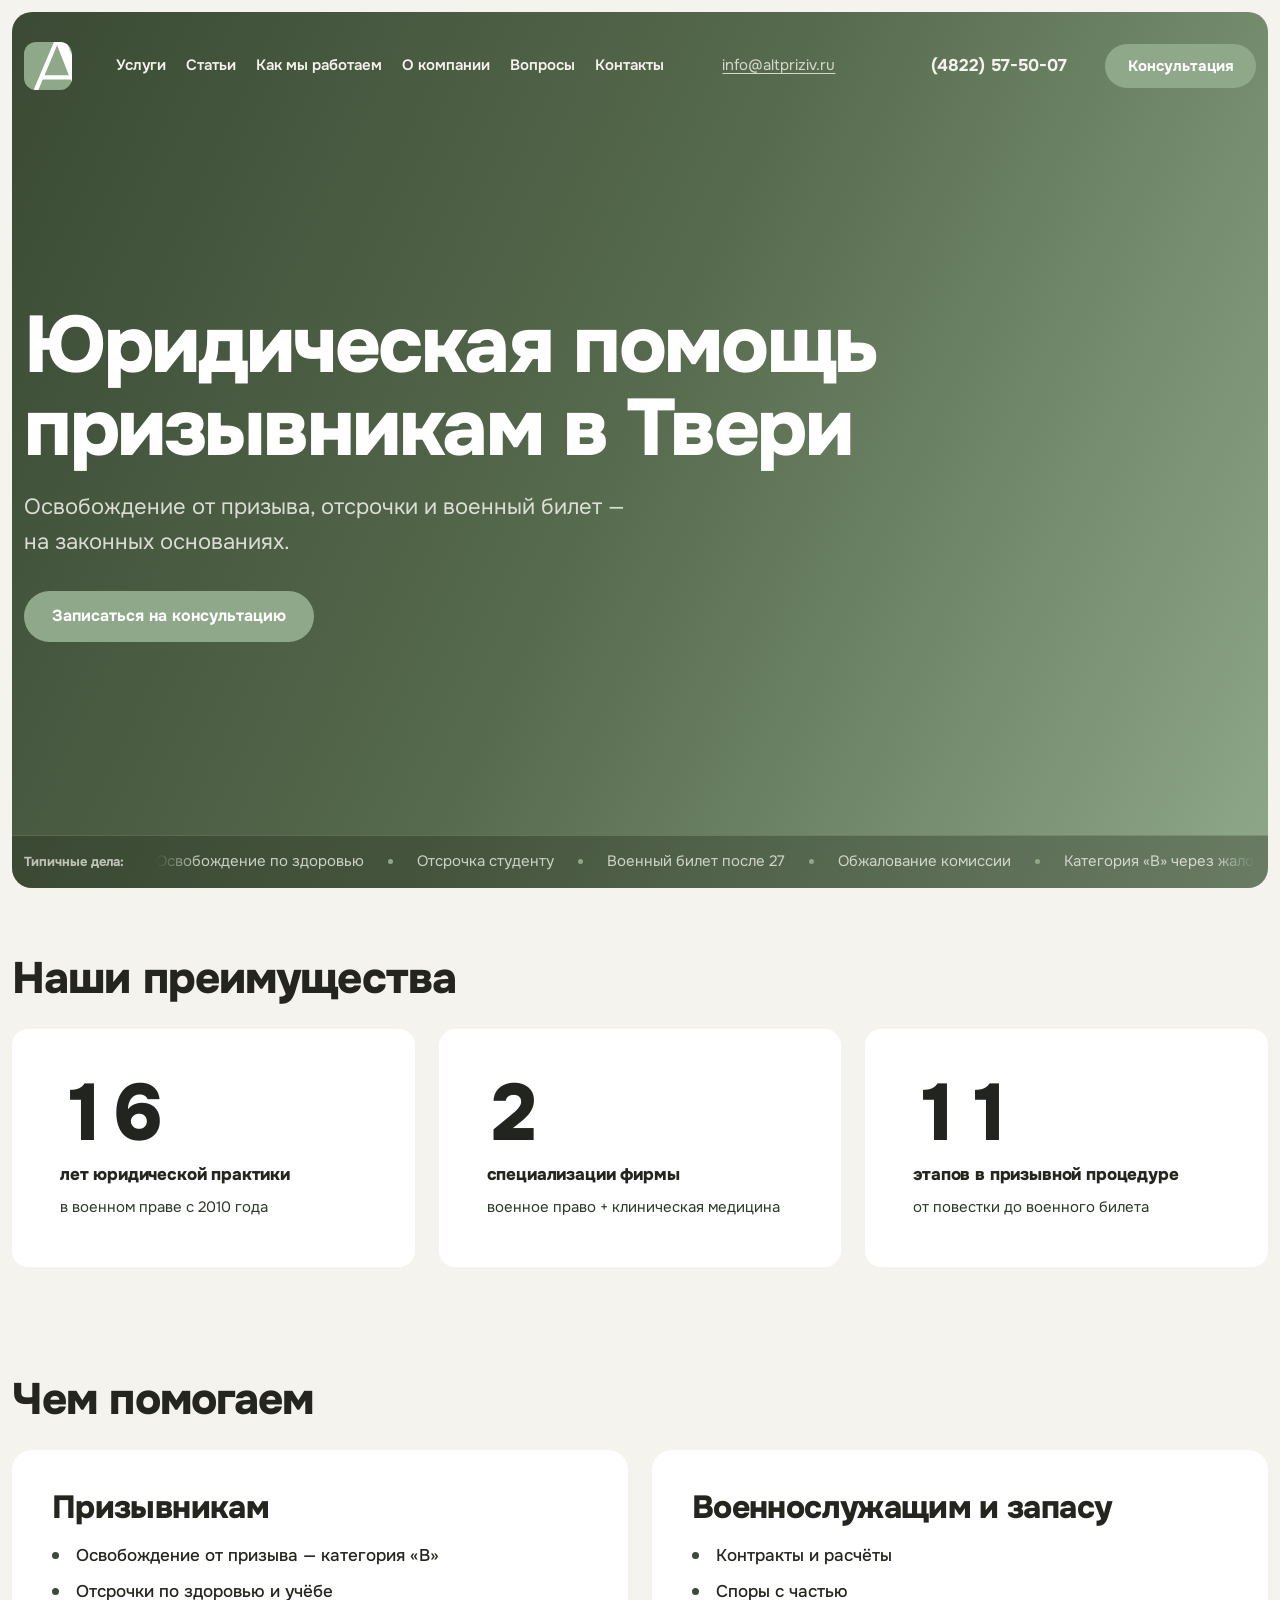
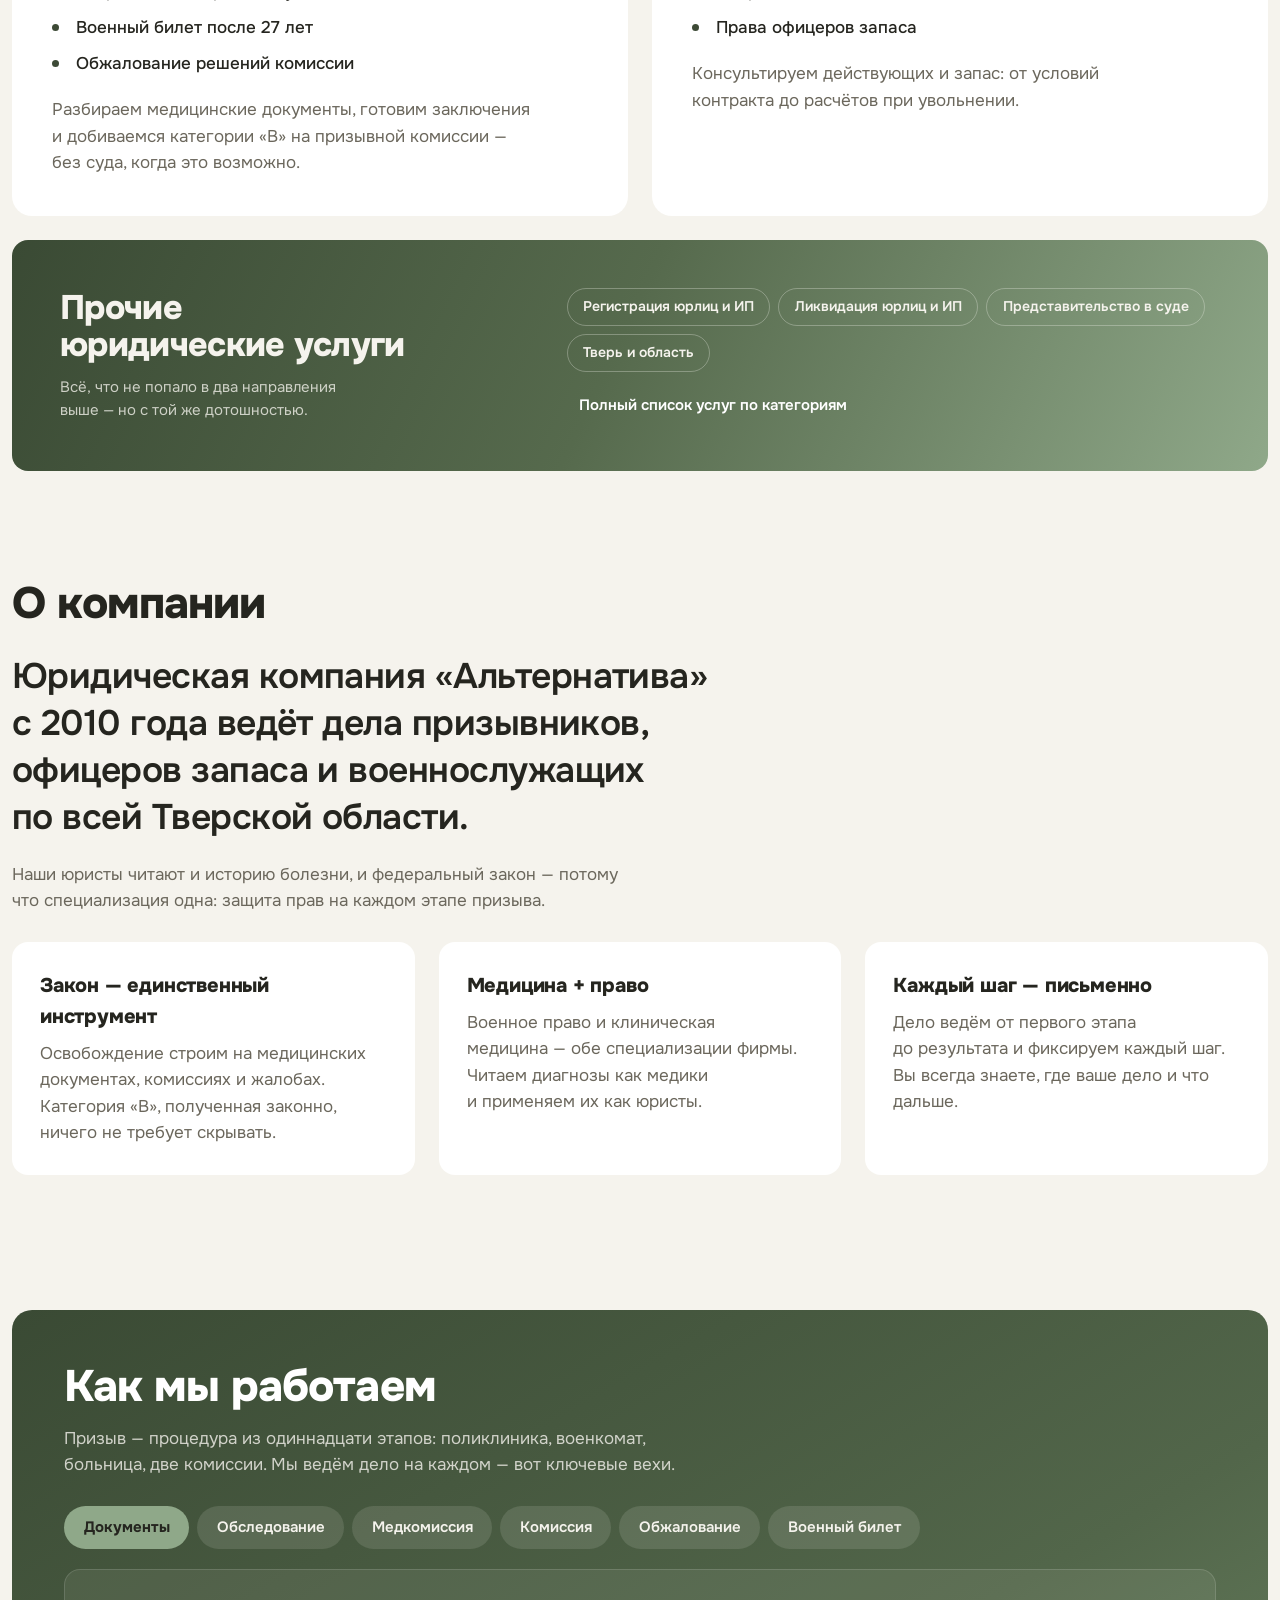
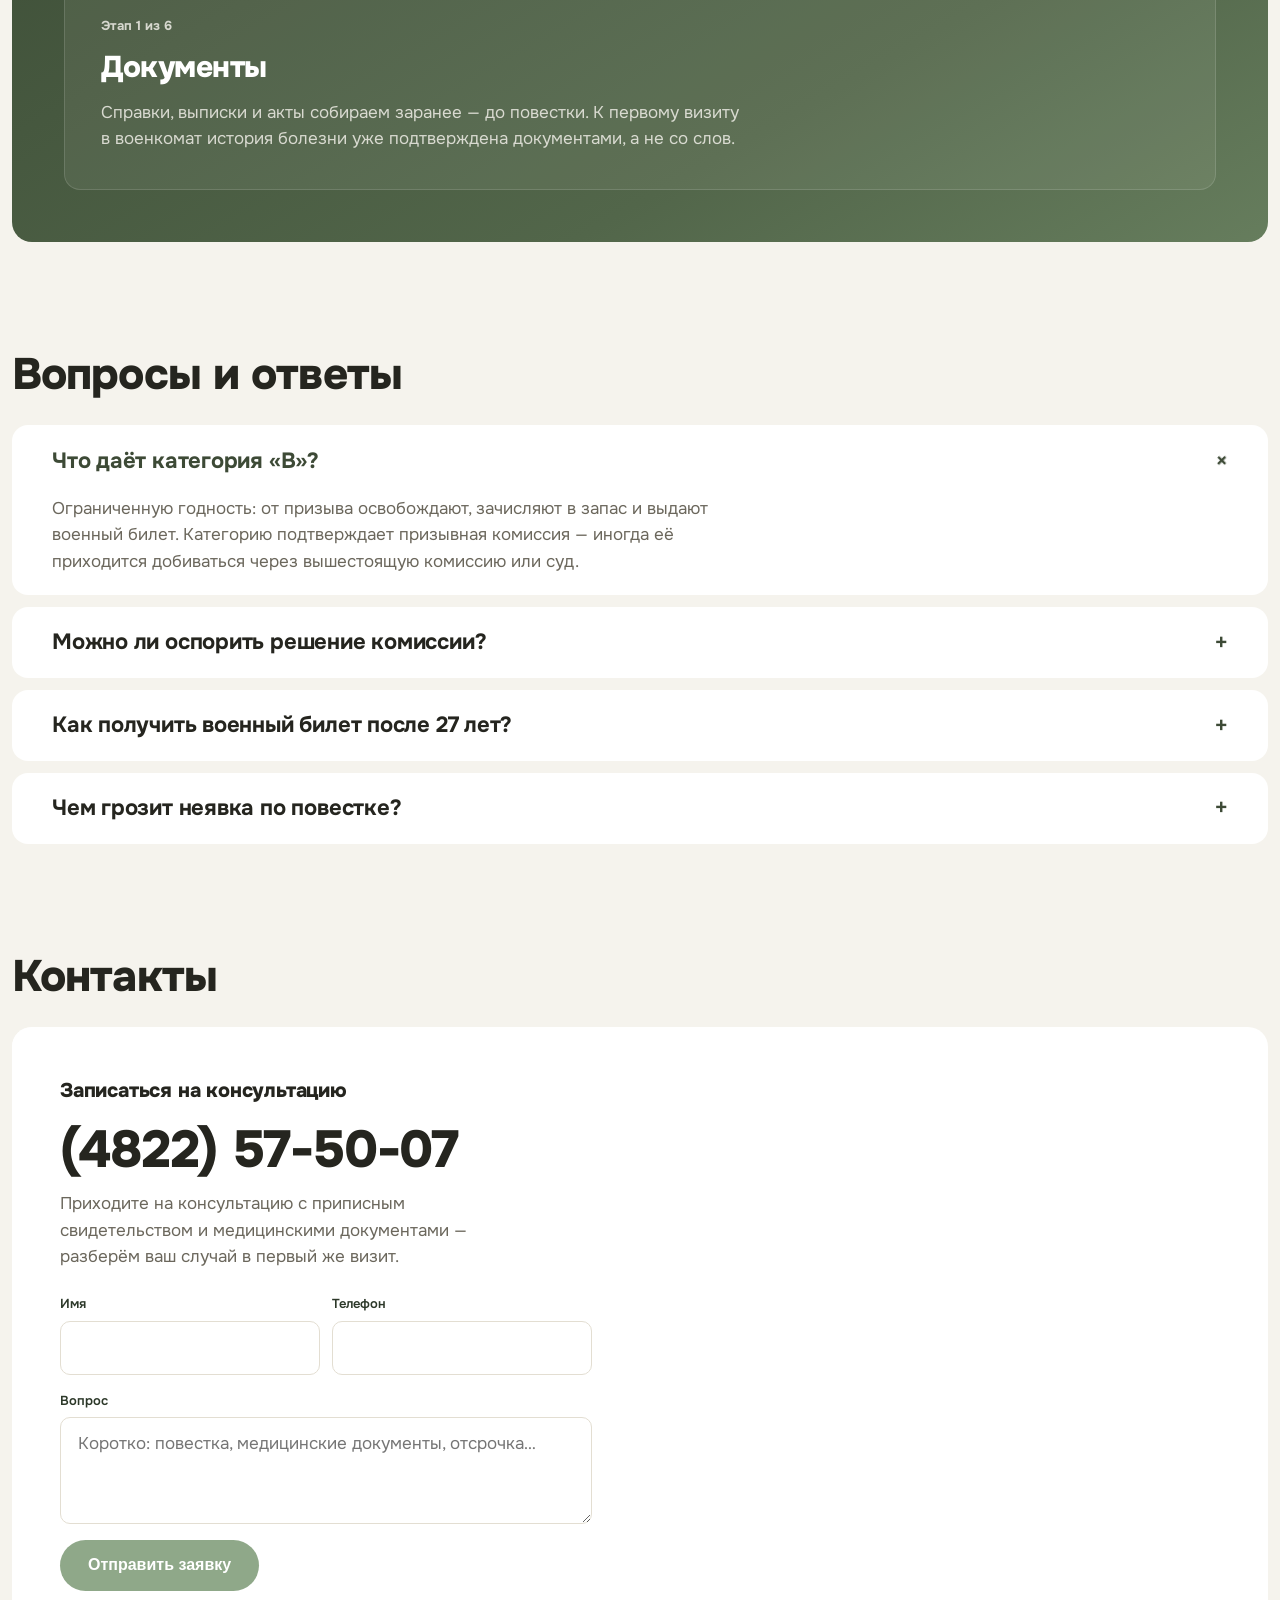
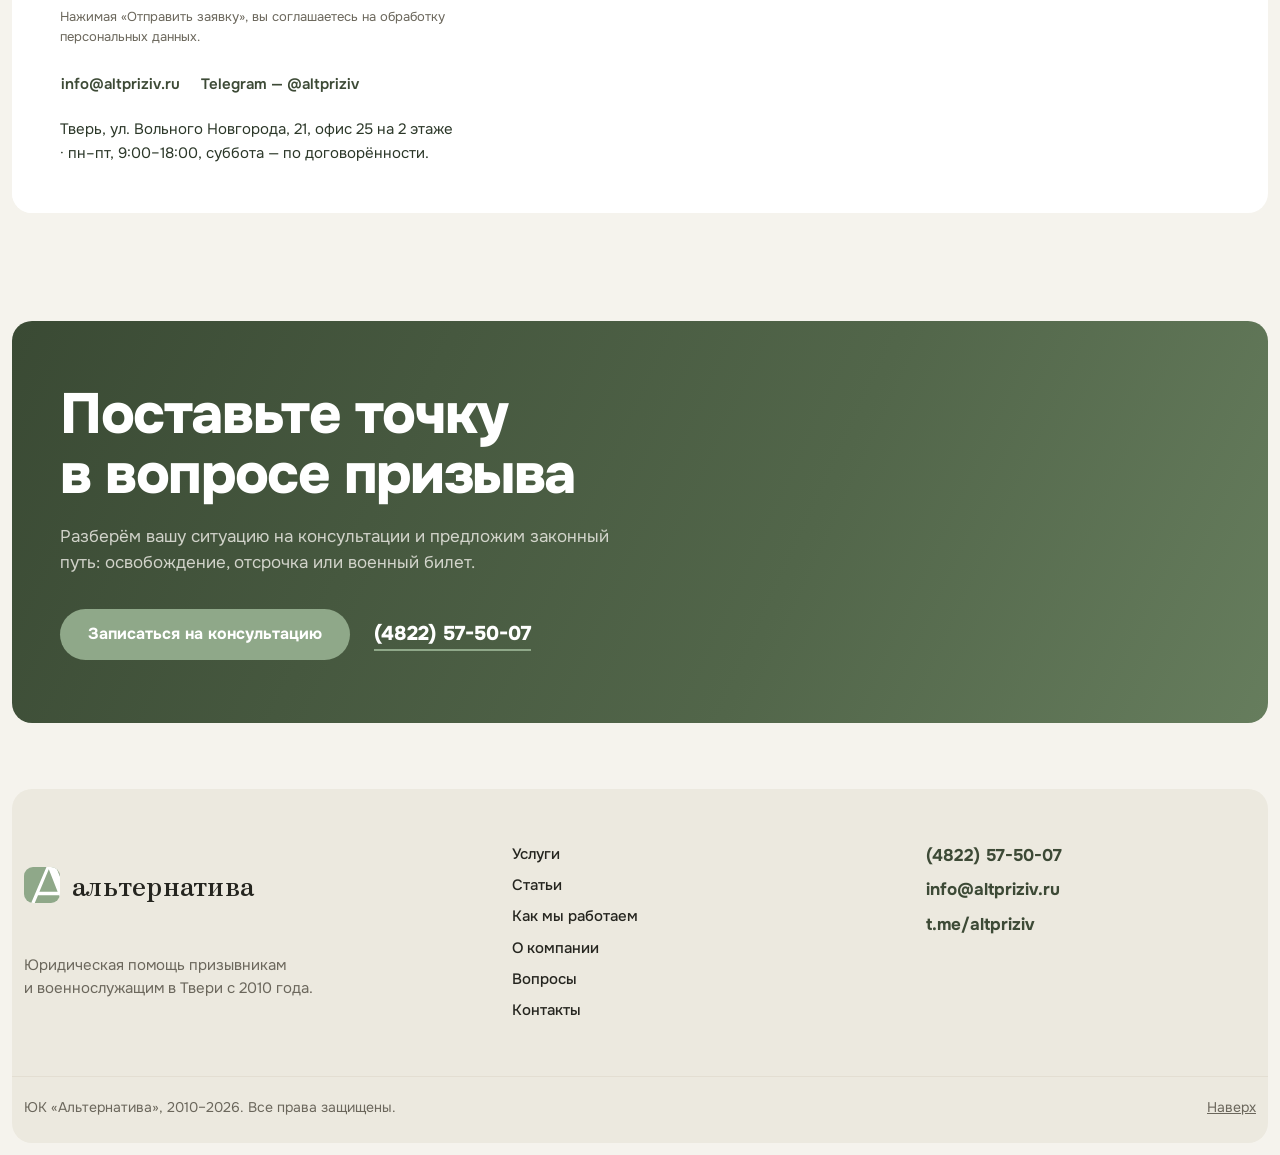
<file: index.html>
<!doctype html>
<html lang="ru">
<head>
  <meta charset="utf-8">
  <meta name="viewport" content="width=device-width, initial-scale=1">
  <title>Альтернатива — юридическая помощь призывникам и военнослужащим в Твери</title>
  <meta name="description" content="ЮК «Альтернатива»: освобождение от призыва, отсрочки, военный билет. Военное право и клиническая медицина, Тверь, с 2010 года.">
  <link rel="icon" href="assets/logo.svg">
  <link rel="preconnect" href="https://fonts.googleapis.com">
  <link rel="preconnect" href="https://fonts.gstatic.com" crossorigin>
  <link href="https://fonts.googleapis.com/css2?family=Onest:wght@400;500;600;700;800&family=Zen+Antique&display=swap" rel="stylesheet">
  <link rel="stylesheet" href="css/style.css">
  <script src="js/icons.js"></script>
  <script src="js/vendor/iconify-icon.min.js"></script>
</head>
<body>

<main id="top">

  <!-- Герой: баннер по экрану — заголовок, статистика со счётчиками, лента типичных дел -->
  <section class="hero">
    <header class="site-header">
  <div class="container header__row">    <div class="header__group">
      <a class="header__brand" href="#top" aria-label="альтернатива — на главную">
        <img src="assets/logo.svg" alt="Логотип «альтернатива»" width="44" height="44">
      </a>
      <nav class="header__nav" aria-label="Разделы">
        <a href="services.html">Услуги</a>
        <a href="blog.html">Статьи</a>
        <a href="#path">Как мы работаем</a>
        <a href="#about">О компании</a>
        <a href="#faq">Вопросы</a>
        <a href="#contact">Контакты</a>
      </nav>
    </div>
    <div class="header__contacts">
      <a class="header__mail" href="mailto:info@altpriziv.ru">info@altpriziv.ru</a>
      <a class="header__phone" href="tel:+74822575007">(4822) 57-50-07</a>
    </div>
    <a class="btn btn--sm" href="#contact">Консультация</a>
    <button class="header__menu" type="button" aria-expanded="false" aria-controls="menu-sheet"><iconify-icon icon="ph:list-bold" aria-hidden="true"></iconify-icon><span class="header__menu-label">Меню</span></button>
  </div>
  <div class="container menu-sheet" id="menu-sheet" hidden>
    <a href="services.html">Услуги</a>
    <a href="blog.html">Статьи</a>
    <a href="#path">Как мы работаем</a>
    <a href="#about">О компании</a>
    <a href="#faq">Вопросы</a>
    <a href="#contact">Контакты</a>
    <a href="mailto:info@altpriziv.ru"><iconify-icon icon="ph:envelope-simple" aria-hidden="true"></iconify-icon>info@altpriziv.ru</a>
    <a href="tel:+74822575007"><iconify-icon icon="ph:phone" aria-hidden="true"></iconify-icon>(4822) 57-50-07</a>
  </div>
</header>

    <div class="container hero__inner">
      <h1>Юридическая помощь призывникам в&nbsp;Твери</h1>
      <p class="hero__lead">Освобождение от&nbsp;призыва, отсрочки и&nbsp;военный билет&nbsp;— на&nbsp;законных основаниях.</p>
      <div class="hero__actions">
        <a class="btn" href="#contact">Записаться на консультацию</a>
      </div>
    </div>

    <div class="hero__ticker" aria-label="Типичные дела фирмы">
      <div class="container ticker__wrap">
        <span class="ticker__tag">Типичные дела:</span>
        <div class="ticker__viewport">
          <div class="ticker__track">
            <div class="ticker__group">
              <span class="ticker__item">Освобождение по здоровью</span>
              <span class="ticker__item">Отсрочка студенту</span>
              <span class="ticker__item">Военный билет после 27</span>
              <span class="ticker__item">Обжалование комиссии</span>
              <span class="ticker__item">Категория «В» через жалобу</span>
              <span class="ticker__item">Защита военнослужащего</span>
            </div>
            <div class="ticker__group" aria-hidden="true">
              <span class="ticker__item">Освобождение по здоровью</span>
              <span class="ticker__item">Отсрочка студенту</span>
              <span class="ticker__item">Военный билет после 27</span>
              <span class="ticker__item">Обжалование комиссии</span>
              <span class="ticker__item">Категория «В» через жалобу</span>
              <span class="ticker__item">Защита военнослужащего</span>
            </div>
          </div>
        </div>
      </div>
    </div>
  </section>

  <!-- Наши преимущества: мятные поля с тёмными цифрами -->
  <section class="advantages container" aria-labelledby="advantages-title">
    <h2 class="section-title" id="advantages-title">Наши преимущества</h2>
    <div class="advantages__grid">
      <article class="adv">
        <span class="adv__num" data-count="16">16</span>
        <h3 class="adv__title">лет юридической практики</h3>
        <p class="adv__note">в военном праве с 2010 года</p>
      </article>
      <article class="adv">
        <span class="adv__num" data-count="2">2</span>
        <h3 class="adv__title">специализации фирмы</h3>
        <p class="adv__note">военное право + клиническая медицина</p>
      </article>
      <article class="adv">
        <span class="adv__num" data-count="11">11</span>
        <h3 class="adv__title">этапов в призывной процедуре</h3>
        <p class="adv__note">от повестки до военного билета</p>
      </article>
    </div>
  </section>

  <!-- Чем помогаем: две большие карточки-направления, как бренд-карточки на референсе -->
  <section class="services container" id="services">
    <h2 class="section-title">Чем помогаем</h2>
    <div class="brandcards">
      <article class="brandcard brandcard--mint">
        <div class="brandcard__body">
          <h3>Призывникам</h3>
          <ul class="brandcard__list">
            <li>Освобождение от призыва — категория «В»</li>
            <li>Отсрочки по здоровью и учёбе</li>
            <li>Военный билет после 27 лет</li>
            <li>Обжалование решений комиссии</li>
          </ul>
          <p class="brandcard__note">Разбираем медицинские документы, готовим заключения и&nbsp;добиваемся категории «В» на&nbsp;призывной комиссии&nbsp;— без суда, когда это возможно.</p>
        </div>
      </article>
      <article class="brandcard brandcard--paper">
        <div class="brandcard__body">
          <h3>Военнослужащим и&nbsp;запасу</h3>
          <ul class="brandcard__list">
            <li>Контракты и расчёты</li>
            <li>Споры с частью</li>
            <li>Права офицеров запаса</li>
          </ul>
          <p class="brandcard__note">Консультируем действующих и&nbsp;запас: от&nbsp;условий контракта до&nbsp;расчётов при&nbsp;увольнении.</p>
        </div>
      </article>
    </div>
    <aside class="services-extra">
      <div class="services-extra__body">
        <h3>Прочие юридические услуги</h3>
        <p>Всё, что&nbsp;не&nbsp;попало в&nbsp;два направления выше&nbsp;— но&nbsp;с&nbsp;той&nbsp;же дотошностью.</p>
      </div>
      <div class="services-extra__side">
        <ul class="services-extra__chips">
          <li>Регистрация юрлиц и&nbsp;ИП</li>
          <li>Ликвидация юрлиц и&nbsp;ИП</li>
          <li>Представительство в&nbsp;суде</li>
          <li>Тверь и&nbsp;область</li>
        </ul>
        <a class="find-pill" href="services.html">Полный список услуг по категориям</a>
      </div>
    </aside>
  </section>

  <!-- О компании: манифест + три принципа, как «Принципы — наш фундамент» на референсе -->
  <section class="about container" id="about">
    <h2 class="section-title">О компании</h2>
    <p class="about-lede">Юридическая компания «Альтернатива» с&nbsp;2010&nbsp;года ведёт дела призывников, офицеров запаса и&nbsp;военнослужащих по&nbsp;всей Тверской области.</p>
    <p class="about-add">Наши юристы читают и&nbsp;историю болезни, и&nbsp;федеральный закон&nbsp;— потому что специализация одна: защита прав на&nbsp;каждом этапе призыва.</p>
    <div class="principles">
      <article class="principle">
        <h3>Закон — единственный инструмент</h3>
        <p>Освобождение строим на&nbsp;медицинских документах, комиссиях и&nbsp;жалобах. Категория «В», полученная законно, ничего не&nbsp;требует скрывать.</p>
      </article>
      <article class="principle">
        <h3>Медицина + право</h3>
        <p>Военное право и&nbsp;клиническая медицина&nbsp;— обе специализации фирмы. Читаем диагнозы как медики и&nbsp;применяем их как юристы.</p>
      </article>
      <article class="principle">
        <h3>Каждый шаг — письменно</h3>
        <p>Дело ведём от&nbsp;первого этапа до&nbsp;результата и&nbsp;фиксируем каждый шаг. Вы&nbsp;всегда знаете, где&nbsp;ваше дело и&nbsp;что дальше.</p>
      </article>
    </div>
  </section>

  <!-- Как мы работаем: интерактивный таймлайн этапов, как «Наша история» на референсе -->
  <section class="path container" id="path">
    <div class="path-panel">
      <h2 class="section-title">Как мы работаем</h2>
      <p class="path-lead">Призыв&nbsp;— процедура из&nbsp;одиннадцати этапов: поликлиника, военкомат, больница, две комиссии. Мы&nbsp;ведём дело на&nbsp;каждом&nbsp;— вот ключевые вехи.</p>
      <div class="timeline">
        <button class="chip is-active" type="button" data-stage="stage-1" aria-controls="stage-1" aria-pressed="true">Документы</button>
        <button class="chip" type="button" data-stage="stage-2" aria-controls="stage-2" aria-pressed="false">Обследование</button>
        <button class="chip" type="button" data-stage="stage-3" aria-controls="stage-3" aria-pressed="false">Медкомиссия</button>
        <button class="chip" type="button" data-stage="stage-4" aria-controls="stage-4" aria-pressed="false">Комиссия</button>
        <button class="chip" type="button" data-stage="stage-5" aria-controls="stage-5" aria-pressed="false">Обжалование</button>
        <button class="chip" type="button" data-stage="stage-6" aria-controls="stage-6" aria-pressed="false">Военный билет</button>
      </div>
      <div class="stages">
        <div class="stage" id="stage-1">
          <p class="stage__num">Этап 1 из 6</p>
          <h3>Документы</h3>
          <p>Справки, выписки и&nbsp;акты собираем заранее&nbsp;— до&nbsp;повестки. К&nbsp;первому визиту в&nbsp;военкомат история болезни уже подтверждена документами, а&nbsp;не&nbsp;со&nbsp;слов.</p>
        </div>
        <div class="stage" id="stage-2" hidden>
          <p class="stage__num">Этап 2 из 6</p>
          <h3>Обследование</h3>
          <p>Диагноз подтверждаем актуальным обследованием: свежие выписки и&nbsp;заключения&nbsp;— то, что медкомиссия примет как доказательство.</p>
        </div>
        <div class="stage" id="stage-3" hidden>
          <p class="stage__num">Этап 3 из 6</p>
          <h3>Медкомиссия</h3>
          <p>На&nbsp;освидетельствовании врачи видят ваши диагнозы, а&nbsp;не&nbsp;общий анамнез. Заявляем категорию «В» и&nbsp;аргументируем её документами.</p>
        </div>
        <div class="stage" id="stage-4" hidden>
          <p class="stage__num">Этап 4 из 6</p>
          <h3>Призывная комиссия</h3>
          <p>Комиссия выносит решение о&nbsp;категории годности. Если оно в&nbsp;вашу пользу&nbsp;— идём за&nbsp;билетом; если нет&nbsp;— готовим обжалование.</p>
        </div>
        <div class="stage" id="stage-5" hidden>
          <p class="stage__num">Этап 5 из 6</p>
          <h3>Обжалование</h3>
          <p>Жалоба в&nbsp;вышестоящую комиссию или&nbsp;суд. До&nbsp;вынесения нового решения исполнение обжалованного приостанавливается.</p>
        </div>
        <div class="stage" id="stage-6" hidden>
          <p class="stage__num">Этап 6 из 6</p>
          <h3>Военный билет</h3>
          <p>Категория «В» подтверждена: зачисление в&nbsp;запас и&nbsp;выдача военного билета. Точка в&nbsp;вопросе призыва&nbsp;— законным путём.</p>
        </div>
      </div>
    </div>
  </section>

  <!-- Вопросы и ответы -->
  <section class="faq container" id="faq">
    <h2 class="section-title">Вопросы и&nbsp;ответы</h2>
    <div class="faq-sheet">
      <details class="faq-card" open>
        <summary>Что даёт категория «В»?</summary>
        <p class="faq-a">Ограниченную годность: от&nbsp;призыва освобождают, зачисляют в&nbsp;запас и&nbsp;выдают военный билет. Категорию подтверждает призывная комиссия&nbsp;— иногда её приходится добиваться через вышестоящую комиссию или суд.</p>
      </details>
      <details class="faq-card">
        <summary>Можно ли оспорить решение комиссии?</summary>
        <p class="faq-a">Да. Жалоба подаётся в&nbsp;вышестоящую призывную комиссию или сразу в&nbsp;суд. До&nbsp;вынесения нового решения выполнение обжалованного решения приостанавливается.</p>
      </details>
      <details class="faq-card">
        <summary>Как получить военный билет после 27&nbsp;лет?</summary>
        <p class="faq-a">После 27&nbsp;лет вас уже не&nbsp;призывают, но&nbsp;военный билет обязаны выдать. На&nbsp;практике военкомат запрашивает объяснения пропуска призывов&nbsp;— в&nbsp;разговоре с&nbsp;ним лучше приходить с&nbsp;юристом.</p>
      </details>
      <details class="faq-card">
        <summary>Чем грозит неявка по повестке?</summary>
        <p class="faq-a">Административной ответственностью по&nbsp;ст.&nbsp;21.5 КоАП. Систематическое уклонение от&nbsp;призыва&nbsp;— уже уголовная ст.&nbsp;328 УК&nbsp;РФ. Если явиться не&nbsp;можете, сообщите об&nbsp;этом письменно.</p>
      </details>
    </div>
  </section>

  <!-- Контакты -->
  <section class="contact container" id="contact">
    <h2 class="section-title">Контакты</h2>
    <div class="find-panel">
      <div class="find-call">
        <h3 class="find-heading">Записаться на&nbsp;консультацию</h3>
        <a class="find-phone" href="tel:+74822575007">(4822) 57-50-07</a>
        <p class="find-note">Приходите на&nbsp;консультацию с&nbsp;приписным свидетельством и&nbsp;медицинскими документами&nbsp;— разберём ваш случай в&nbsp;первый&nbsp;же визит.</p>
        <form class="apply" id="apply-form" method="post" action="mailto:info@altpriziv.ru" enctype="text/plain">
          <div class="apply__row">
            <div class="apply__field">
              <label for="af-name">Имя</label>
              <input id="af-name" name="name" type="text" autocomplete="name">
            </div>
            <div class="apply__field">
              <label for="af-phone">Телефон</label>
              <input id="af-phone" name="phone" type="tel" autocomplete="tel" required>
            </div>
          </div>
          <div class="apply__field">
            <label for="af-q">Вопрос</label>
            <textarea id="af-q" name="question" rows="3" placeholder="Коротко: повестка, медицинские документы, отсрочка…"></textarea>
          </div>
          <button class="btn" type="submit">Отправить заявку</button>
          <p class="apply__hint">Нажимая «Отправить заявку», вы соглашаетесь на обработку персональных данных.</p>
        </form>
        <div class="find-pills">
          <a class="find-pill" href="mailto:info@altpriziv.ru">info@altpriziv.ru</a>
          <a class="find-pill" href="https://t.me/altpriziv">Telegram — @altpriziv</a>
        </div>
        <p class="find-address">Тверь, ул. Вольного Новгорода, 21, офис 25 на&nbsp;2&nbsp;этаже · пн–пт, 9:00–18:00, суббота&nbsp;— по&nbsp;договорённости.</p>
      </div>
      <div class="find-maprow">
        <div class="find-map">
          <iframe src="https://yandex.ru/map-widget/v1/?z=17&text=%D0%A2%D0%B2%D0%B5%D1%80%D1%8C%2C%20%D1%83%D0%BB%D0%B8%D1%86%D0%B0%20%D0%92%D0%BE%D0%BB%D1%8C%D0%BD%D0%BE%D0%B3%D0%BE%20%D0%9D%D0%BE%D0%B2%D0%B3%D0%BE%D1%80%D0%BE%D0%B4%D0%B0%2C%2021" title="Карта: офис на улице Вольного Новгорода, 21" loading="lazy" allowfullscreen></iframe>
        </div>
      </div>
    </div>
  </section>

  <!-- Финальный призыв, как последний блок референса -->
  <section class="cta container" aria-label="Записаться на консультацию">
    <div class="cta-panel">
      <h2>Поставьте точку в&nbsp;вопросе призыва</h2>
      <p>Разберём вашу ситуацию на&nbsp;консультации и&nbsp;предложим законный путь: освобождение, отсрочка или&nbsp;военный билет.</p>
      <div class="cta-actions">
        <a class="btn" href="#contact">Записаться на консультацию</a>
        <a class="cta-phone" href="tel:+74822575007">(4822) 57-50-07</a>
      </div>
    </div>
  </section>

</main>

<footer class="site-footer">
  <div class="container footer__grid">
    <div class="footer__brand">
      <img src="assets/logo.svg" alt="" width="36" height="36">
      <p class="footer__name">альтернатива</p>
      <p>Юридическая помощь призывникам и&nbsp;военнослужащим в&nbsp;Твери с&nbsp;2010&nbsp;года.</p>
    </div>
    <nav class="footer__nav" aria-label="Разделы">
      <a href="services.html">Услуги</a>
      <a href="blog.html">Статьи</a>
      <a href="#path">Как мы работаем</a>
      <a href="#about">О компании</a>
      <a href="#faq">Вопросы</a>
      <a href="#contact">Контакты</a>
    </nav>
    <div class="footer__contacts">
      <a href="tel:+74822575007">(4822) 57-50-07</a>
      <a href="mailto:info@altpriziv.ru">info@altpriziv.ru</a>
      <a href="https://t.me/altpriziv">t.me/altpriziv</a>
    </div>
  </div>
  <div class="container footer__legal">
    <p>ЮК «Альтернатива», 2010–2026. Все права защищены.</p>
    <a href="#top">Наверх</a>
  </div>
</footer>

<script src="js/main.js"></script>
</body>
</html>
</file>
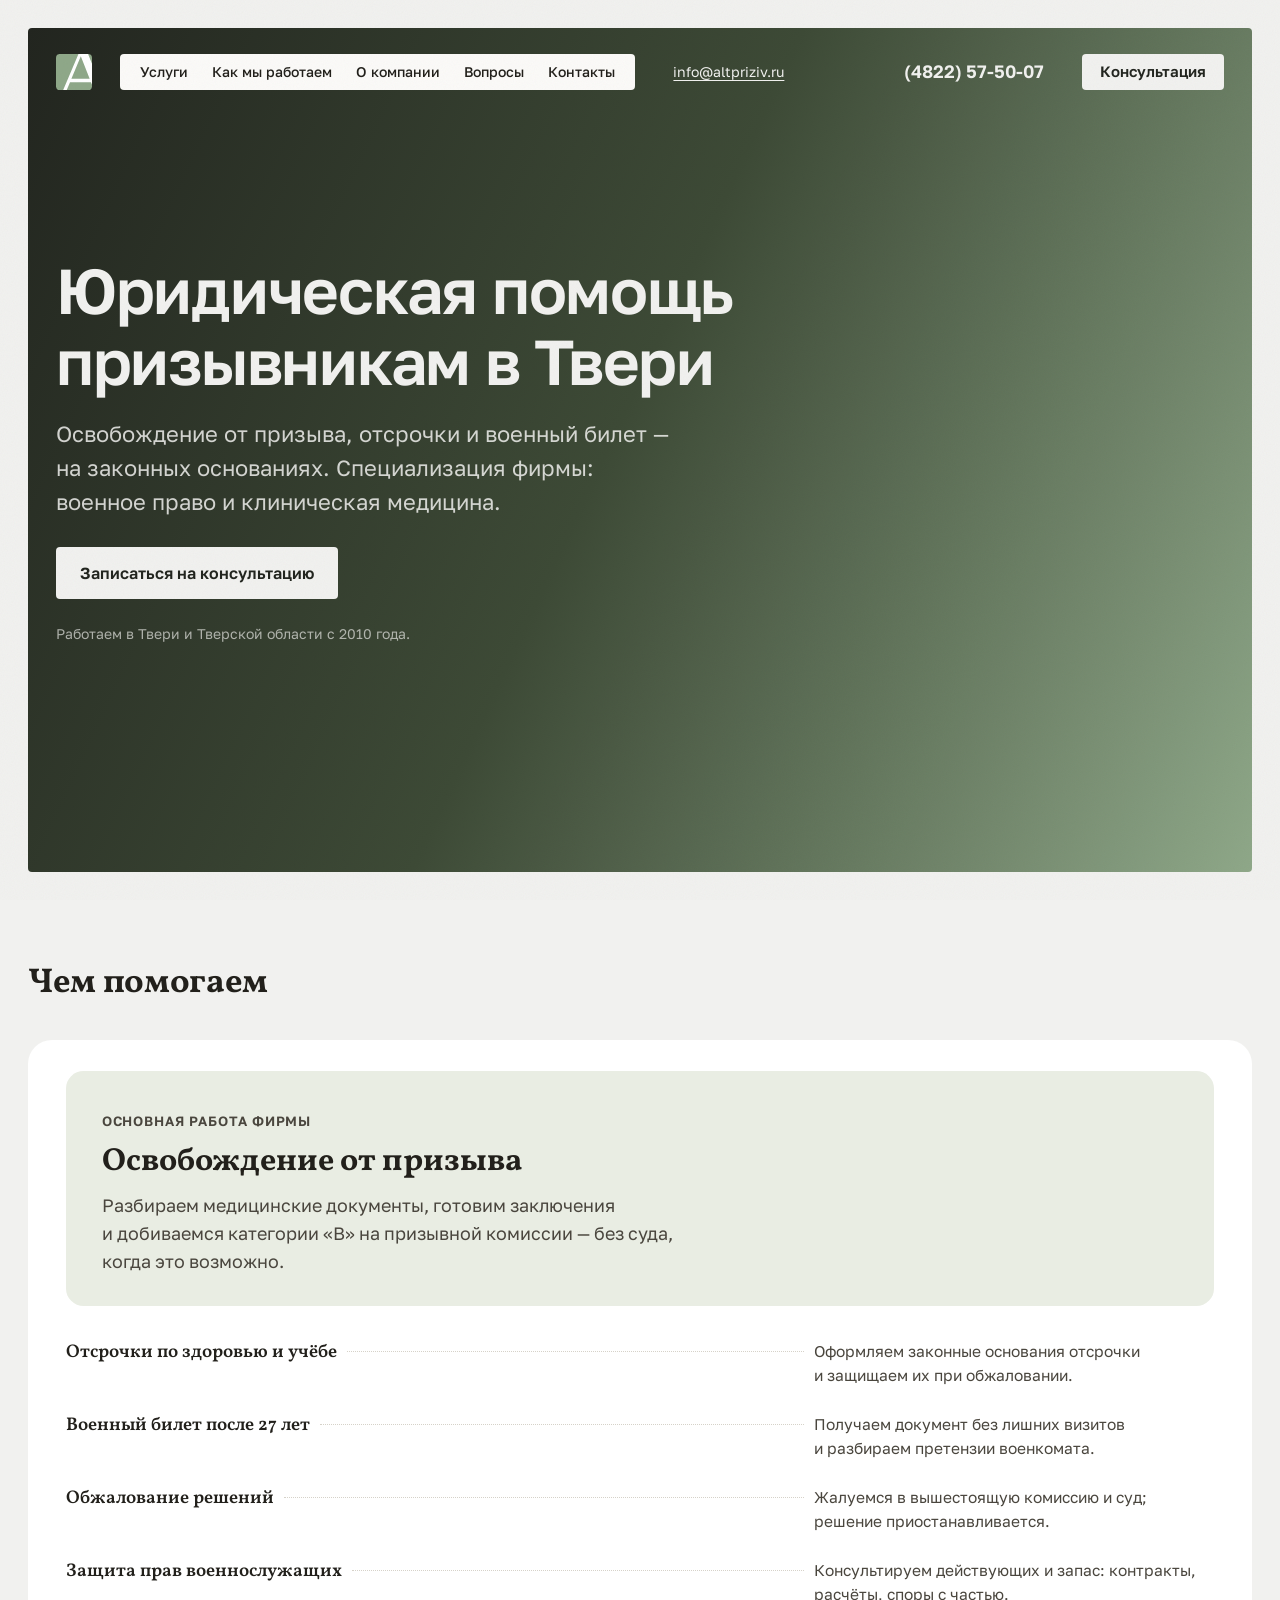
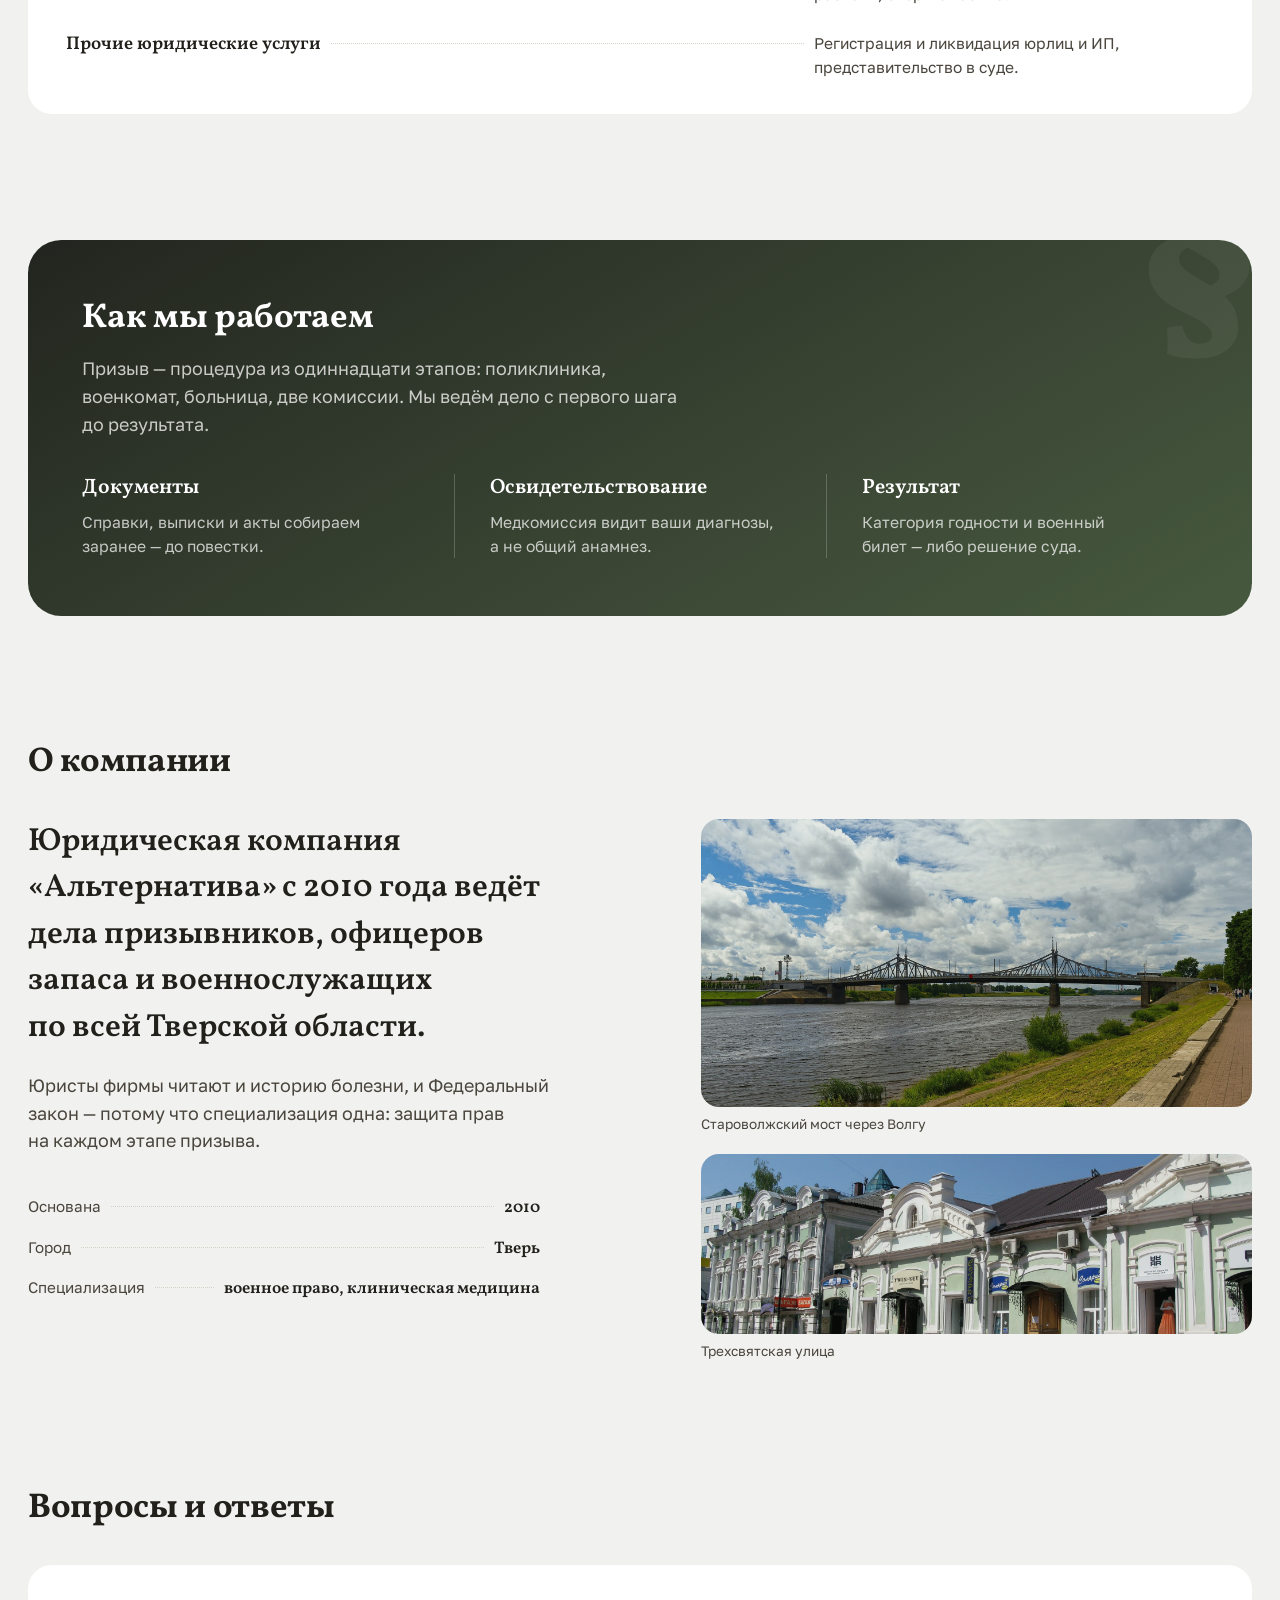
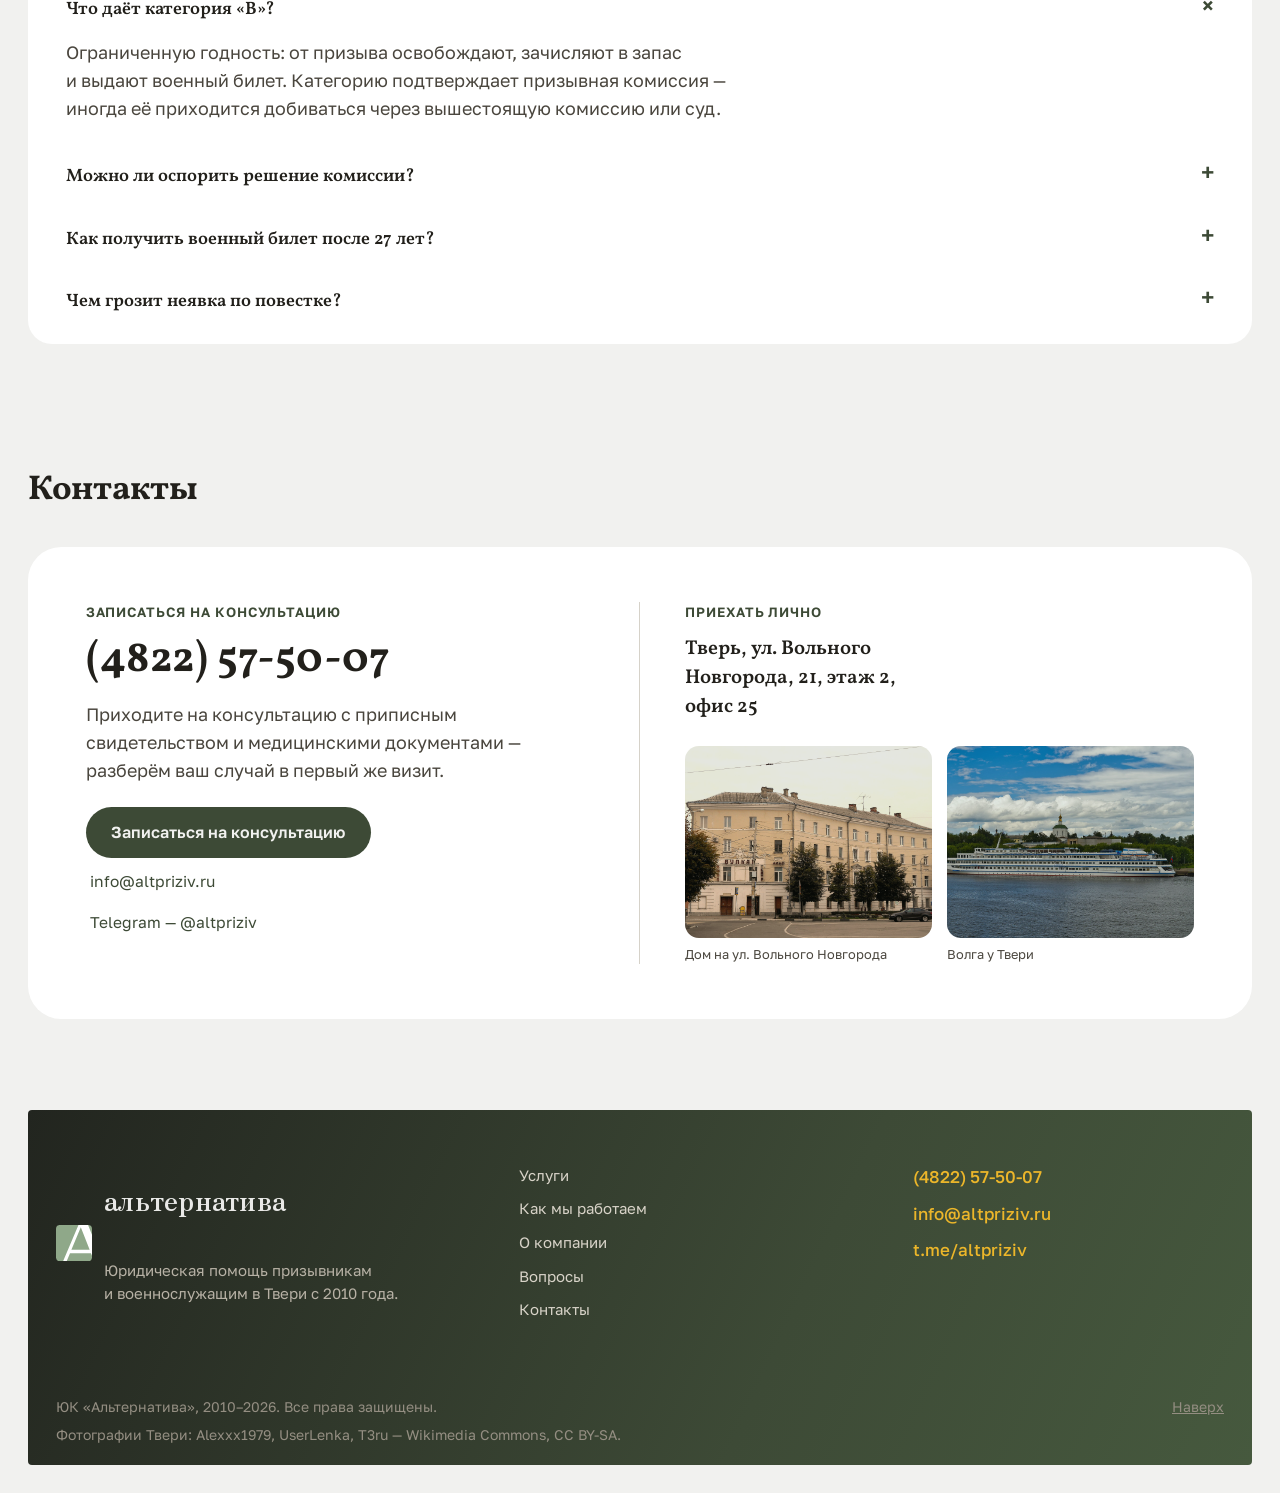
<file: site/index.html>
<!doctype html>
<html lang="ru">
<head>
<meta charset="utf-8">
<meta name="viewport" content="width=device-width, initial-scale=1">
<title>Альтернатива — юридическая помощь призывникам и военнослужащим в Твери</title>
<meta name="description" content="ЮК «Альтернатива»: освобождение от призыва, отсрочки, военный билет. Военное право и клиническая медицина, Тверь, с 2010 года.">
<link rel="icon" href="assets/logo.svg">
<link rel="preconnect" href="https://fonts.googleapis.com">
<link rel="preconnect" href="https://fonts.gstatic.com" crossorigin>
<link href="https://fonts.googleapis.com/css2?family=Golos+Text:wght@400;500;600&family=Vollkorn:wght@600;700;900&family=Zen+Antique&display=swap" rel="stylesheet">
<link rel="stylesheet" href="css/style.css">
</head>
<body>

<main id="top">

  <!-- Герой: баннер по экрану, шапка внутри него -->
  <section class="hero">
    <header class="site-header">
  <div class="container header__row">    <div class="header__group">
      <a class="header__brand" href="#top" aria-label="альтернатива — на главную">
        <img src="assets/logo.svg" alt="Логотип «альтернатива»" width="36" height="36">
      </a>
      <nav class="header__nav" aria-label="Разделы">
        <a href="#services">Услуги</a>
        <a href="#path">Как мы работаем</a>
        <a href="#about">О компании</a>
        <a href="#faq">Вопросы</a>
        <a href="#contact">Контакты</a>
      </nav>
    </div>
    <div class="header__contacts">
      <a class="header__mail" href="mailto:info@altpriziv.ru">info@altpriziv.ru</a>
      <a class="header__phone" href="tel:+74822575007">(4822) 57-50-07</a>
    </div>
    <a class="btn btn--sm" href="#contact">Консультация</a>
    <button class="header__menu" type="button" aria-expanded="false" aria-controls="menu-sheet">Меню</button>
  </div>
  <div class="container menu-sheet" id="menu-sheet" hidden>
    <a href="#services">Услуги</a>
    <a href="#path">Как мы работаем</a>
    <a href="#about">О компании</a>
    <a href="#faq">Вопросы</a>
    <a href="#contact">Контакты</a>
    <a href="mailto:info@altpriziv.ru">info@altpriziv.ru</a>
    <a href="tel:+74822575007">(4822) 57-50-07</a>
  </div>
</header>

    <div class="container hero__inner">
      <div class="hero__text">
        <h1>Юридическая помощь призывникам в&nbsp;Твери</h1>
        <p class="hero__lead">Освобождение от&nbsp;призыва, отсрочки и&nbsp;военный билет&nbsp;— на&nbsp;законных основаниях. Специализация фирмы: военное право и&nbsp;клиническая медицина.</p>
        <div class="hero__actions">
          <a class="btn" href="#contact">Записаться на консультацию</a>
        </div>
        <p class="hero__facts">Работаем в Твери и Тверской области с 2010 года.</p>
      </div>
    </div>
  </section>

  <!-- Услуги -->
  <section class="services container" id="services">
    <h2 class="section-title">Чем помогаем</h2>
    <div class="services-panel">
      <div class="service-featured">
        <p class="service-tag">Основная работа фирмы</p>
        <h3>Освобождение от призыва</h3>
        <p>Разбираем медицинские документы, готовим заключения и&nbsp;добиваемся категории «В» на&nbsp;призывной комиссии&nbsp;— без суда, когда это возможно.</p>
      </div>
      <div class="service-row">
        <h3>Отсрочки по здоровью и учёбе</h3>
        <span class="dots" aria-hidden="true"></span>
        <p>Оформляем законные основания отсрочки и&nbsp;защищаем их при обжаловании.</p>
      </div>
      <div class="service-row">
        <h3>Военный билет после 27 лет</h3>
        <span class="dots" aria-hidden="true"></span>
        <p>Получаем документ без лишних визитов и&nbsp;разбираем претензии военкомата.</p>
      </div>
      <div class="service-row">
        <h3>Обжалование решений</h3>
        <span class="dots" aria-hidden="true"></span>
        <p>Жалуемся в&nbsp;вышестоящую комиссию и&nbsp;суд; решение приостанавливается.</p>
      </div>
      <div class="service-row">
        <h3>Защита прав военнослужащих</h3>
        <span class="dots" aria-hidden="true"></span>
        <p>Консультируем действующих и&nbsp;запас: контракты, расчёты, споры с&nbsp;частью.</p>
      </div>
      <div class="service-row">
        <h3>Прочие юридические услуги</h3>
        <span class="dots" aria-hidden="true"></span>
        <p>Регистрация и&nbsp;ликвидация юрлиц и&nbsp;ИП, представительство в&nbsp;суде.</p>
      </div>
    </div>
  </section>

  <!-- Как мы работаем -->
  <section class="path container" id="path">
    <div class="path-panel">
      <span class="path-mark" aria-hidden="true">§</span>
      <h2 class="section-title">Как мы работаем</h2>
      <p class="path-lead">Призыв&nbsp;— процедура из&nbsp;одиннадцати этапов: поликлиника, военкомат, больница, две комиссии. Мы&nbsp;ведём дело с&nbsp;первого шага до&nbsp;результата.</p>
      <div class="path__steps">
        <div class="step">
          <h3>Документы</h3>
          <p>Справки, выписки и&nbsp;акты собираем заранее&nbsp;— до&nbsp;повестки.</p>
        </div>
        <div class="step">
          <h3>Освидетельствование</h3>
          <p>Медкомиссия видит ваши диагнозы, а&nbsp;не&nbsp;общий анамнез.</p>
        </div>
        <div class="step">
          <h3>Результат</h3>
          <p>Категория годности и&nbsp;военный билет&nbsp;— либо решение суда.</p>
        </div>
      </div>
    </div>
  </section>

  <!-- О компании -->
  <section class="about container" id="about">
    <h2 class="section-title">О компании</h2>
    <div class="about-grid">
      <div class="about-text">
        <p class="about-lede">Юридическая компания «Альтернатива» с&nbsp;2010&nbsp;года ведёт дела призывников, офицеров запаса и&nbsp;военнослужащих по&nbsp;всей Тверской области.</p>
        <p class="about-add">Юристы фирмы читают и&nbsp;историю болезни, и&nbsp;Федеральный закон&nbsp;— потому что специализация одна: защита прав на&nbsp;каждом этапе призыва.</p>
        <dl class="about-facts">
          <div class="fact-row"><dt>Основана</dt><span class="dots" aria-hidden="true"></span><dd>2010</dd></div>
          <div class="fact-row"><dt>Город</dt><span class="dots" aria-hidden="true"></span><dd>Тверь</dd></div>
          <div class="fact-row"><dt>Специализация</dt><span class="dots" aria-hidden="true"></span><dd>военное право, клиническая медицина</dd></div>
        </dl>
      </div>
      <div class="about-media">
        <figure>
          <div class="ph"><img src="assets/tver-volga-river-starovolzhsky-bridge-p7221261-2350.jpg" alt="Староволжский мост через Волгу в Твери" loading="lazy" width="960" height="640"></div>
          <figcaption>Староволжский мост через Волгу</figcaption>
        </figure>
        <figure>
          <div class="ph"><img class="ph-second" src="assets/25-2014-img-4687-e1.jpg" alt="Трехсвятская улица в Твери" loading="lazy" width="960" height="640"></div>
          <figcaption>Трехсвятская улица</figcaption>
        </figure>
      </div>
    </div>
  </section>

  <!-- Вопросы и ответы -->
  <section class="faq container" id="faq">
    <h2 class="section-title">Вопросы и&nbsp;ответы</h2>
    <div class="faq-panel">
      <details open>
        <summary>Что даёт категория «В»?</summary>
        <p class="faq-a">Ограниченную годность: от&nbsp;призыва освобождают, зачисляют в&nbsp;запас и&nbsp;выдают военный билет. Категорию подтверждает призывная комиссия&nbsp;— иногда её приходится добиваться через вышестоящую комиссию или суд.</p>
      </details>
      <details>
        <summary>Можно ли оспорить решение комиссии?</summary>
        <p class="faq-a">Да. Жалоба подаётся в&nbsp;вышестоящую призывную комиссию или сразу в&nbsp;суд. До&nbsp;вынесения нового решения выполнение обжалованного решения приостанавливается.</p>
      </details>
      <details>
        <summary>Как получить военный билет после 27 лет?</summary>
        <p class="faq-a">После 27&nbsp;лет вас уже не&nbsp;призывают, но&nbsp;военный билет обязаны выдать. На&nbsp;практике военкомат запрашивает объяснения пропуска призывов&nbsp;— в&nbsp;разговоре с&nbsp;ним лучше приходить с&nbsp;юристом.</p>
      </details>
      <details>
        <summary>Чем грозит неявка по повестке?</summary>
        <p class="faq-a">Административной ответственностью по&nbsp;ст.&nbsp;21.5 КоАП. Систематическое уклонение от&nbsp;призыва&nbsp;— уже уголовная ст.&nbsp;328 УК&nbsp;РФ. Если явиться не&nbsp;можете, сообщите об&nbsp;этом письменно.</p>
      </details>
    </div>
  </section>

  <!-- Контакты -->
  <section class="contact container" id="contact">
    <h2 class="section-title">Контакты</h2>
    <div class="find-panel">
      <span class="find-mark" aria-hidden="true">А</span>
      <div class="find-call">
        <p class="find-label">Записаться на консультацию</p>
        <a class="find-phone" href="tel:+74822575007">(4822) 57-50-07</a>
        <p class="find-note">Приходите на&nbsp;консультацию с&nbsp;приписным свидетельством и&nbsp;медицинскими документами&nbsp;— разберём ваш случай в&nbsp;первый&nbsp;же визит.</p>
        <div class="find-actions">
          <a class="btn" href="mailto:info@altpriziv.ru?subject=Консультация&body=Телефон:%20">Записаться на консультацию</a>
          <a class="find-pill" href="mailto:info@altpriziv.ru">info@altpriziv.ru</a>
          <a class="find-pill" href="https://t.me/altpriziv">Telegram — @altpriziv</a>
        </div>
      </div>
      <div class="find-visit">
        <p class="find-label">Приехать лично</p>
        <p class="find-addr">Тверь, ул.&nbsp;Вольного Новгорода, 21, этаж&nbsp;2, офис&nbsp;25</p>
        <div class="find-photos">
          <figure>
            <div class="ph"><img src="assets/23.jpg" alt="Дом на улице Вольного Новгорода, где находится офис" loading="lazy" width="340" height="340"></div>
            <figcaption>Дом на ул. Вольного Новгорода</figcaption>
          </figure>
          <figure>
            <div class="ph"><img src="assets/tver-volga-river-cruise-ship-mikhail-bulgakov.jpg" alt="Волга у Твери" loading="lazy" width="720" height="480"></div>
            <figcaption>Волга у Твери</figcaption>
          </figure>
        </div>
      </div>
    </div>
  </section>

</main>

<footer class="site-footer">
  <div class="container footer__grid">
    <div class="footer__brand">
      <img src="assets/logo.svg" alt="" width="36" height="36">
      <p class="footer__name">альтернатива</p>
      <p>Юридическая помощь призывникам и&nbsp;военнослужащим в&nbsp;Твери с&nbsp;2010&nbsp;года.</p>
    </div>
    <nav class="footer__nav" aria-label="Разделы">
      <a href="#services">Услуги</a>
      <a href="#path">Как мы работаем</a>
      <a href="#about">О компании</a>
      <a href="#faq">Вопросы</a>
      <a href="#contact">Контакты</a>
    </nav>
    <div class="footer__contacts">
      <a href="tel:+74822575007">(4822) 57-50-07</a>
      <a href="mailto:info@altpriziv.ru">info@altpriziv.ru</a>
      <a href="https://t.me/altpriziv">t.me/altpriziv</a>
    </div>
  </div>
  <div class="container footer__legal">
    <p>ЮК «Альтернатива», 2010–2026. Все права защищены. <span class="footer__credits">Фотографии Твери: Alexxx1979, UserLenka, T3ru — Wikimedia Commons, CC BY-SA.</span></p>
    <a href="#top">Наверх</a>
  </div>
</footer>

<script src="js/main.js"></script>
</body>
</html>
</file>
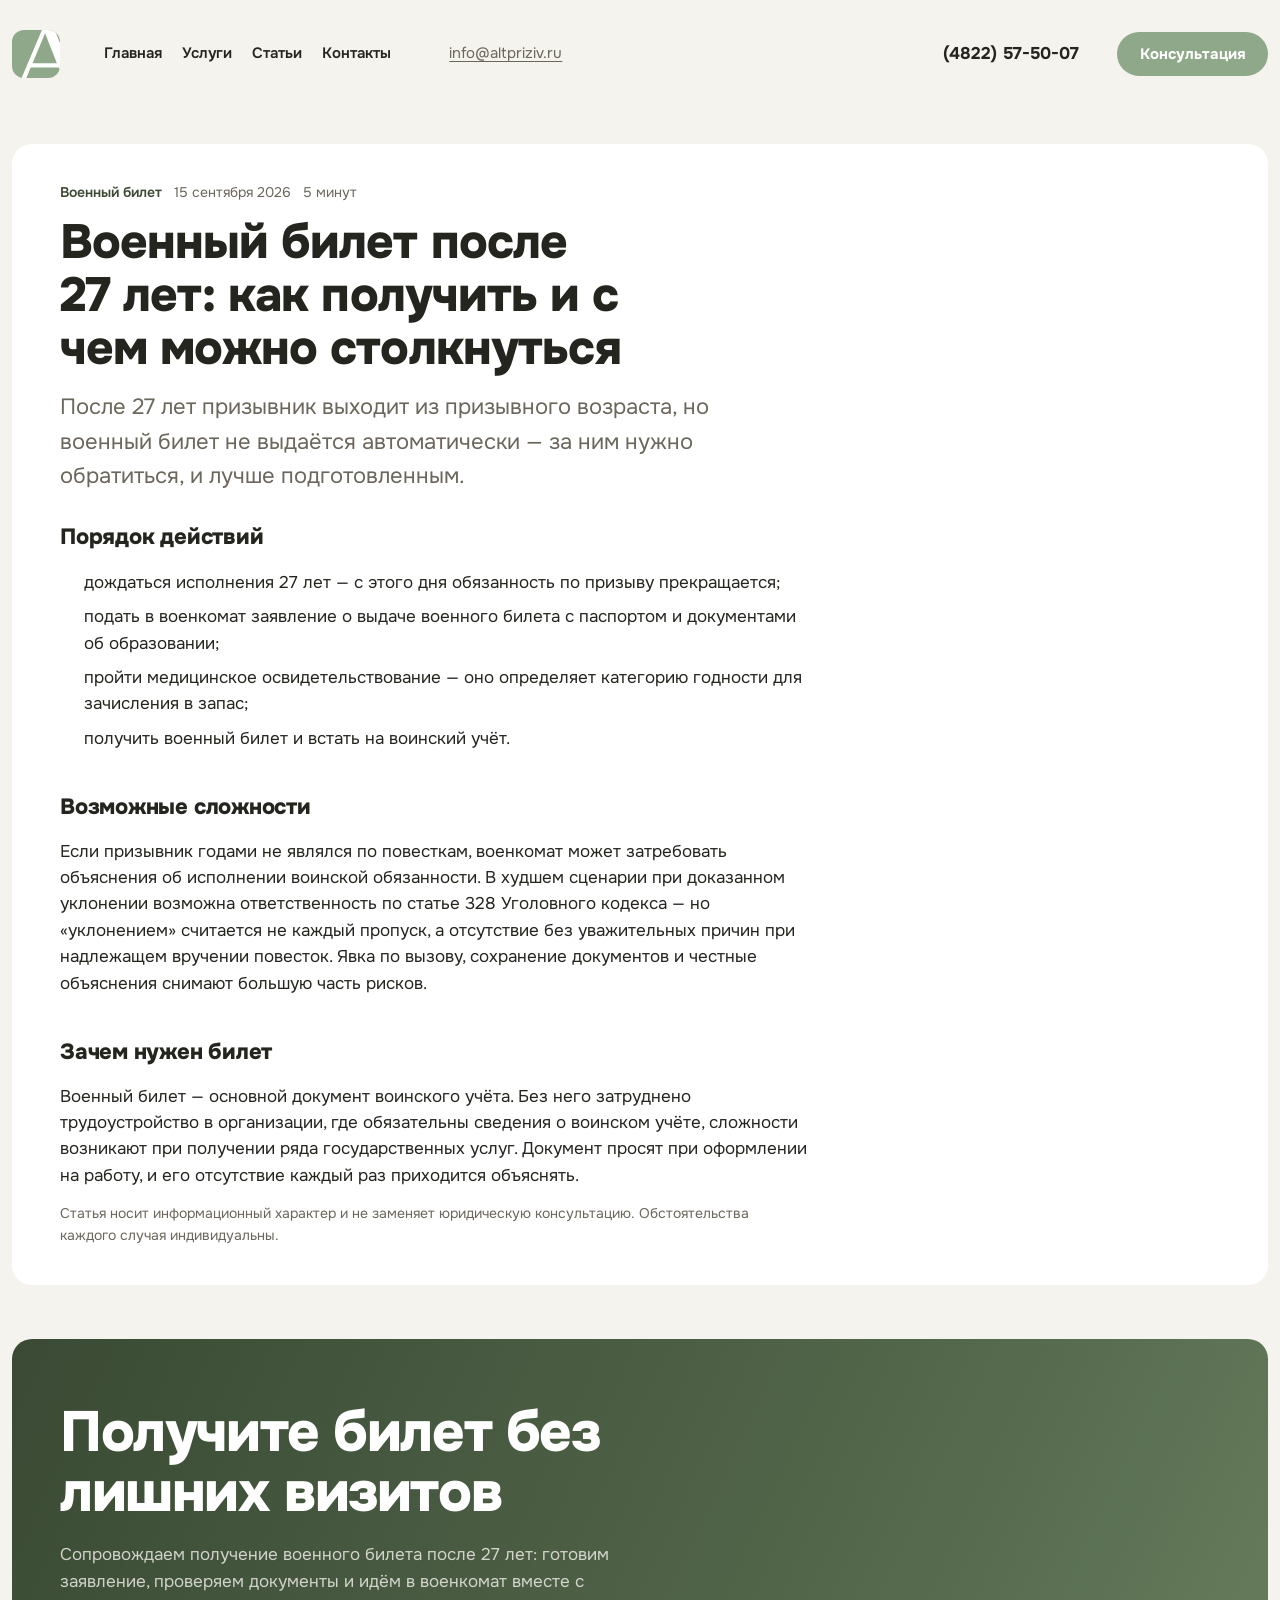
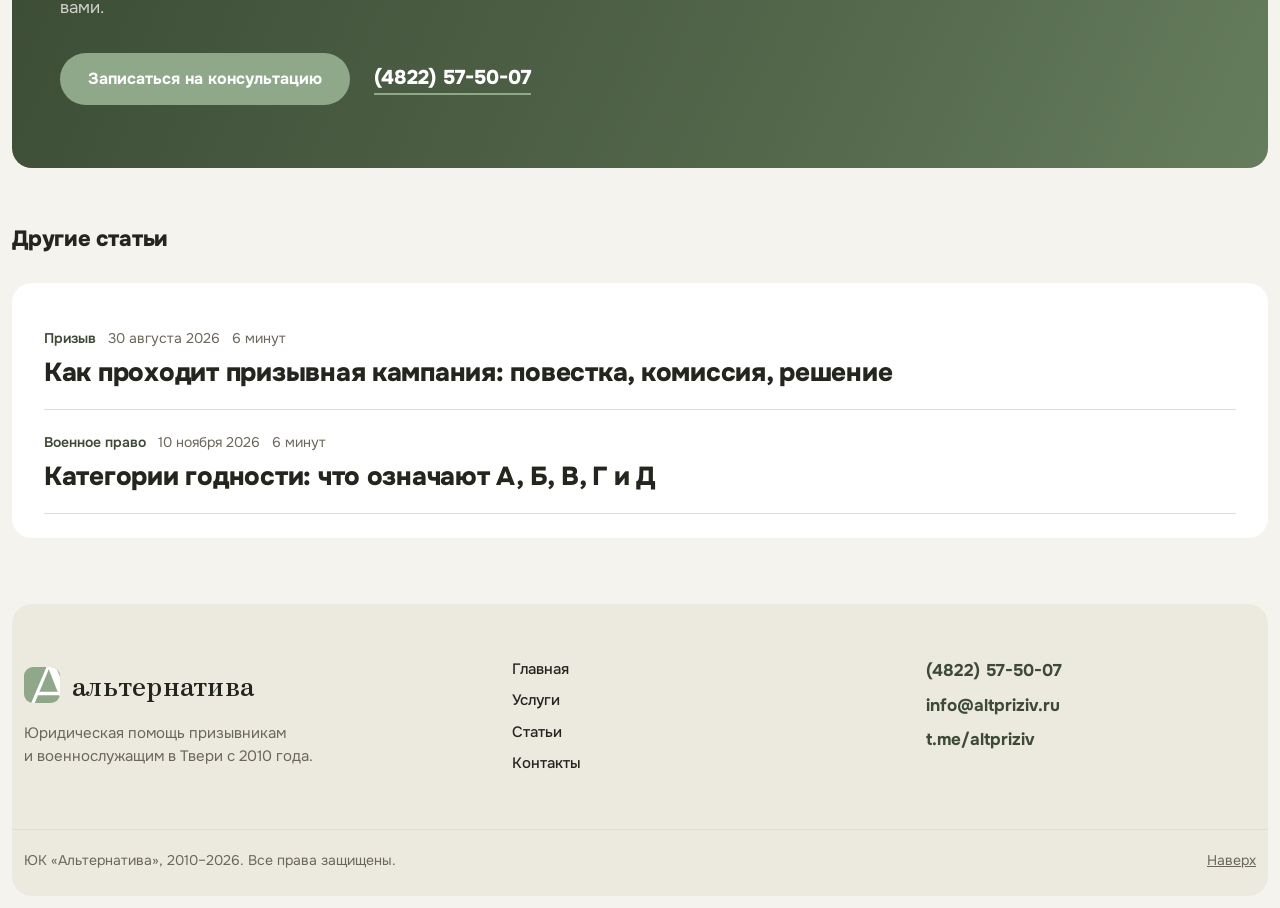
<file: article-bilet-posle-27.html>
<!doctype html>
<html lang="ru">
<head>
  <meta charset="utf-8">
  <meta name="viewport" content="width=device-width, initial-scale=1">
  <title>Военный билет после 27 лет: как получить и с чем можно столкнуться — Альтернатива</title>
  <meta name="description" content="Как получить военный билет после 27 лет: порядок действий, возможные сложности и зачем вообще нужен этот документ.">
  <link rel="icon" href="assets/logo.svg">
  <link rel="preconnect" href="https://fonts.googleapis.com">
  <link rel="preconnect" href="https://fonts.gstatic.com" crossorigin>
  <link href="https://fonts.googleapis.com/css2?family=Onest:wght@400;500;600;700;800&family=Zen+Antique&display=swap" rel="stylesheet">
  <link rel="stylesheet" href="css/style.css">
  <script src="js/icons.js"></script>
  <script src="js/vendor/iconify-icon.min.js"></script>
</head>
<body>

<main id="top">

  <header class="site-header page-light">
    <div class="container header__row">
      <div class="header__group">
        <a class="header__brand" href="index.html" aria-label="альтернатива — на главную">
          <img src="assets/logo.svg" alt="Логотип «альтернатива»" width="44" height="44">
        </a>
        <nav class="header__nav" aria-label="Разделы">
          <a href="index.html">Главная</a>
          <a href="services.html">Услуги</a>
          <a href="blog.html">Статьи</a>
          <a href="index.html#contact">Контакты</a>
        </nav>
      </div>
      <div class="header__contacts">
        <a class="header__mail" href="mailto:info@altpriziv.ru">info@altpriziv.ru</a>
        <a class="header__phone" href="tel:+74822575007">(4822) 57-50-07</a>
      </div>
      <a class="btn btn--sm" href="index.html#contact">Консультация</a>
      <button class="header__menu" type="button" aria-expanded="false" aria-controls="menu-sheet"><iconify-icon icon="ph:list-bold" aria-hidden="true"></iconify-icon><span class="header__menu-label">Меню</span></button>
    </div>
    <div class="container menu-sheet" id="menu-sheet" hidden>
      <a href="index.html">Главная</a>
      <a href="services.html">Услуги</a>
      <a href="blog.html">Статьи</a>
      <a href="index.html#path">Как мы работаем</a>
      <a href="index.html#about">О компании</a>
      <a href="index.html#faq">Вопросы</a>
      <a href="index.html#contact">Контакты</a>
      <a href="mailto:info@altpriziv.ru"><iconify-icon icon="ph:envelope-simple" aria-hidden="true"></iconify-icon>info@altpriziv.ru</a>
      <a href="tel:+74822575007"><iconify-icon icon="ph:phone" aria-hidden="true"></iconify-icon>(4822) 57-50-07</a>
    </div>
  </header>

  <!-- Статья: военный билет после 27 -->
  <section class="article-page">
    <div class="container">
      <article class="article-card">
        <header class="article-head">
          <div class="article-meta">
            <span class="post-cat">Военный билет</span>
            <span>15 сентября 2026</span>
            <span>5 минут</span>
          </div>
          <h1>Военный билет после 27 лет: как получить и с чем можно столкнуться</h1>
          <p class="article-lead">После 27 лет призывник выходит из призывного возраста, но военный билет не выдаётся автоматически — за ним нужно обратиться, и лучше подготовленным.</p>
        </header>

        <div class="article-body">
          <h2>Порядок действий</h2>
          <ul>
            <li>дождаться исполнения 27 лет — с этого дня обязанность по призыву прекращается;</li>
            <li>подать в военкомат заявление о выдаче военного билета с паспортом и документами об образовании;</li>
            <li>пройти медицинское освидетельствование — оно определяет категорию годности для зачисления в запас;</li>
            <li>получить военный билет и встать на воинский учёт.</li>
          </ul>

          <h2>Возможные сложности</h2>
          <p>Если призывник годами не являлся по повесткам, военкомат может затребовать объяснения об исполнении воинской обязанности. В худшем сценарии при доказанном уклонении возможна ответственность по статье 328 Уголовного кодекса — но «уклонением» считается не каждый пропуск, а отсутствие без уважительных причин при надлежащем вручении повесток. Явка по вызову, сохранение документов и честные объяснения снимают большую часть рисков.</p>

          <h2>Зачем нужен билет</h2>
          <p>Военный билет — основной документ воинского учёта. Без него затруднено трудоустройство в организации, где обязательны сведения о воинском учёте, сложности возникают при получении ряда государственных услуг. Документ просят при оформлении на работу, и его отсутствие каждый раз приходится объяснять.</p>

          <p class="article-note">Статья носит информационный характер и не заменяет юридическую консультацию. Обстоятельства каждого случая индивидуальны.</p>
        </div>
      </article>

      <div class="article-cta">
        <div class="cta-panel">
          <h2>Получите билет без лишних визитов</h2>
          <p>Сопровождаем получение военного билета после 27 лет: готовим заявление, проверяем документы и идём в военкомат вместе с вами.</p>
          <div class="cta-actions">
            <a class="btn" href="index.html#contact">Записаться на консультацию</a>
            <a class="cta-phone" href="tel:+74822575007">(4822) 57-50-07</a>
          </div>
        </div>
      </div>

      <h2 class="article-more-title">Другие статьи</h2>
      <div class="blog__list">
        <article class="post-row">
          <div class="post-meta">
            <span class="post-cat">Призыв</span>
            <span>30 августа 2026</span>
            <span>6 минут</span>
          </div>
          <a class="post-title" href="article-prizyvnaya-kampaniya.html">Как проходит призывная кампания: повестка, комиссия, решение</a>
        </article>
        <article class="post-row">
          <div class="post-meta">
            <span class="post-cat">Военное право</span>
            <span>10 ноября 2026</span>
            <span>6 минут</span>
          </div>
          <a class="post-title" href="article-kategorii-godnosti.html">Категории годности: что означают А, Б, В, Г и Д</a>
        </article>
      </div>
    </div>
  </section>

</main>

<footer class="site-footer">
  <div class="container footer__grid">
    <div class="footer__brand">
      <img src="assets/logo.svg" alt="" width="36" height="36">
      <p class="footer__name">альтернатива</p>
      <p>Юридическая помощь призывникам и&nbsp;военнослужащим в&nbsp;Твери с&nbsp;2010&nbsp;года.</p>
    </div>
    <nav class="footer__nav" aria-label="Разделы">
      <a href="index.html">Главная</a>
      <a href="services.html">Услуги</a>
      <a href="blog.html">Статьи</a>
      <a href="index.html#contact">Контакты</a>
    </nav>
    <div class="footer__contacts">
      <a href="tel:+74822575007">(4822) 57-50-07</a>
      <a href="mailto:info@altpriziv.ru">info@altpriziv.ru</a>
      <a href="https://t.me/altpriziv">t.me/altpriziv</a>
    </div>
  </div>
  <div class="container footer__legal">
    <p>ЮК «Альтернатива», 2010–2026. Все права защищены.</p>
    <a href="#top">Наверх</a>
  </div>
</footer>

<script src="js/main.js"></script>
</body>
</html>
</file>
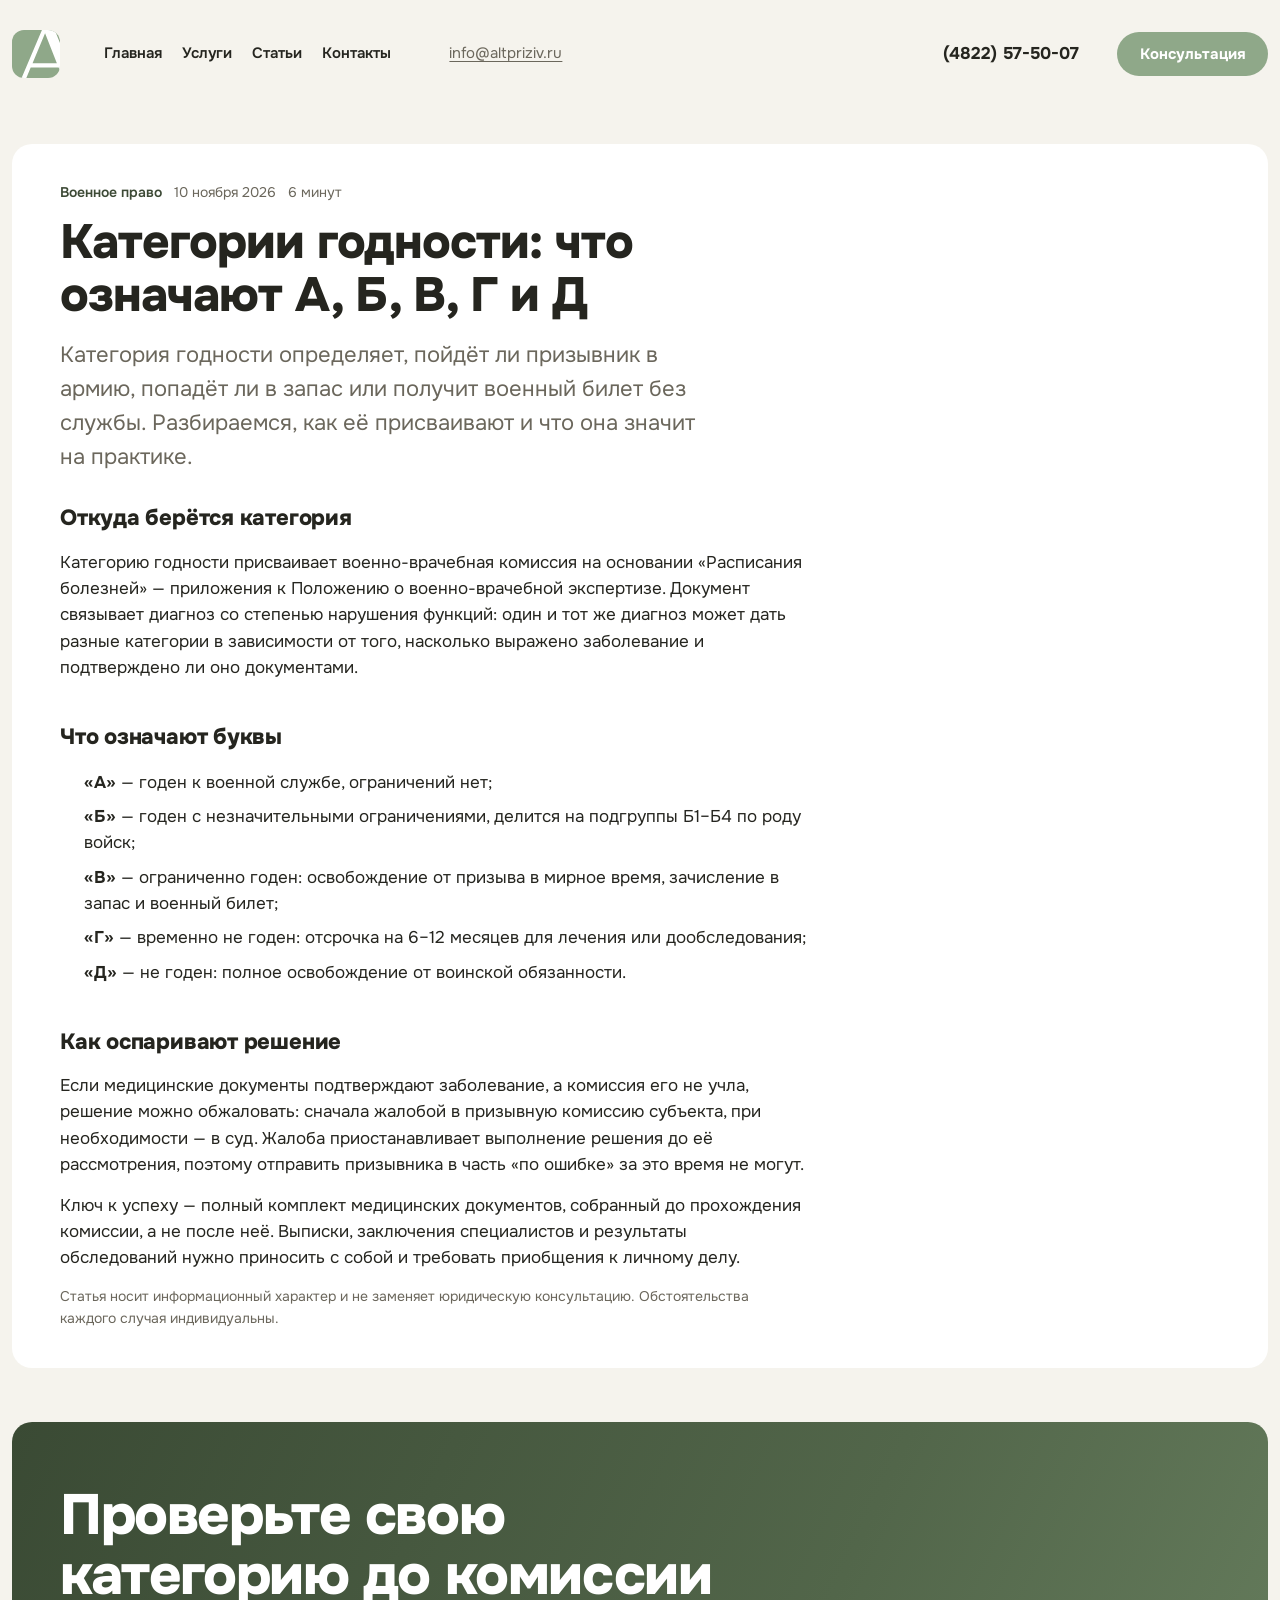
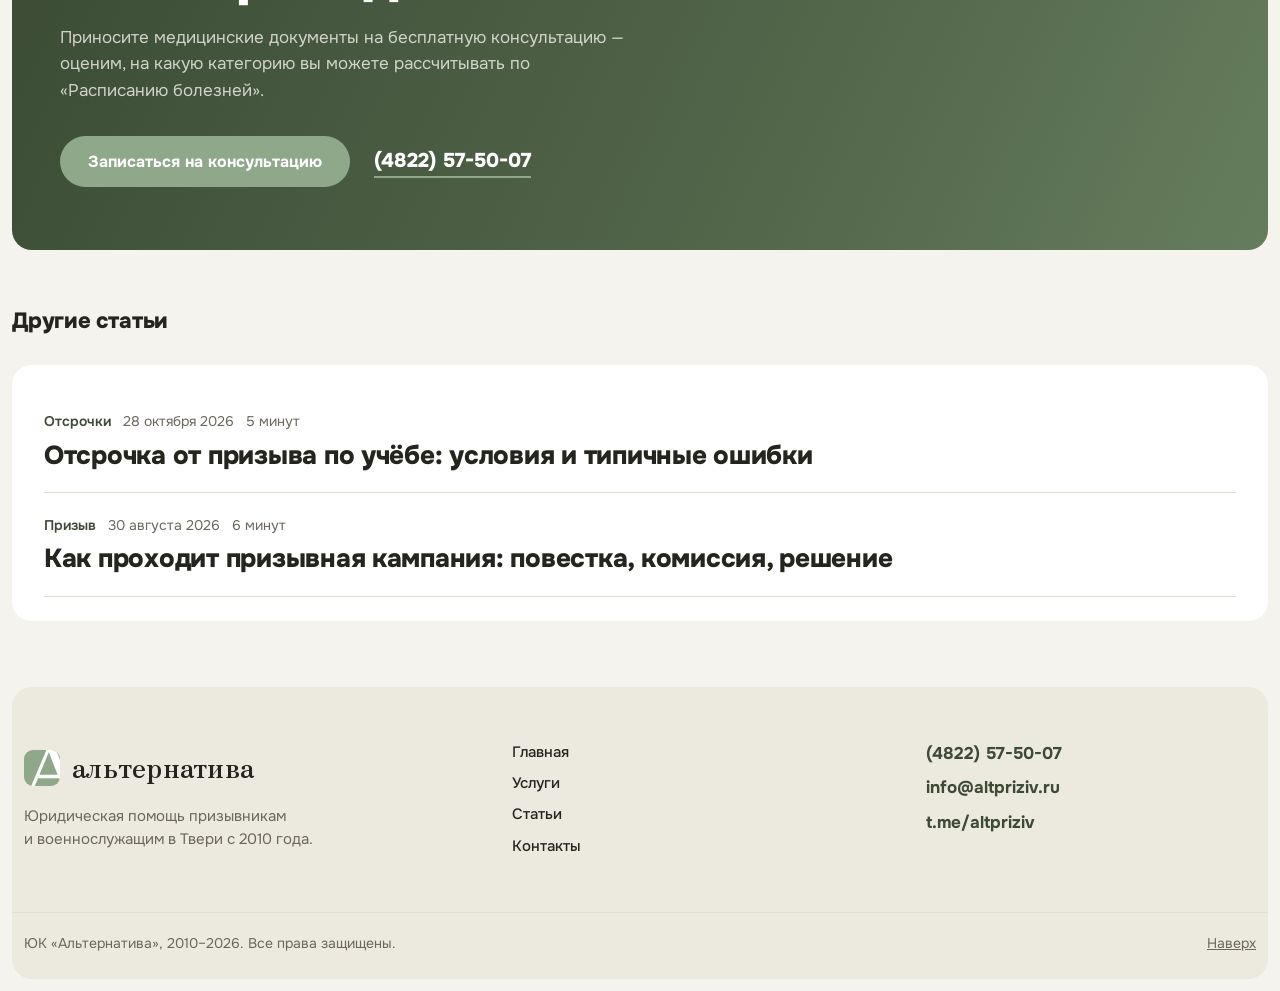
<file: article-kategorii-godnosti.html>
<!doctype html>
<html lang="ru">
<head>
  <meta charset="utf-8">
  <meta name="viewport" content="width=device-width, initial-scale=1">
  <title>Категории годности: что означают А, Б, В, Г и Д — Альтернатива</title>
  <meta name="description" content="Разбор категорий годности к военной службе: А, Б, В, Г и Д. Как категорию присваивает ВВК и как оспорить решение призывной комиссии.">
  <link rel="icon" href="assets/logo.svg">
  <link rel="preconnect" href="https://fonts.googleapis.com">
  <link rel="preconnect" href="https://fonts.gstatic.com" crossorigin>
  <link href="https://fonts.googleapis.com/css2?family=Onest:wght@400;500;600;700;800&family=Zen+Antique&display=swap" rel="stylesheet">
  <link rel="stylesheet" href="css/style.css">
  <script src="js/icons.js"></script>
  <script src="js/vendor/iconify-icon.min.js"></script>
</head>
<body>

<main id="top">

  <header class="site-header page-light">
    <div class="container header__row">
      <div class="header__group">
        <a class="header__brand" href="index.html" aria-label="альтернатива — на главную">
          <img src="assets/logo.svg" alt="Логотип «альтернатива»" width="44" height="44">
        </a>
        <nav class="header__nav" aria-label="Разделы">
          <a href="index.html">Главная</a>
          <a href="services.html">Услуги</a>
          <a href="blog.html">Статьи</a>
          <a href="index.html#contact">Контакты</a>
        </nav>
      </div>
      <div class="header__contacts">
        <a class="header__mail" href="mailto:info@altpriziv.ru">info@altpriziv.ru</a>
        <a class="header__phone" href="tel:+74822575007">(4822) 57-50-07</a>
      </div>
      <a class="btn btn--sm" href="index.html#contact">Консультация</a>
      <button class="header__menu" type="button" aria-expanded="false" aria-controls="menu-sheet"><iconify-icon icon="ph:list-bold" aria-hidden="true"></iconify-icon><span class="header__menu-label">Меню</span></button>
    </div>
    <div class="container menu-sheet" id="menu-sheet" hidden>
      <a href="index.html">Главная</a>
      <a href="services.html">Услуги</a>
      <a href="blog.html">Статьи</a>
      <a href="index.html#path">Как мы работаем</a>
      <a href="index.html#about">О компании</a>
      <a href="index.html#faq">Вопросы</a>
      <a href="index.html#contact">Контакты</a>
      <a href="mailto:info@altpriziv.ru"><iconify-icon icon="ph:envelope-simple" aria-hidden="true"></iconify-icon>info@altpriziv.ru</a>
      <a href="tel:+74822575007"><iconify-icon icon="ph:phone" aria-hidden="true"></iconify-icon>(4822) 57-50-07</a>
    </div>
  </header>

  <!-- Статья: категории годности -->
  <section class="article-page">
    <div class="container">
      <article class="article-card">
        <header class="article-head">
          <div class="article-meta">
            <span class="post-cat">Военное право</span>
            <span>10 ноября 2026</span>
            <span>6 минут</span>
          </div>
          <h1>Категории годности: что означают А, Б, В, Г и Д</h1>
          <p class="article-lead">Категория годности определяет, пойдёт ли призывник в армию, попадёт ли в запас или получит военный билет без службы. Разбираемся, как её присваивают и что она значит на практике.</p>
        </header>

        <div class="article-body">
          <h2>Откуда берётся категория</h2>
          <p>Категорию годности присваивает военно-врачебная комиссия на основании «Расписания болезней» — приложения к Положению о военно-врачебной экспертизе. Документ связывает диагноз со степенью нарушения функций: один и тот же диагноз может дать разные категории в зависимости от того, насколько выражено заболевание и подтверждено ли оно документами.</p>

          <h2>Что означают буквы</h2>
          <ul>
            <li><strong>«А»</strong> — годен к военной службе, ограничений нет;</li>
            <li><strong>«Б»</strong> — годен с незначительными ограничениями, делится на подгруппы Б1–Б4 по роду войск;</li>
            <li><strong>«В»</strong> — ограниченно годен: освобождение от призыва в мирное время, зачисление в запас и военный билет;</li>
            <li><strong>«Г»</strong> — временно не годен: отсрочка на 6–12 месяцев для лечения или дообследования;</li>
            <li><strong>«Д»</strong> — не годен: полное освобождение от воинской обязанности.</li>
          </ul>

          <h2>Как оспаривают решение</h2>
          <p>Если медицинские документы подтверждают заболевание, а комиссия его не учла, решение можно обжаловать: сначала жалобой в призывную комиссию субъекта, при необходимости — в суд. Жалоба приостанавливает выполнение решения до её рассмотрения, поэтому отправить призывника в часть «по ошибке» за это время не могут.</p>
          <p>Ключ к успеху — полный комплект медицинских документов, собранный до прохождения комиссии, а не после неё. Выписки, заключения специалистов и результаты обследований нужно приносить с собой и требовать приобщения к личному делу.</p>

          <p class="article-note">Статья носит информационный характер и не заменяет юридическую консультацию. Обстоятельства каждого случая индивидуальны.</p>
        </div>
      </article>

      <div class="article-cta">
        <div class="cta-panel">
          <h2>Проверьте свою категорию до комиссии</h2>
          <p>Приносите медицинские документы на бесплатную консультацию — оценим, на какую категорию вы можете рассчитывать по «Расписанию болезней».</p>
          <div class="cta-actions">
            <a class="btn" href="index.html#contact">Записаться на консультацию</a>
            <a class="cta-phone" href="tel:+74822575007">(4822) 57-50-07</a>
          </div>
        </div>
      </div>

      <h2 class="article-more-title">Другие статьи</h2>
      <div class="blog__list">
        <article class="post-row">
          <div class="post-meta">
            <span class="post-cat">Отсрочки</span>
            <span>28 октября 2026</span>
            <span>5 минут</span>
          </div>
          <a class="post-title" href="article-otsrochka-uchebe.html">Отсрочка от призыва по учёбе: условия и типичные ошибки</a>
        </article>
        <article class="post-row">
          <div class="post-meta">
            <span class="post-cat">Призыв</span>
            <span>30 августа 2026</span>
            <span>6 минут</span>
          </div>
          <a class="post-title" href="article-prizyvnaya-kampaniya.html">Как проходит призывная кампания: повестка, комиссия, решение</a>
        </article>
      </div>
    </div>
  </section>

</main>

<footer class="site-footer">
  <div class="container footer__grid">
    <div class="footer__brand">
      <img src="assets/logo.svg" alt="" width="36" height="36">
      <p class="footer__name">альтернатива</p>
      <p>Юридическая помощь призывникам и&nbsp;военнослужащим в&nbsp;Твери с&nbsp;2010&nbsp;года.</p>
    </div>
    <nav class="footer__nav" aria-label="Разделы">
      <a href="index.html">Главная</a>
      <a href="services.html">Услуги</a>
      <a href="blog.html">Статьи</a>
      <a href="index.html#contact">Контакты</a>
    </nav>
    <div class="footer__contacts">
      <a href="tel:+74822575007">(4822) 57-50-07</a>
      <a href="mailto:info@altpriziv.ru">info@altpriziv.ru</a>
      <a href="https://t.me/altpriziv">t.me/altpriziv</a>
    </div>
  </div>
  <div class="container footer__legal">
    <p>ЮК «Альтернатива», 2010–2026. Все права защищены.</p>
    <a href="#top">Наверх</a>
  </div>
</footer>

<script src="js/main.js"></script>
</body>
</html>
</file>
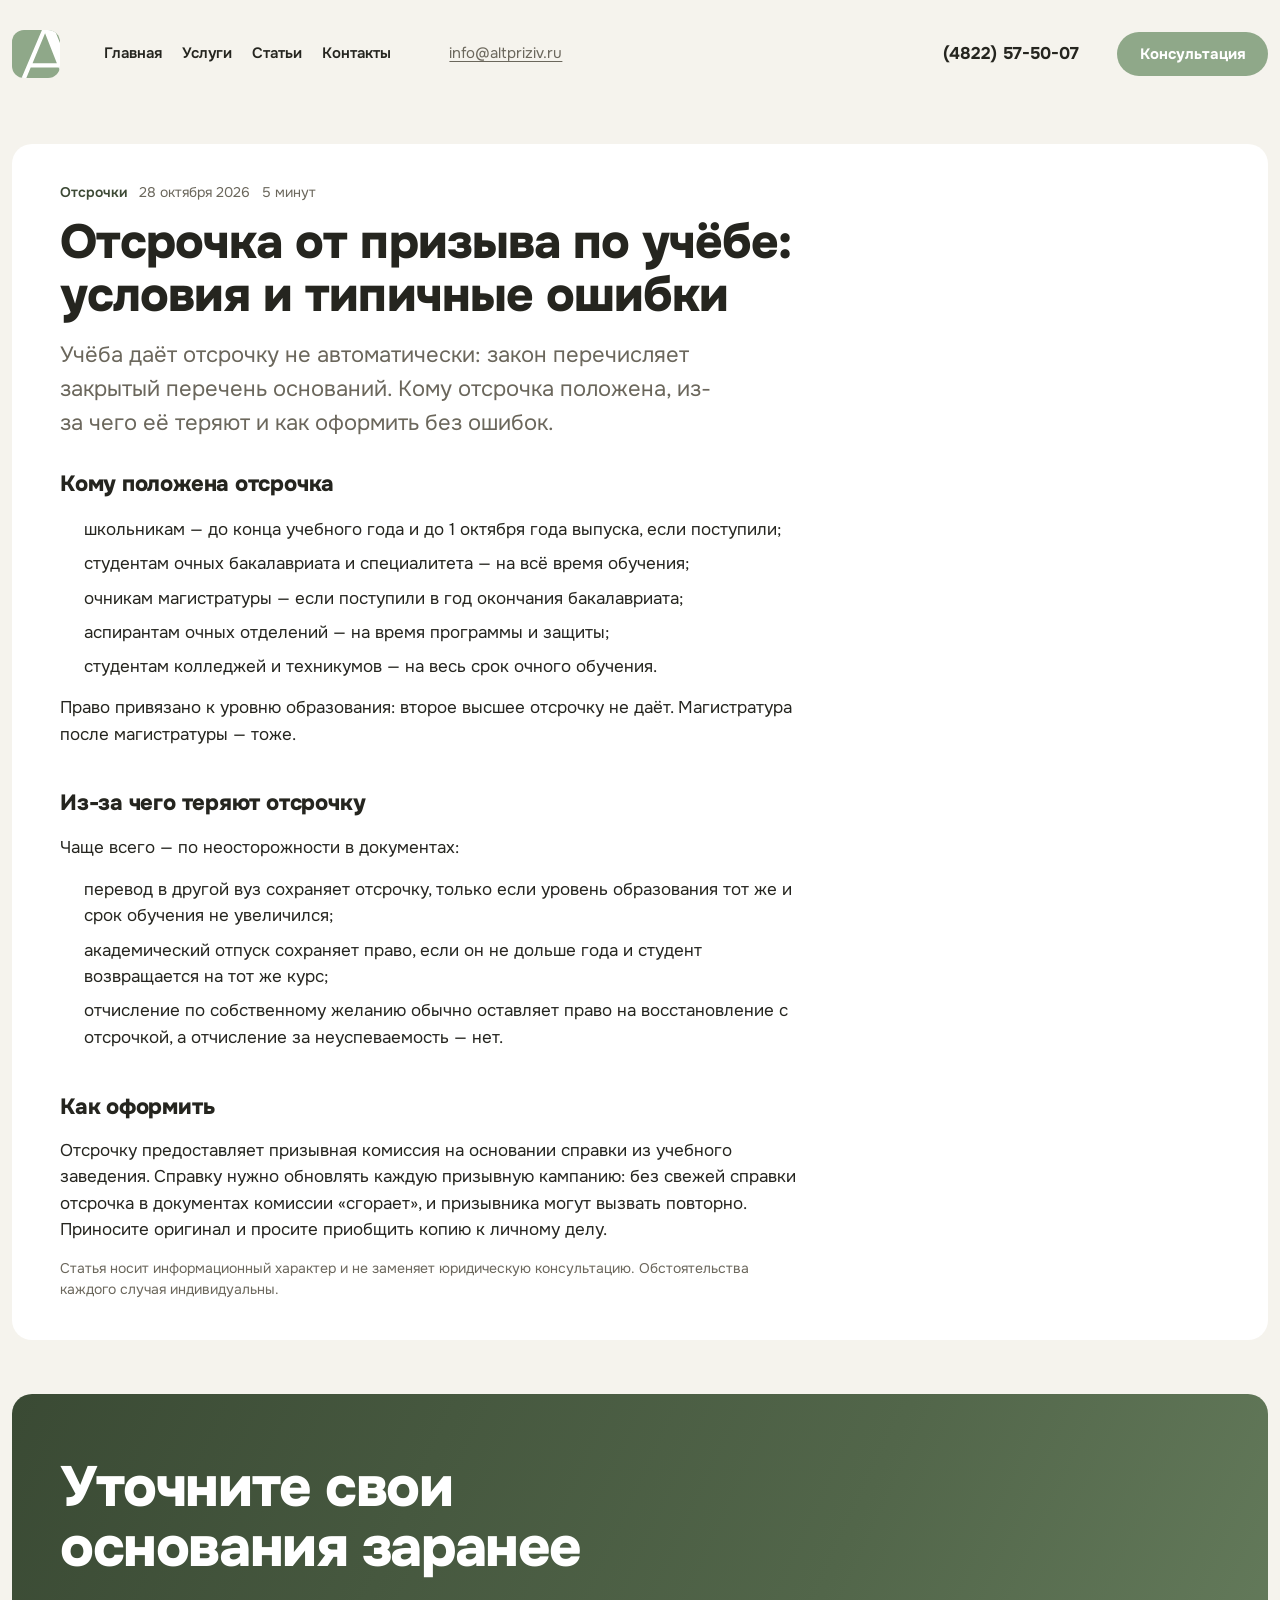
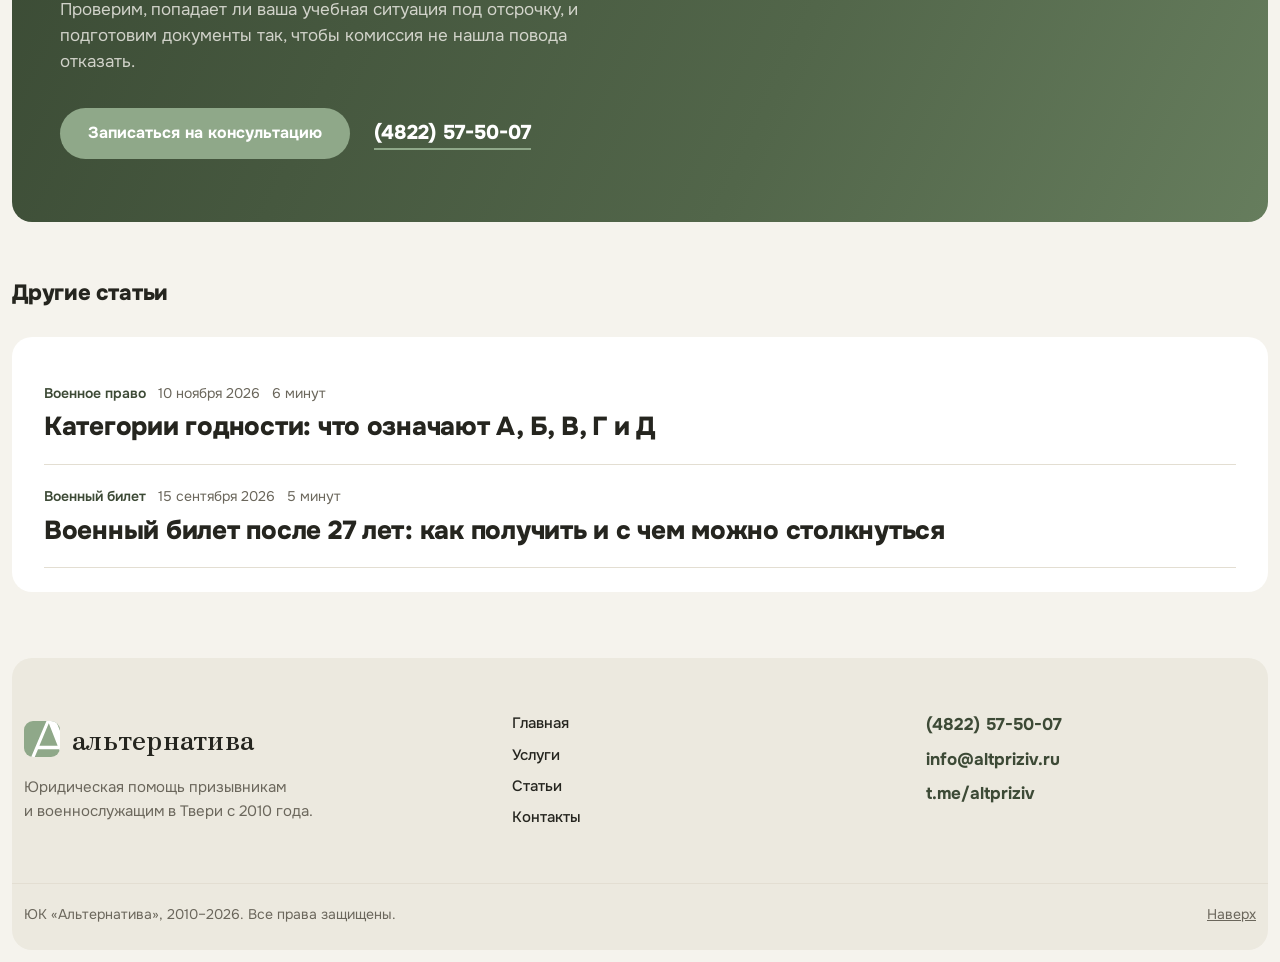
<file: article-otsrochka-uchebe.html>
<!doctype html>
<html lang="ru">
<head>
  <meta charset="utf-8">
  <meta name="viewport" content="width=device-width, initial-scale=1">
  <title>Отсрочка от призыва по учёбе: условия и типичные ошибки — Альтернатива</title>
  <meta name="description" content="Кому положена отсрочка от призыва по учёбе: школьники, студенты очных отделений, аспиранты. Из-за чего отсрочку теряют и как её оформить.">
  <link rel="icon" href="assets/logo.svg">
  <link rel="preconnect" href="https://fonts.googleapis.com">
  <link rel="preconnect" href="https://fonts.gstatic.com" crossorigin>
  <link href="https://fonts.googleapis.com/css2?family=Onest:wght@400;500;600;700;800&family=Zen+Antique&display=swap" rel="stylesheet">
  <link rel="stylesheet" href="css/style.css">
  <script src="js/icons.js"></script>
  <script src="js/vendor/iconify-icon.min.js"></script>
</head>
<body>

<main id="top">

  <header class="site-header page-light">
    <div class="container header__row">
      <div class="header__group">
        <a class="header__brand" href="index.html" aria-label="альтернатива — на главную">
          <img src="assets/logo.svg" alt="Логотип «альтернатива»" width="44" height="44">
        </a>
        <nav class="header__nav" aria-label="Разделы">
          <a href="index.html">Главная</a>
          <a href="services.html">Услуги</a>
          <a href="blog.html">Статьи</a>
          <a href="index.html#contact">Контакты</a>
        </nav>
      </div>
      <div class="header__contacts">
        <a class="header__mail" href="mailto:info@altpriziv.ru">info@altpriziv.ru</a>
        <a class="header__phone" href="tel:+74822575007">(4822) 57-50-07</a>
      </div>
      <a class="btn btn--sm" href="index.html#contact">Консультация</a>
      <button class="header__menu" type="button" aria-expanded="false" aria-controls="menu-sheet"><iconify-icon icon="ph:list-bold" aria-hidden="true"></iconify-icon><span class="header__menu-label">Меню</span></button>
    </div>
    <div class="container menu-sheet" id="menu-sheet" hidden>
      <a href="index.html">Главная</a>
      <a href="services.html">Услуги</a>
      <a href="blog.html">Статьи</a>
      <a href="index.html#path">Как мы работаем</a>
      <a href="index.html#about">О компании</a>
      <a href="index.html#faq">Вопросы</a>
      <a href="index.html#contact">Контакты</a>
      <a href="mailto:info@altpriziv.ru"><iconify-icon icon="ph:envelope-simple" aria-hidden="true"></iconify-icon>info@altpriziv.ru</a>
      <a href="tel:+74822575007"><iconify-icon icon="ph:phone" aria-hidden="true"></iconify-icon>(4822) 57-50-07</a>
    </div>
  </header>

  <!-- Статья: отсрочка по учёбе -->
  <section class="article-page">
    <div class="container">
      <article class="article-card">
        <header class="article-head">
          <div class="article-meta">
            <span class="post-cat">Отсрочки</span>
            <span>28 октября 2026</span>
            <span>5 минут</span>
          </div>
          <h1>Отсрочка от призыва по учёбе: условия и типичные ошибки</h1>
          <p class="article-lead">Учёба даёт отсрочку не автоматически: закон перечисляет закрытый перечень оснований. Кому отсрочка положена, из-за чего её теряют и как оформить без ошибок.</p>
        </header>

        <div class="article-body">
          <h2>Кому положена отсрочка</h2>
          <ul>
            <li>школьникам — до конца учебного года и до 1 октября года выпуска, если поступили;</li>
            <li>студентам очных бакалавриата и специалитета — на всё время обучения;</li>
            <li>очникам магистратуры — если поступили в год окончания бакалавриата;</li>
            <li>аспирантам очных отделений — на время программы и защиты;</li>
            <li>студентам колледжей и техникумов — на весь срок очного обучения.</li>
          </ul>
          <p>Право привязано к уровню образования: второе высшее отсрочку не даёт. Магистратура после магистратуры — тоже.</p>

          <h2>Из-за чего теряют отсрочку</h2>
          <p>Чаще всего — по неосторожности в документах:</p>
          <ul>
            <li>перевод в другой вуз сохраняет отсрочку, только если уровень образования тот же и срок обучения не увеличился;</li>
            <li>академический отпуск сохраняет право, если он не дольше года и студент возвращается на тот же курс;</li>
            <li>отчисление по собственному желанию обычно оставляет право на восстановление с отсрочкой, а отчисление за неуспеваемость — нет.</li>
          </ul>

          <h2>Как оформить</h2>
          <p>Отсрочку предоставляет призывная комиссия на основании справки из учебного заведения. Справку нужно обновлять каждую призывную кампанию: без свежей справки отсрочка в документах комиссии «сгорает», и призывника могут вызвать повторно. Приносите оригинал и просите приобщить копию к личному делу.</p>

          <p class="article-note">Статья носит информационный характер и не заменяет юридическую консультацию. Обстоятельства каждого случая индивидуальны.</p>
        </div>
      </article>

      <div class="article-cta">
        <div class="cta-panel">
          <h2>Уточните свои основания заранее</h2>
          <p>Проверим, попадает ли ваша учебная ситуация под отсрочку, и подготовим документы так, чтобы комиссия не нашла повода отказать.</p>
          <div class="cta-actions">
            <a class="btn" href="index.html#contact">Записаться на консультацию</a>
            <a class="cta-phone" href="tel:+74822575007">(4822) 57-50-07</a>
          </div>
        </div>
      </div>

      <h2 class="article-more-title">Другие статьи</h2>
      <div class="blog__list">
        <article class="post-row">
          <div class="post-meta">
            <span class="post-cat">Военное право</span>
            <span>10 ноября 2026</span>
            <span>6 минут</span>
          </div>
          <a class="post-title" href="article-kategorii-godnosti.html">Категории годности: что означают А, Б, В, Г и Д</a>
        </article>
        <article class="post-row">
          <div class="post-meta">
            <span class="post-cat">Военный билет</span>
            <span>15 сентября 2026</span>
            <span>5 минут</span>
          </div>
          <a class="post-title" href="article-bilet-posle-27.html">Военный билет после 27 лет: как получить и с чем можно столкнуться</a>
        </article>
      </div>
    </div>
  </section>

</main>

<footer class="site-footer">
  <div class="container footer__grid">
    <div class="footer__brand">
      <img src="assets/logo.svg" alt="" width="36" height="36">
      <p class="footer__name">альтернатива</p>
      <p>Юридическая помощь призывникам и&nbsp;военнослужащим в&nbsp;Твери с&nbsp;2010&nbsp;года.</p>
    </div>
    <nav class="footer__nav" aria-label="Разделы">
      <a href="index.html">Главная</a>
      <a href="services.html">Услуги</a>
      <a href="blog.html">Статьи</a>
      <a href="index.html#contact">Контакты</a>
    </nav>
    <div class="footer__contacts">
      <a href="tel:+74822575007">(4822) 57-50-07</a>
      <a href="mailto:info@altpriziv.ru">info@altpriziv.ru</a>
      <a href="https://t.me/altpriziv">t.me/altpriziv</a>
    </div>
  </div>
  <div class="container footer__legal">
    <p>ЮК «Альтернатива», 2010–2026. Все права защищены.</p>
    <a href="#top">Наверх</a>
  </div>
</footer>

<script src="js/main.js"></script>
</body>
</html>
</file>
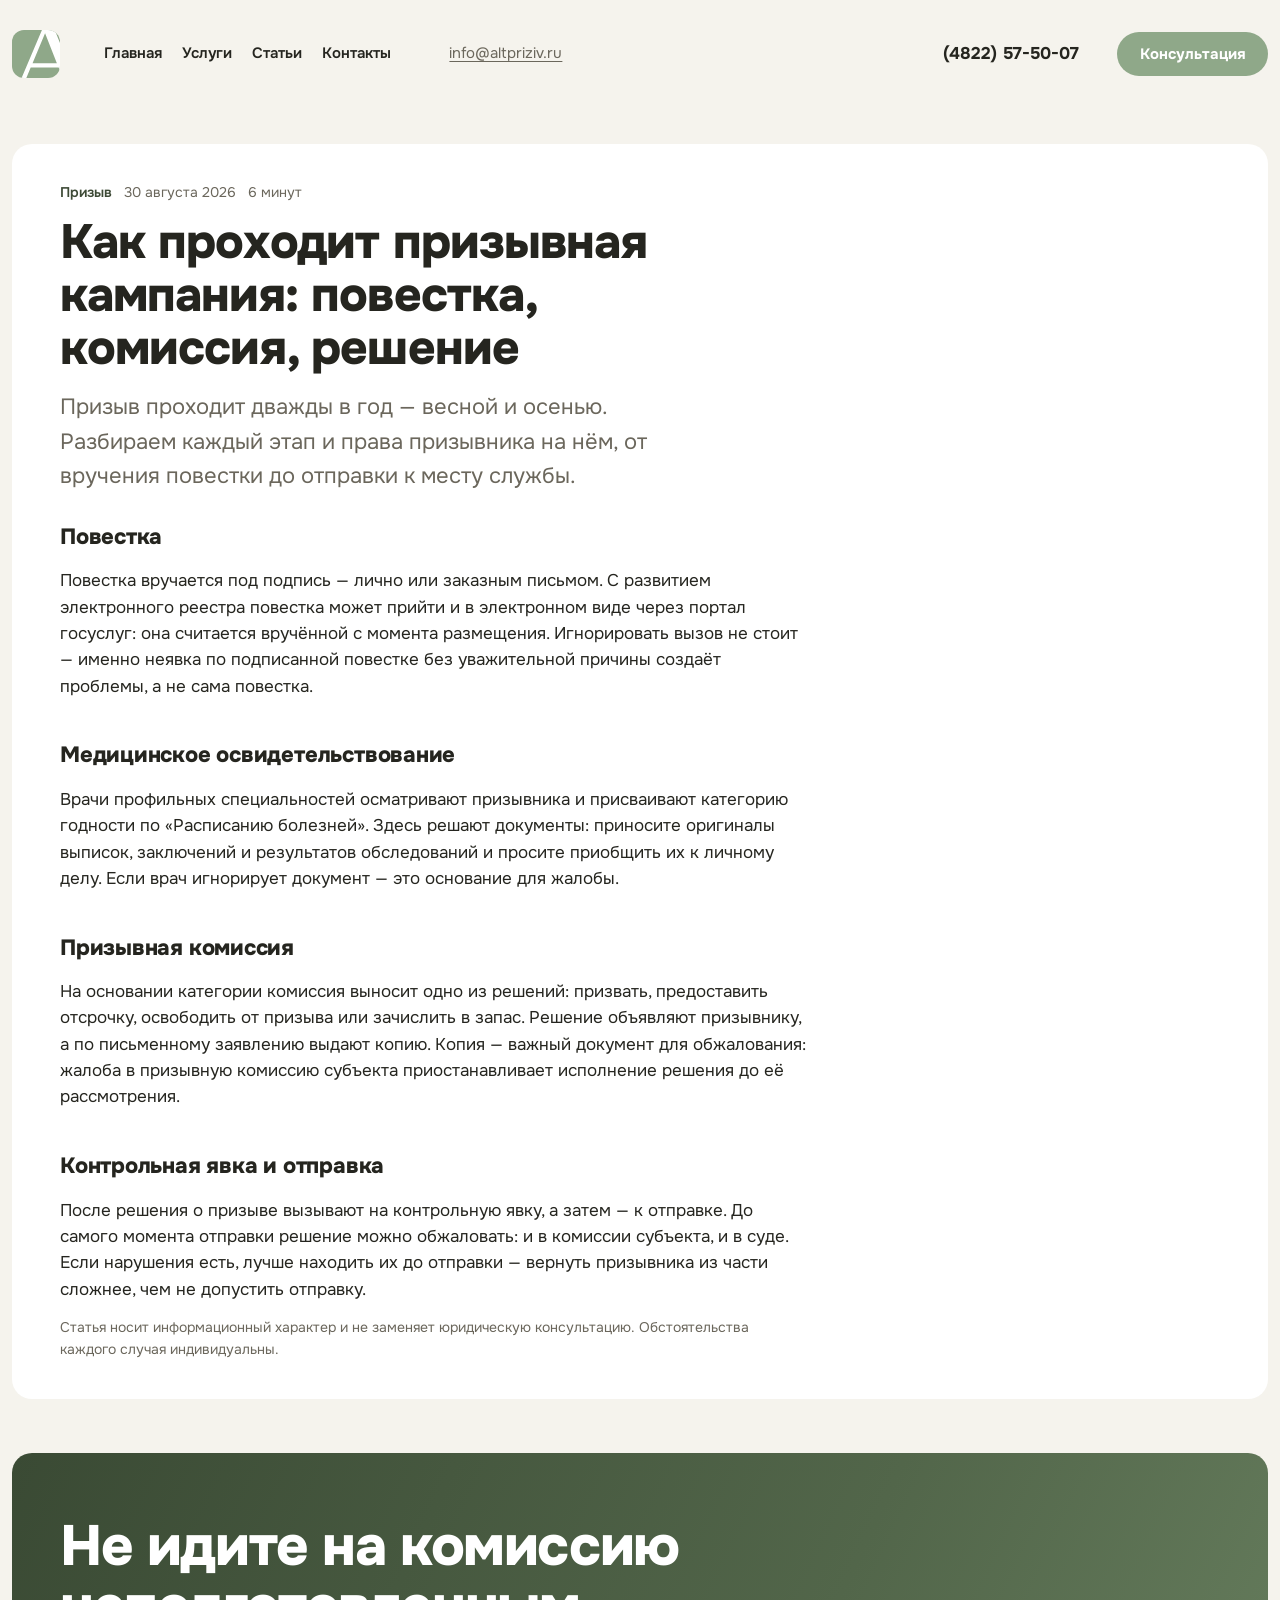
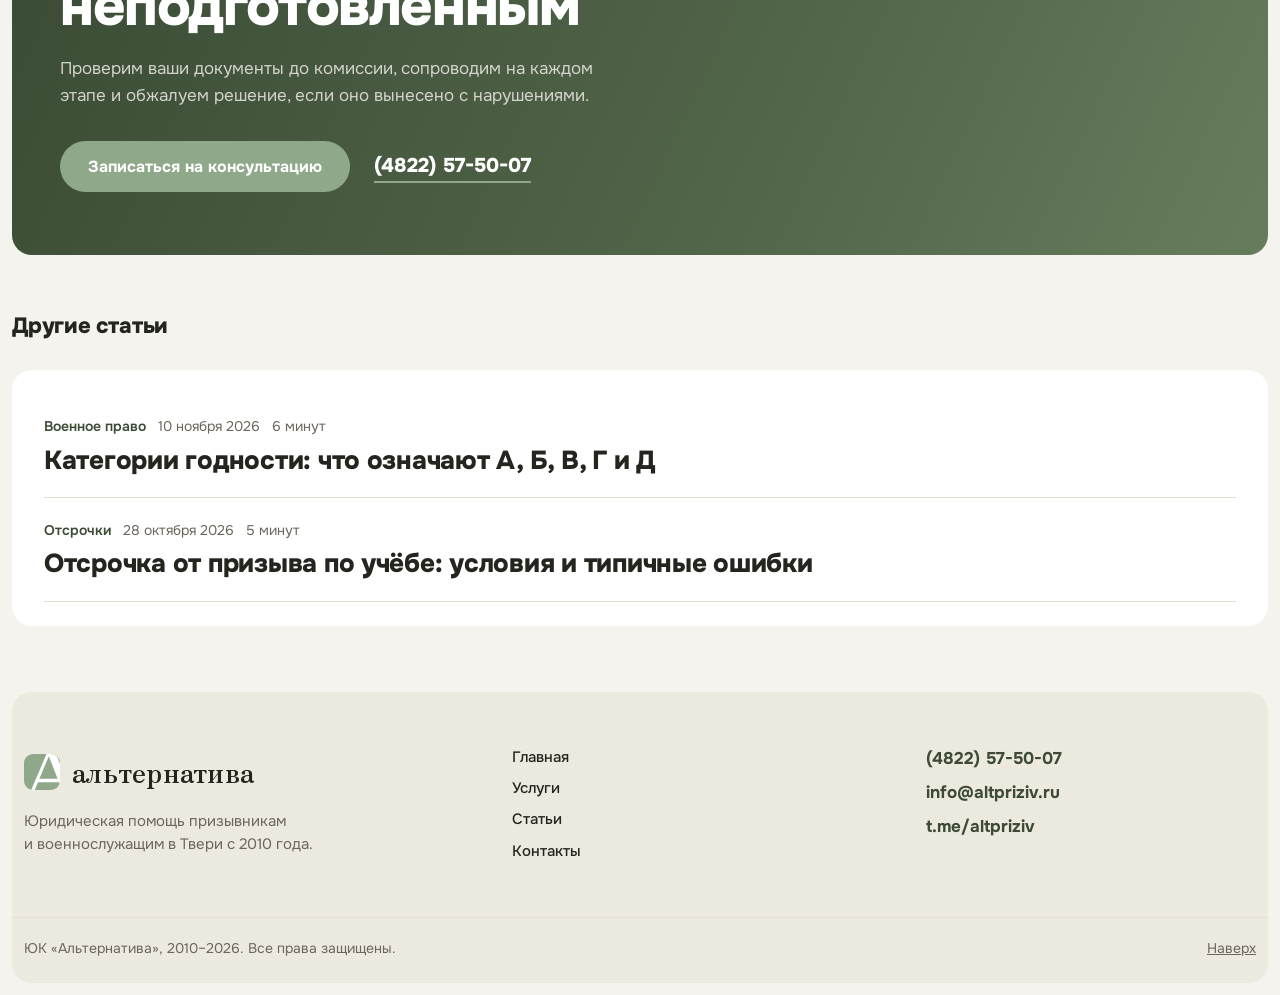
<file: article-prizyvnaya-kampaniya.html>
<!doctype html>
<html lang="ru">
<head>
  <meta charset="utf-8">
  <meta name="viewport" content="width=device-width, initial-scale=1">
  <title>Как проходит призывная кампания: повестка, комиссия, решение — Альтернатива</title>
  <meta name="description" content="Этапы призывной кампании: вручение повестки, медицинское освидетельствование, призывная комиссия, контрольная явка и отправка. Права призывника на каждом этапе.">
  <link rel="icon" href="assets/logo.svg">
  <link rel="preconnect" href="https://fonts.googleapis.com">
  <link rel="preconnect" href="https://fonts.gstatic.com" crossorigin>
  <link href="https://fonts.googleapis.com/css2?family=Onest:wght@400;500;600;700;800&family=Zen+Antique&display=swap" rel="stylesheet">
  <link rel="stylesheet" href="css/style.css">
  <script src="js/icons.js"></script>
  <script src="js/vendor/iconify-icon.min.js"></script>
</head>
<body>

<main id="top">

  <header class="site-header page-light">
    <div class="container header__row">
      <div class="header__group">
        <a class="header__brand" href="index.html" aria-label="альтернатива — на главную">
          <img src="assets/logo.svg" alt="Логотип «альтернатива»" width="44" height="44">
        </a>
        <nav class="header__nav" aria-label="Разделы">
          <a href="index.html">Главная</a>
          <a href="services.html">Услуги</a>
          <a href="blog.html">Статьи</a>
          <a href="index.html#contact">Контакты</a>
        </nav>
      </div>
      <div class="header__contacts">
        <a class="header__mail" href="mailto:info@altpriziv.ru">info@altpriziv.ru</a>
        <a class="header__phone" href="tel:+74822575007">(4822) 57-50-07</a>
      </div>
      <a class="btn btn--sm" href="index.html#contact">Консультация</a>
      <button class="header__menu" type="button" aria-expanded="false" aria-controls="menu-sheet"><iconify-icon icon="ph:list-bold" aria-hidden="true"></iconify-icon><span class="header__menu-label">Меню</span></button>
    </div>
    <div class="container menu-sheet" id="menu-sheet" hidden>
      <a href="index.html">Главная</a>
      <a href="services.html">Услуги</a>
      <a href="blog.html">Статьи</a>
      <a href="index.html#path">Как мы работаем</a>
      <a href="index.html#about">О компании</a>
      <a href="index.html#faq">Вопросы</a>
      <a href="index.html#contact">Контакты</a>
      <a href="mailto:info@altpriziv.ru"><iconify-icon icon="ph:envelope-simple" aria-hidden="true"></iconify-icon>info@altpriziv.ru</a>
      <a href="tel:+74822575007"><iconify-icon icon="ph:phone" aria-hidden="true"></iconify-icon>(4822) 57-50-07</a>
    </div>
  </header>

  <!-- Статья: призывная кампания -->
  <section class="article-page">
    <div class="container">
      <article class="article-card">
        <header class="article-head">
          <div class="article-meta">
            <span class="post-cat">Призыв</span>
            <span>30 августа 2026</span>
            <span>6 минут</span>
          </div>
          <h1>Как проходит призывная кампания: повестка, комиссия, решение</h1>
          <p class="article-lead">Призыв проходит дважды в год — весной и осенью. Разбираем каждый этап и права призывника на нём, от вручения повестки до отправки к месту службы.</p>
        </header>

        <div class="article-body">
          <h2>Повестка</h2>
          <p>Повестка вручается под подпись — лично или заказным письмом. С развитием электронного реестра повестка может прийти и в электронном виде через портал госуслуг: она считается вручённой с момента размещения. Игнорировать вызов не стоит — именно неявка по подписанной повестке без уважительной причины создаёт проблемы, а не сама повестка.</p>

          <h2>Медицинское освидетельствование</h2>
          <p>Врачи профильных специальностей осматривают призывника и присваивают категорию годности по «Расписанию болезней». Здесь решают документы: приносите оригиналы выписок, заключений и результатов обследований и просите приобщить их к личному делу. Если врач игнорирует документ — это основание для жалобы.</p>

          <h2>Призывная комиссия</h2>
          <p>На основании категории комиссия выносит одно из решений: призвать, предоставить отсрочку, освободить от призыва или зачислить в запас. Решение объявляют призывнику, а по письменному заявлению выдают копию. Копия — важный документ для обжалования: жалоба в призывную комиссию субъекта приостанавливает исполнение решения до её рассмотрения.</p>

          <h2>Контрольная явка и отправка</h2>
          <p>После решения о призыве вызывают на контрольную явку, а затем — к отправке. До самого момента отправки решение можно обжаловать: и в комиссии субъекта, и в суде. Если нарушения есть, лучше находить их до отправки — вернуть призывника из части сложнее, чем не допустить отправку.</p>

          <p class="article-note">Статья носит информационный характер и не заменяет юридическую консультацию. Обстоятельства каждого случая индивидуальны.</p>
        </div>
      </article>

      <div class="article-cta">
        <div class="cta-panel">
          <h2>Не идите на комиссию неподготовленным</h2>
          <p>Проверим ваши документы до комиссии, сопроводим на каждом этапе и обжалуем решение, если оно вынесено с нарушениями.</p>
          <div class="cta-actions">
            <a class="btn" href="index.html#contact">Записаться на консультацию</a>
            <a class="cta-phone" href="tel:+74822575007">(4822) 57-50-07</a>
          </div>
        </div>
      </div>

      <h2 class="article-more-title">Другие статьи</h2>
      <div class="blog__list">
        <article class="post-row">
          <div class="post-meta">
            <span class="post-cat">Военное право</span>
            <span>10 ноября 2026</span>
            <span>6 минут</span>
          </div>
          <a class="post-title" href="article-kategorii-godnosti.html">Категории годности: что означают А, Б, В, Г и Д</a>
        </article>
        <article class="post-row">
          <div class="post-meta">
            <span class="post-cat">Отсрочки</span>
            <span>28 октября 2026</span>
            <span>5 минут</span>
          </div>
          <a class="post-title" href="article-otsrochka-uchebe.html">Отсрочка от призыва по учёбе: условия и типичные ошибки</a>
        </article>
      </div>
    </div>
  </section>

</main>

<footer class="site-footer">
  <div class="container footer__grid">
    <div class="footer__brand">
      <img src="assets/logo.svg" alt="" width="36" height="36">
      <p class="footer__name">альтернатива</p>
      <p>Юридическая помощь призывникам и&nbsp;военнослужащим в&nbsp;Твери с&nbsp;2010&nbsp;года.</p>
    </div>
    <nav class="footer__nav" aria-label="Разделы">
      <a href="index.html">Главная</a>
      <a href="services.html">Услуги</a>
      <a href="blog.html">Статьи</a>
      <a href="index.html#contact">Контакты</a>
    </nav>
    <div class="footer__contacts">
      <a href="tel:+74822575007">(4822) 57-50-07</a>
      <a href="mailto:info@altpriziv.ru">info@altpriziv.ru</a>
      <a href="https://t.me/altpriziv">t.me/altpriziv</a>
    </div>
  </div>
  <div class="container footer__legal">
    <p>ЮК «Альтернатива», 2010–2026. Все права защищены.</p>
    <a href="#top">Наверх</a>
  </div>
</footer>

<script src="js/main.js"></script>
</body>
</html>
</file>
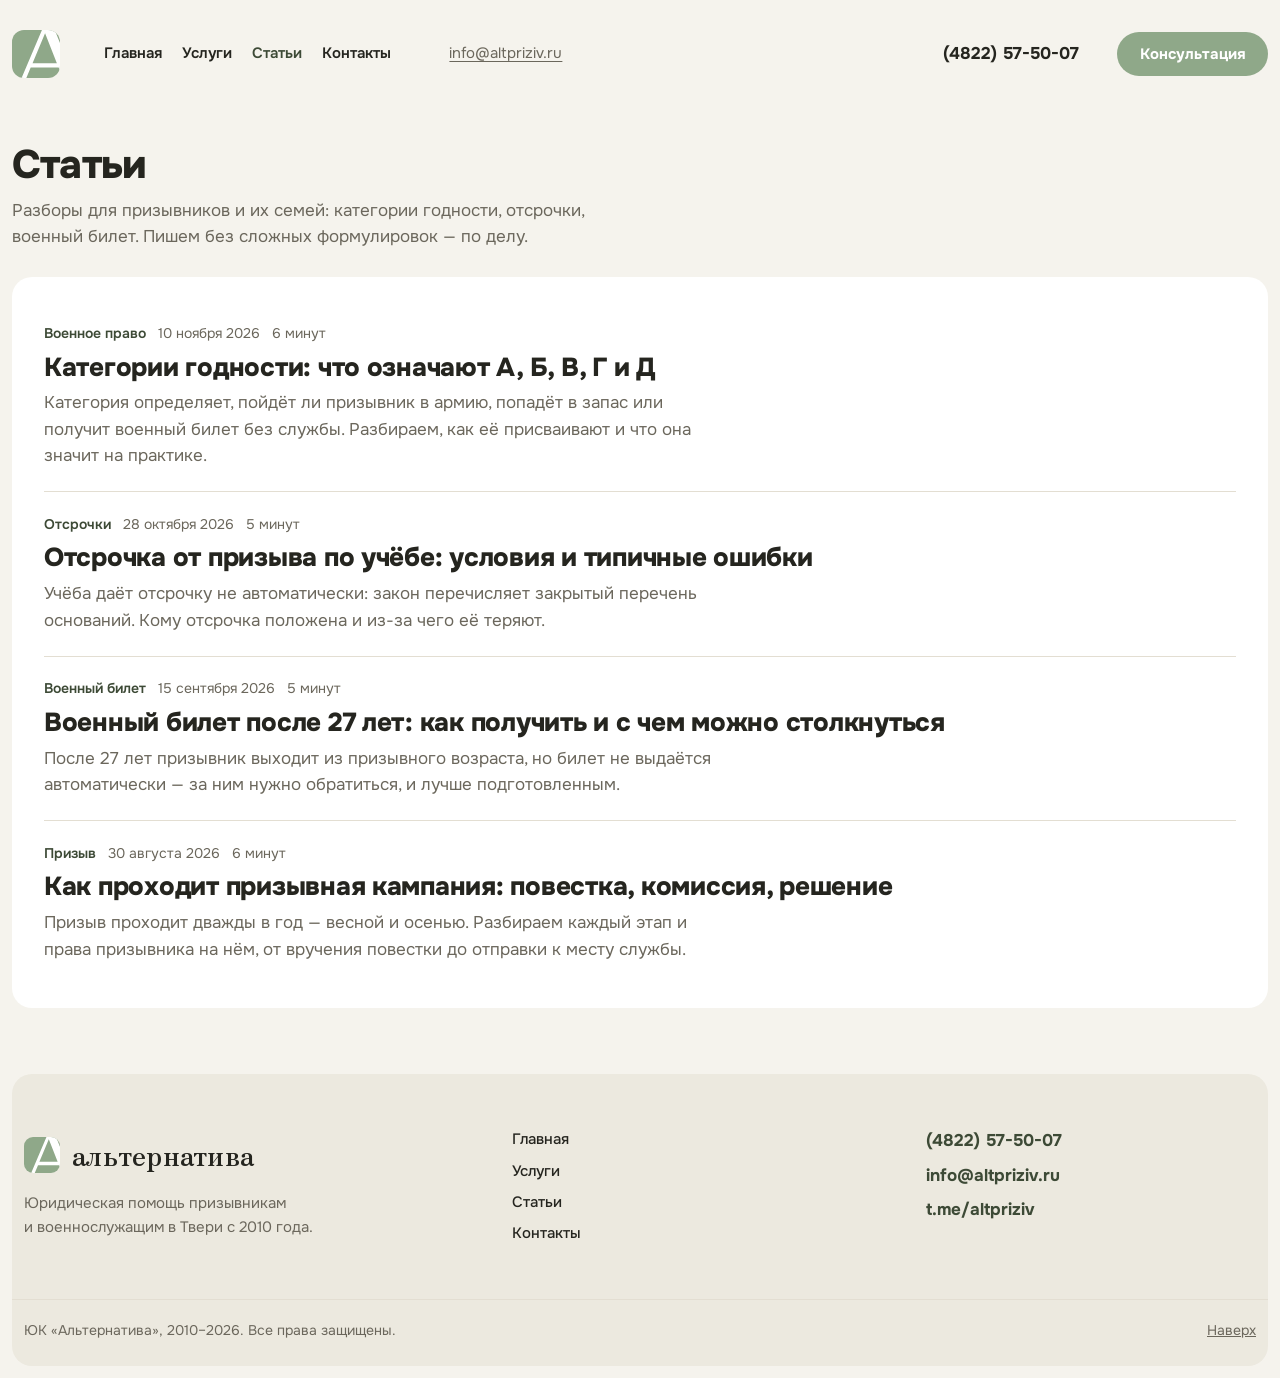
<file: blog.html>
<!doctype html>
<html lang="ru">
<head>
  <meta charset="utf-8">
  <meta name="viewport" content="width=device-width, initial-scale=1">
  <title>Статьи — Альтернатива: разборы для призывников и военнослужащих</title>
  <meta name="description" content="Разборы ЮК «Альтернатива»: категории годности, отсрочки по учёбе, военный билет после 27 лет, как проходит призывная кампания.">
  <link rel="icon" href="assets/logo.svg">
  <link rel="preconnect" href="https://fonts.googleapis.com">
  <link rel="preconnect" href="https://fonts.gstatic.com" crossorigin>
  <link href="https://fonts.googleapis.com/css2?family=Onest:wght@400;500;600;700;800&family=Zen+Antique&display=swap" rel="stylesheet">
  <link rel="stylesheet" href="css/style.css">
  <script src="js/icons.js"></script>
  <script src="js/vendor/iconify-icon.min.js"></script>
</head>
<body>

<main id="top">

  <header class="site-header page-light">
    <div class="container header__row">
      <div class="header__group">
        <a class="header__brand" href="index.html" aria-label="альтернатива — на главную">
          <img src="assets/logo.svg" alt="Логотип «альтернатива»" width="44" height="44">
        </a>
        <nav class="header__nav" aria-label="Разделы">
          <a href="index.html">Главная</a>
          <a href="services.html">Услуги</a>
          <a href="blog.html" aria-current="page">Статьи</a>
          <a href="index.html#contact">Контакты</a>
        </nav>
      </div>
      <div class="header__contacts">
        <a class="header__mail" href="mailto:info@altpriziv.ru">info@altpriziv.ru</a>
        <a class="header__phone" href="tel:+74822575007">(4822) 57-50-07</a>
      </div>
      <a class="btn btn--sm" href="index.html#contact">Консультация</a>
      <button class="header__menu" type="button" aria-expanded="false" aria-controls="menu-sheet"><iconify-icon icon="ph:list-bold" aria-hidden="true"></iconify-icon><span class="header__menu-label">Меню</span></button>
    </div>
    <div class="container menu-sheet" id="menu-sheet" hidden>
      <a href="index.html">Главная</a>
      <a href="services.html">Услуги</a>
      <a href="blog.html">Статьи</a>
      <a href="index.html#path">Как мы работаем</a>
      <a href="index.html#about">О компании</a>
      <a href="index.html#faq">Вопросы</a>
      <a href="index.html#contact">Контакты</a>
      <a href="mailto:info@altpriziv.ru"><iconify-icon icon="ph:envelope-simple" aria-hidden="true"></iconify-icon>info@altpriziv.ru</a>
      <a href="tel:+74822575007"><iconify-icon icon="ph:phone" aria-hidden="true"></iconify-icon>(4822) 57-50-07</a>
    </div>
  </header>

  <!-- Статьи: список разборов -->
  <section class="blog-page">
    <div class="container">
      <div class="blog-head">
        <h1>Статьи</h1>
        <p class="blog-lead">Разборы для&nbsp;призывников и&nbsp;их&nbsp;семей: категории годности, отсрочки, военный билет. Пишем без сложных формулировок&nbsp;— по&nbsp;делу.</p>
      </div>

      <div class="blog__list">
        <article class="post-row">
          <div class="post-meta">
            <span class="post-cat">Военное право</span>
            <span>10 ноября 2026</span>
            <span>6 минут</span>
          </div>
          <a class="post-title" href="article-kategorii-godnosti.html">Категории годности: что означают А, Б, В, Г и Д</a>
          <p class="post-excerpt">Категория определяет, пойдёт ли призывник в армию, попадёт в запас или получит военный билет без службы. Разбираем, как её присваивают и что она значит на практике.</p>
        </article>

        <article class="post-row">
          <div class="post-meta">
            <span class="post-cat">Отсрочки</span>
            <span>28 октября 2026</span>
            <span>5 минут</span>
          </div>
          <a class="post-title" href="article-otsrochka-uchebe.html">Отсрочка от призыва по учёбе: условия и типичные ошибки</a>
          <p class="post-excerpt">Учёба даёт отсрочку не автоматически: закон перечисляет закрытый перечень оснований. Кому отсрочка положена и из-за чего её теряют.</p>
        </article>

        <article class="post-row">
          <div class="post-meta">
            <span class="post-cat">Военный билет</span>
            <span>15 сентября 2026</span>
            <span>5 минут</span>
          </div>
          <a class="post-title" href="article-bilet-posle-27.html">Военный билет после 27 лет: как получить и с чем можно столкнуться</a>
          <p class="post-excerpt">После 27 лет призывник выходит из призывного возраста, но билет не выдаётся автоматически — за ним нужно обратиться, и лучше подготовленным.</p>
        </article>

        <article class="post-row">
          <div class="post-meta">
            <span class="post-cat">Призыв</span>
            <span>30 августа 2026</span>
            <span>6 минут</span>
          </div>
          <a class="post-title" href="article-prizyvnaya-kampaniya.html">Как проходит призывная кампания: повестка, комиссия, решение</a>
          <p class="post-excerpt">Призыв проходит дважды в год — весной и осенью. Разбираем каждый этап и права призывника на нём, от вручения повестки до отправки к месту службы.</p>
        </article>

        <nav class="pager" data-pager hidden aria-label="Страницы статей"></nav>
      </div>
    </div>
  </section>

</main>

<footer class="site-footer">
  <div class="container footer__grid">
    <div class="footer__brand">
      <img src="assets/logo.svg" alt="" width="36" height="36">
      <p class="footer__name">альтернатива</p>
      <p>Юридическая помощь призывникам и&nbsp;военнослужащим в&nbsp;Твери с&nbsp;2010&nbsp;года.</p>
    </div>
    <nav class="footer__nav" aria-label="Разделы">
      <a href="index.html">Главная</a>
      <a href="services.html">Услуги</a>
      <a href="blog.html">Статьи</a>
      <a href="index.html#contact">Контакты</a>
    </nav>
    <div class="footer__contacts">
      <a href="tel:+74822575007">(4822) 57-50-07</a>
      <a href="mailto:info@altpriziv.ru">info@altpriziv.ru</a>
      <a href="https://t.me/altpriziv">t.me/altpriziv</a>
    </div>
  </div>
  <div class="container footer__legal">
    <p>ЮК «Альтернатива», 2010–2026. Все права защищены.</p>
    <a href="#top">Наверх</a>
  </div>
</footer>

<script src="js/main.js"></script>
<script src="js/pager.js"></script>
<script src="js/blog.js"></script>
</body>
</html>
</file>
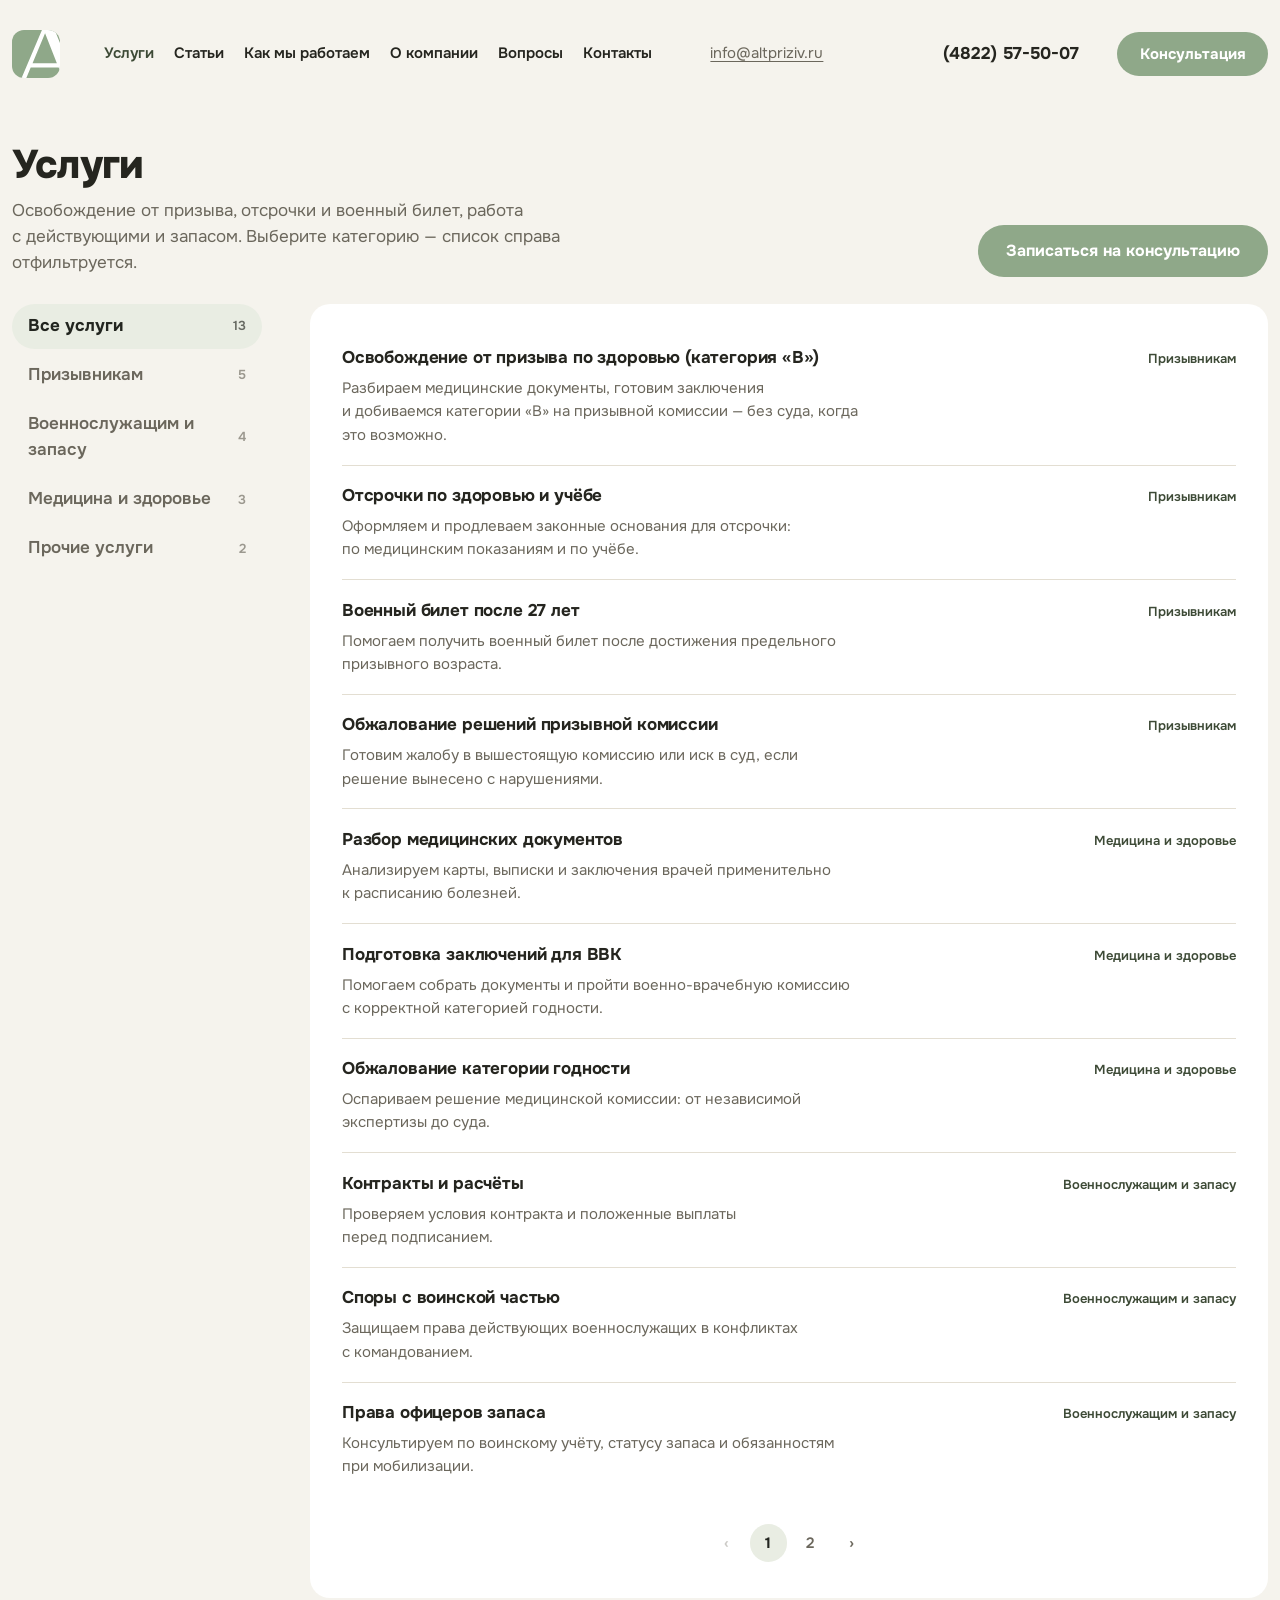
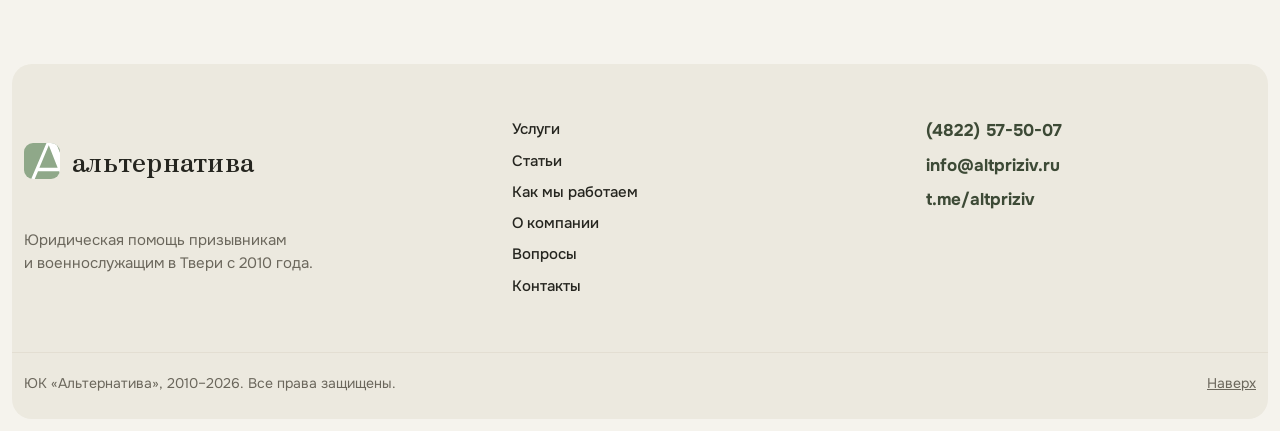
<file: services.html>
<!doctype html>
<html lang="ru">
<head>
  <meta charset="utf-8">
  <meta name="viewport" content="width=device-width, initial-scale=1">
  <title>Услуги — Альтернатива: юридическая помощь призывникам и военнослужащим в Твери</title>
  <meta name="description" content="Полный список услуг ЮК «Альтернатива» по категориям: призывникам, военнослужащим и запасу, медицина и здоровье, прочие юридические услуги.">
  <link rel="icon" href="assets/logo.svg">
  <link rel="preconnect" href="https://fonts.googleapis.com">
  <link rel="preconnect" href="https://fonts.gstatic.com" crossorigin>
  <link href="https://fonts.googleapis.com/css2?family=Onest:wght@400;500;600;700;800&family=Zen+Antique&display=swap" rel="stylesheet">
  <link rel="stylesheet" href="css/style.css">
  <script src="js/icons.js"></script>
  <script src="js/vendor/iconify-icon.min.js"></script>
</head>
<body>

<main id="top">

  <header class="site-header page-light">
    <div class="container header__row">
      <div class="header__group">
        <a class="header__brand" href="index.html" aria-label="альтернатива — на главную">
          <img src="assets/logo.svg" alt="Логотип «альтернатива»" width="44" height="44">
        </a>
        <nav class="header__nav" aria-label="Разделы">
          <a href="services.html" aria-current="page">Услуги</a>
          <a href="blog.html">Статьи</a>
          <a href="index.html#path">Как мы работаем</a>
          <a href="index.html#about">О компании</a>
          <a href="index.html#faq">Вопросы</a>
          <a href="index.html#contact">Контакты</a>
        </nav>
      </div>
      <div class="header__contacts">
        <a class="header__mail" href="mailto:info@altpriziv.ru">info@altpriziv.ru</a>
        <a class="header__phone" href="tel:+74822575007">(4822) 57-50-07</a>
      </div>
      <a class="btn btn--sm" href="index.html#contact">Консультация</a>
      <button class="header__menu" type="button" aria-expanded="false" aria-controls="menu-sheet"><iconify-icon icon="ph:list-bold" aria-hidden="true"></iconify-icon><span class="header__menu-label">Меню</span></button>
    </div>
    <div class="container menu-sheet" id="menu-sheet" hidden>
      <a href="services.html">Услуги</a>
      <a href="blog.html">Статьи</a>
      <a href="index.html#path">Как мы работаем</a>
      <a href="index.html#about">О компании</a>
      <a href="index.html#faq">Вопросы</a>
      <a href="index.html#contact">Контакты</a>
      <a href="mailto:info@altpriziv.ru"><iconify-icon icon="ph:envelope-simple" aria-hidden="true"></iconify-icon>info@altpriziv.ru</a>
      <a href="tel:+74822575007"><iconify-icon icon="ph:phone" aria-hidden="true"></iconify-icon>(4822) 57-50-07</a>
    </div>
  </header>

  <!-- Каталог услуг: фильтры категорий слева, список услуг справа -->
  <section class="catalog-page">
    <div class="container">
      <div class="catalog-head">
        <div>
          <h1>Услуги</h1>
          <p class="catalog-lead">Освобождение от призыва, отсрочки и военный билет, работа с&nbsp;действующими и&nbsp;запасом. Выберите категорию — список справа отфильтруется.</p>
        </div>
        <a class="btn" href="index.html#contact">Записаться на консультацию</a>
      </div>

      <div class="catalog">
        <aside class="catalog__filters" aria-label="Категории услуг">
          <button class="filter-btn" type="button" data-filter="all" aria-pressed="true">Все услуги <span class="count"></span></button>
          <button class="filter-btn" type="button" data-filter="priziv" aria-pressed="false">Призывникам <span class="count"></span></button>
          <button class="filter-btn" type="button" data-filter="sluzhba" aria-pressed="false">Военнослужащим и запасу <span class="count"></span></button>
          <button class="filter-btn" type="button" data-filter="med" aria-pressed="false">Медицина и здоровье <span class="count"></span></button>
          <button class="filter-btn" type="button" data-filter="other" aria-pressed="false">Прочие услуги <span class="count"></span></button>
        </aside>

        <div class="catalog__list">
          <article class="service-row" data-cat="priziv">
            <div>
              <h3>Освобождение от призыва по здоровью (категория «В»)</h3>
              <p>Разбираем медицинские документы, готовим заключения и&nbsp;добиваемся категории «В» на&nbsp;призывной комиссии&nbsp;— без суда, когда это возможно.</p>
            </div>
            <span class="service-cat">Призывникам</span>
          </article>
          <article class="service-row" data-cat="priziv">
            <div>
              <h3>Отсрочки по здоровью и учёбе</h3>
              <p>Оформляем и&nbsp;продлеваем законные основания для&nbsp;отсрочки: по&nbsp;медицинским показаниям и&nbsp;по&nbsp;учёбе.</p>
            </div>
            <span class="service-cat">Призывникам</span>
          </article>
          <article class="service-row" data-cat="priziv">
            <div>
              <h3>Военный билет после 27 лет</h3>
              <p>Помогаем получить военный билет после достижения предельного призывного возраста.</p>
            </div>
            <span class="service-cat">Призывникам</span>
          </article>
          <article class="service-row" data-cat="priziv">
            <div>
              <h3>Обжалование решений призывной комиссии</h3>
              <p>Готовим жалобу в&nbsp;вышестоящую комиссию или&nbsp;иск в&nbsp;суд, если решение вынесено с&nbsp;нарушениями.</p>
            </div>
            <span class="service-cat">Призывникам</span>
          </article>
          <article class="service-row" data-cat="med priziv">
            <div>
              <h3>Разбор медицинских документов</h3>
              <p>Анализируем карты, выписки и&nbsp;заключения врачей применительно к&nbsp;расписанию болезней.</p>
            </div>
            <span class="service-cat">Медицина и здоровье</span>
          </article>
          <article class="service-row" data-cat="med">
            <div>
              <h3>Подготовка заключений для ВВК</h3>
              <p>Помогаем собрать документы и&nbsp;пройти военно-врачебную комиссию с&nbsp;корректной категорией годности.</p>
            </div>
            <span class="service-cat">Медицина и здоровье</span>
          </article>
          <article class="service-row" data-cat="med">
            <div>
              <h3>Обжалование категории годности</h3>
              <p>Оспариваем решение медицинской комиссии: от&nbsp;независимой экспертизы до&nbsp;суда.</p>
            </div>
            <span class="service-cat">Медицина и здоровье</span>
          </article>
          <article class="service-row" data-cat="sluzhba">
            <div>
              <h3>Контракты и расчёты</h3>
              <p>Проверяем условия контракта и&nbsp;положенные выплаты перед&nbsp;подписанием.</p>
            </div>
            <span class="service-cat">Военнослужащим и запасу</span>
          </article>
          <article class="service-row" data-cat="sluzhba">
            <div>
              <h3>Споры с воинской частью</h3>
              <p>Защищаем права действующих военнослужащих в&nbsp;конфликтах с&nbsp;командованием.</p>
            </div>
            <span class="service-cat">Военнослужащим и запасу</span>
          </article>
          <article class="service-row" data-cat="sluzhba">
            <div>
              <h3>Права офицеров запаса</h3>
              <p>Консультируем по&nbsp;воинскому учёту, статусу запаса и&nbsp;обязанностям при&nbsp;мобилизации.</p>
            </div>
            <span class="service-cat">Военнослужащим и запасу</span>
          </article>
          <article class="service-row" data-cat="sluzhba">
            <div>
              <h3>Расчёты при увольнении</h3>
              <p>Проверяем начисления при&nbsp;увольнении со&nbsp;службы и&nbsp;добиваемся недоплаченного.</p>
            </div>
            <span class="service-cat">Военнослужащим и запасу</span>
          </article>
          <article class="service-row" data-cat="other">
            <div>
              <h3>Регистрация и ликвидация юрлиц и ИП</h3>
              <p>Открываем, сопровождаем и&nbsp;закрываем юридические лица и&nbsp;индивидуальных предпринимателей.</p>
            </div>
            <span class="service-cat">Прочие услуги</span>
          </article>
          <article class="service-row" data-cat="other">
            <div>
              <h3>Представительство в суде</h3>
              <p>Представляем интересы клиентов в&nbsp;судах Твери и&nbsp;Тверской области.</p>
            </div>
            <span class="service-cat">Прочие услуги</span>
          </article>
          <p class="catalog-empty" hidden>В этой категории пока нет услуг — выберите другую категорию.</p>
          <nav class="pager" data-pager hidden aria-label="Страницы услуг"></nav>
        </div>
      </div>
    </div>
  </section>

</main>

<footer class="site-footer">
  <div class="container footer__grid">
    <div class="footer__brand">
      <img src="assets/logo.svg" alt="" width="36" height="36">
      <p class="footer__name">альтернатива</p>
      <p>Юридическая помощь призывникам и&nbsp;военнослужащим в&nbsp;Твери с&nbsp;2010&nbsp;года.</p>
    </div>
    <nav class="footer__nav" aria-label="Разделы">
      <a href="services.html">Услуги</a>
      <a href="blog.html">Статьи</a>
      <a href="index.html#path">Как мы работаем</a>
      <a href="index.html#about">О компании</a>
      <a href="index.html#faq">Вопросы</a>
      <a href="index.html#contact">Контакты</a>
    </nav>
    <div class="footer__contacts">
      <a href="tel:+74822575007">(4822) 57-50-07</a>
      <a href="mailto:info@altpriziv.ru">info@altpriziv.ru</a>
      <a href="https://t.me/altpriziv">t.me/altpriziv</a>
    </div>
  </div>
  <div class="container footer__legal">
    <p>ЮК «Альтернатива», 2010–2026. Все права защищены.</p>
    <a href="#top">Наверх</a>
  </div>
</footer>

<script src="js/main.js"></script>
<script src="js/pager.js"></script>
<script src="js/services.js"></script>
</body>
</html>
</file>
<file: css/style.css>
/* ЮК «Альтернатива» — лендинг в пластике dodobrands.io:
   кремовый фон, жирный гротеск Onest, панельные радиусы, пилюли,
   счётчики в герое и бегущая лента. Палитра бренда: шалфейный зелёный
   (фон логотипа #8FA889 — он же акцент), красная книжечка военного билета. */

/* ===== tokens ===== */
:root {
  --bg: #f5f3ed;            /* кремовый фон (как на референсе) */
  --surface: #ece9df;       /* кремовый потемнее — широкие ленты, футер */
  --paper: #ffffff;         /* белые карточки поверх крема */
  --ink: #25251f;
  --muted: #6b675c;
  --rule: #e3ded2;          /* светлые линейки на светлом */
  --tint: #e9ede3;          /* ментоловый тинт из баннера */
  --deep: #3d4a36;          /* глубокий шалфейный — текстовые акценты на светлом */
  --deep-dark: #22251f;     /* тёмный текст-ховер на светлом */
  --accent: #8fa889;        /* шалфейный — фон логотипа; основные кнопки, акценты */
  --accent-dark: #71906b;
  --stamp: #b5382d;         /* красная книжечка билета */
  --grow: #cbe29d;          /* мятные пилюли-подписи статистики */
  --grow-ink: #2c3829;
  --cream: #f5f3ed;         /* светлый текст на тёмных панелях */

  --font: "Onest", "Helvetica Neue", Arial, sans-serif;
  --font-brand: "Zen Antique", Georgia, "Times New Roman", serif; /* логотип-словесник */

  --container: 1320px;
  --margin: clamp(0.5rem, 1.2vw, 0.75rem);

  /* радиусы: панели 20, карточки 16, мелочи 10, кнопки-пилюли */
  --radius: 10px;
  --radius-lg: 16px;
  --radius-xl: 20px;

  /* шкала отступов, базовый шаг 4px */
  --space-1: 0.25rem;
  --space-2: 0.5rem;
  --space-3: 0.75rem;
  --space-4: 1rem;
  --space-5: 1.25rem;
  --space-6: 1.5rem;
  --space-7: 2rem;
  --space-8: 2.5rem;
  --space-9: 3rem;
  --space-10: 4rem;

  /* семантический ритм */
  --section-block: clamp(2.25rem, 6vh, 4rem);    /* вертикальный шаг между секциями */
  --heading-gap: clamp(1.25rem, 3vh, 2rem);      /* заголовок секции → панель */
  --panel-pad: clamp(1.25rem, 3vw, 2rem);
  --panel-pad-x: clamp(1.25rem, 3.5vw, 2.5rem);
  --panel-pad-lg: clamp(1.5rem, 4.5vw, 3rem);
  --grid-gap: clamp(1.25rem, 3vw, 1.5rem);      /* межкарточный воздух */

  --fs-small: 0.875rem;
  --fs-body: clamp(1rem, 0.96rem + 0.2vw, 1.0625rem);
  --fs-lead: clamp(1.125rem, 1rem + 0.6vw, 1.375rem);
  --fs-h2: clamp(1.75rem, 1.3rem + 2vw, 2.75rem);
  --fs-h1: clamp(2.375rem, 1.2rem + 5vw, 5rem);
  --fs-stat: clamp(2.5rem, 1.5rem + 3.5vw, 4.5rem);
}

/* ===== foundation ===== */
*, *::before, *::after { box-sizing: border-box; }
html { scroll-behavior: smooth; }
body {
  margin: 0;
  font-family: var(--font);
  font-size: var(--fs-body);
  line-height: 1.55;
  color: var(--ink);
  background: var(--bg);
  -webkit-font-smoothing: antialiased;
}
img, svg { display: block; max-width: 100%; height: auto; }
h1, h2, h3, p, ul, dl, figure { margin: 0; }
ul { padding: 0; list-style: none; }
a { color: inherit; }
:focus-visible { outline: 3px solid var(--ink); outline-offset: 2px; }
::selection { background: var(--accent); color: var(--ink); }

.container { max-width: var(--container); margin-inline: auto; padding-inline: var(--margin); }
.sr-only {
  position: absolute; width: 1px; height: 1px; margin: -1px;
  clip-path: inset(50%); overflow: hidden; white-space: nowrap;
}

h1, .section-title { font-weight: 800; letter-spacing: -0.02em; line-height: 1.1; text-wrap: balance; }
h1 { font-size: var(--fs-h1); letter-spacing: -0.03em; line-height: 1.04; }
.section-title { font-size: var(--fs-h2); }

/* кнопки: шалфейные пилюли с белым текстом */
.btn {
  display: inline-flex; align-items: center; justify-content: center;
  background: var(--accent); color: #fff;
  font-weight: 700; font-size: 1rem; line-height: 1;
  padding: 1.1em 1.75em; border: 0; border-radius: 999px;
  text-decoration: none; cursor: pointer;
  transition: background 0.18s ease, transform 0.15s ease;
}
.btn:hover { background: #5d7d57; }
.btn:active { transform: translateY(1px); }
.btn--sm { font-size: 0.9375rem; padding: 0.95em 1.5em; }

/* ===== header ===== */
.site-header {
  position: absolute; top: 0; left: 0; right: 0; z-index: 10;
  padding-top: clamp(0.75rem, 2vh, 1.25rem);
  --header-h: 48px;
}
.site-header :focus-visible { outline-color: var(--cream); }
.header__row { display: flex; align-items: center; padding-block: var(--space-3); }
.header__group { display: flex; align-items: center; gap: var(--space-6); }
.header__brand { display: flex; align-items: center; }
.header__brand img { width: var(--header-h); height: var(--header-h); border-radius: 12px; }
.header__nav {
  display: flex; align-items: center; gap: var(--space-5);
  height: var(--header-h);
  font-size: 0.9375rem; font-weight: 600;
  padding: 0 var(--space-5);
}
.header__nav a { display: inline-flex; align-items: center; height: var(--header-h); text-decoration: none; color: var(--cream); transition: color 0.15s; }
.header__nav a:hover { color: #fff; }
.header__contacts {
  flex: 1; height: var(--header-h);
  display: flex; align-items: center; justify-content: space-between;
  margin-inline: clamp(var(--space-4), 3vw, var(--space-8));
}
.header__mail { font-size: 0.9375rem; color: rgba(245, 243, 237, 0.8); text-decoration: underline; text-underline-offset: 0.2em; }
.header__mail:hover { color: #fff; }
.header__phone { font-weight: 700; color: var(--cream); text-decoration: none; white-space: nowrap; }
.header__phone:hover { color: #fff; }
.header__menu { display: none; }
.menu-sheet { display: none; }

/* ===== светлая шапка (services.html): та же шапка на кремовом фоне ===== */
.page-light.site-header { position: static; }
.page-light .site-header :focus-visible { outline-color: var(--deep); }
.page-light .header__nav a { color: var(--ink); }
.page-light .header__nav a:hover { color: var(--deep); }
.page-light .header__nav a[aria-current="page"] { color: var(--deep); }
.page-light .header__mail { color: var(--muted); }
.page-light .header__mail:hover, .page-light .header__phone:hover { color: var(--deep); }
.page-light .header__phone { color: var(--ink); }
.page-light .menu-sheet a { color: var(--cream); }
.page-light .menu-sheet :focus-visible { outline-color: var(--cream); }
.page-light .header__menu { background: var(--tint); color: var(--deep-dark); }
.page-light .header__menu:hover { background: #dbe4d2; }

/* ===== каталог услуг (services.html): фильтры слева, список справа ===== */
.catalog-page { padding-block: var(--section-block); }
.catalog-head {
  display: flex; align-items: flex-end; justify-content: space-between;
  gap: var(--space-5); flex-wrap: wrap;
}
.catalog-head h1 {
  font-size: clamp(1.75rem, 1.3rem + 1.5vw, 2.5rem);
  font-weight: 800; letter-spacing: -0.02em;
}
.catalog-lead { margin-top: var(--space-3); color: var(--muted); max-width: 52ch; }
.catalog {
  margin-top: var(--heading-gap);
  display: grid; grid-template-columns: minmax(210px, 250px) minmax(0, 1fr);
  gap: clamp(1.5rem, 4vw, 3rem);
  align-items: start;
}
.catalog__filters {
  position: sticky; top: var(--space-4);
  display: grid; gap: var(--space-1);
}
.filter-btn {
  display: flex; align-items: center; justify-content: space-between; gap: var(--space-3);
  background: transparent; border: 0;
  font: inherit; font-weight: 600; text-align: left;
  color: var(--muted);
  padding: 0.55em 0.95em; border-radius: 999px;
  cursor: pointer;
  transition: background-color 0.18s ease, color 0.18s ease;
}
.filter-btn:hover { color: var(--ink); }
.filter-btn[aria-pressed="true"] { background: var(--tint); color: var(--deep-dark); font-weight: 700; }
.filter-btn .count { color: inherit; opacity: 0.65; font-weight: 600; font-size: 0.8125rem; }
.catalog__list {
  background: var(--paper);
  border-radius: var(--radius-xl);
  padding: clamp(0.75rem, 2vw, 1.5rem) clamp(1rem, 3vw, 2rem);
}
.service-row {
  display: flex; align-items: baseline; justify-content: space-between;
  gap: var(--space-5);
  padding-block: 1.1rem;
  border-bottom: 1px solid var(--rule); /* taste-skill-ignore — табличные строки каталога, линейки уместны */
}
.service-row.is-last { border-bottom: 0; }
.service-row[hidden] { display: none; }
.service-row h3 { font-size: 1.0625rem; font-weight: 700; letter-spacing: -0.01em; }
.service-row p { margin-top: 0.35rem; color: var(--muted); font-size: 0.9375rem; max-width: 52ch; }
.service-cat { flex: none; color: var(--deep); font-size: 0.8125rem; font-weight: 600; }
.catalog-empty { padding: 1.5rem 0; color: var(--muted); }

/* ===== пагинатор списков (services.html, blog.html): пилюли в тон фильтрам ===== */
.pager {
  display: flex; align-items: center; justify-content: center;
  gap: var(--space-1);
  margin-top: var(--space-4);
  padding-block: var(--space-3);
}
.pager[hidden] { display: none; }
.pager__btn {
  min-width: 2.5em;
  padding: 0.5em 0.85em;
  background: transparent; border: 0; border-radius: 999px;
  font: inherit; font-size: 0.9375rem; font-weight: 600;
  color: var(--muted);
  cursor: pointer;
  transition: background-color 0.18s ease, color 0.18s ease;
}
.pager__btn:hover:not(:disabled) { color: var(--ink); }
.pager__btn:disabled { opacity: 0.35; cursor: default; }
.pager__btn.is-active { background: var(--tint); color: var(--deep-dark); font-weight: 700; }

/* ===== блог (blog.html): список статей ===== */
.blog-page { padding-block: var(--section-block); }
.blog-head h1 {
  font-size: clamp(1.75rem, 1.3rem + 1.5vw, 2.5rem);
  font-weight: 800; letter-spacing: -0.02em;
}
.blog-lead { margin-top: var(--space-3); color: var(--muted); max-width: 52ch; }
.blog__list {
  margin-top: var(--heading-gap);
  background: var(--paper);
  border-radius: var(--radius-xl);
  padding: clamp(0.75rem, 2vw, 1.5rem) clamp(1rem, 3vw, 2rem);
}
.post-row { padding-block: 1.35rem; border-bottom: 1px solid var(--rule); } /* taste-skill-ignore — табличные строки списка статей, линейки уместны */
.post-row.is-last { border-bottom: 0; }
.post-meta { display: flex; flex-wrap: wrap; gap: var(--space-3); color: var(--muted); font-size: 0.875rem; }
.post-cat { color: var(--deep); font-weight: 600; }
.post-title {
  display: block; margin-top: 0.5rem;
  font-size: clamp(1.25rem, 1.1rem + 0.8vw, 1.625rem);
  font-weight: 800; letter-spacing: -0.01em; line-height: 1.15;
  color: var(--ink); text-decoration: none;
  transition: color 0.18s ease;
}
.post-title:hover { color: var(--deep); }
.post-excerpt { margin-top: 0.5rem; color: var(--muted); max-width: 62ch; }

/* ===== страница статьи ===== */
.article-page {
  padding-block: var(--section-block);
  /* горизонтальный отступ карточки статьи */
  --article-inset: clamp(1rem, 3.75vw, 3.5rem);
}
/* статья целиком — одна большая белая карточка; CTA и «Другие статьи» — ниже, на фоне страницы */
.article-card {
  background: var(--paper);
  border-radius: var(--radius-xl);
  padding: clamp(1.25rem, 3vw, 2.5rem) var(--article-inset);
}
/* первый заголовок тела без своего отступа сверху: зазор от шапки задаёт margin у .article-body */
.article-card .article-body > h2:first-child { margin-top: 0; }
.article-head h1 {
  margin-top: var(--space-3);
  font-size: clamp(1.875rem, 1.3rem + 2.5vw, 3rem);
  font-weight: 800; letter-spacing: -0.02em; line-height: 1.1;
  max-width: 24ch; text-wrap: balance;
}
.article-meta { display: flex; flex-wrap: wrap; gap: var(--space-3); color: var(--muted); font-size: 0.875rem; }
.article-lead { margin-top: var(--space-4); color: var(--muted); font-size: var(--fs-lead); max-width: 44ch; }
.article-body { margin-top: var(--heading-gap); max-width: 68ch; }
.article-body h2 { margin-top: 2.4rem; font-size: 1.375rem; font-weight: 800; letter-spacing: -0.01em; }
.article-body p { margin-top: 0.9rem; }
.article-body ul { margin-top: 1rem; padding-left: 1.4em; display: grid; gap: 0.5rem; }
.article-body li strong { font-weight: 700; }
.article-note { margin-top: 2.5rem; color: var(--muted); font-size: 0.875rem; }
.article-cta { margin-top: var(--section-block); }
.article-more-title { margin-top: var(--section-block); font-size: 1.375rem; font-weight: 800; letter-spacing: -0.01em; }
.article-more-title + .blog__list { margin-top: var(--heading-gap); }

/* ===== hero ===== */
/* баннер по экрану: отступы сверху и снизу равны, градиент в цветах проекта */
.hero {
  position: relative;
  display: flex; flex-direction: column;
  margin: var(--margin);
  border-radius: var(--radius-xl);
  overflow: clip;
  background: linear-gradient(115deg, #3a4a34 0%, #566a4d 48%, #8fa889 100%); /* taste-skill-ignore — градиент в шалфейной гамме логотипа */
  min-height: calc(100svh - 2 * var(--margin));
}
.hero :focus-visible { outline-color: var(--cream); }
.hero__inner {
  flex: 1; display: grid; align-content: center; width: 100%;
  padding-top: clamp(7rem, 16vh, 10rem); /* запас под абсолютную шапку */
  padding-bottom: clamp(2rem, 5vh, 3.5rem);
}
.hero__inner h1 { color: #fff; max-width: 18ch; }
.hero__lead {
  margin-top: var(--space-5);
  font-size: var(--fs-lead);
  max-width: 44ch;
  color: rgba(245, 243, 237, 0.85);
}
.hero__actions { margin-top: var(--space-7); display: flex; align-items: center; gap: var(--space-6); flex-wrap: wrap; }

/* ===== advantages: мятные поля — панели тинта, тёмные цифры ===== */
.advantages__grid {
  margin-top: var(--heading-gap);
  display: grid; grid-template-columns: repeat(3, minmax(0, 1fr));
  gap: var(--grid-gap);
  align-items: start;
}
.adv {
  background: var(--paper);
  border-radius: var(--radius-lg);
  padding: var(--panel-pad-lg);
  display: grid; gap: 0.45rem; justify-items: start; align-content: start;
}
.adv__num {
  font-weight: 800; line-height: 0.9; letter-spacing: -0.03em;
  font-variant-numeric: tabular-nums;
  color: var(--deep-dark);
  font-size: clamp(3rem, 1rem + 5vw, 5.5rem);
}
.adv__title { font-size: 1.0625rem; font-weight: 800; letter-spacing: -0.01em; margin-top: 0.35rem; }
.adv__note { color: var(--grow-ink); font-size: 0.9375rem; }

/* лента типичных дел: бегущая строка по нижней кромке баннера */
.hero__ticker {
  border-top: 1px solid rgba(245, 243, 237, 0.16); /* taste-skill-ignore — кромка ленты на тёмном баннере */
  background: rgba(35, 45, 31, 0.35); /* шалфейно-тёмная подложка ленты */
}
.ticker__wrap { display: flex; align-items: center; gap: clamp(1rem, 2.5vw, 2rem); padding-block: 0.9rem; }
.ticker__tag { flex: none; font-size: 0.8125rem; font-weight: 700; color: rgba(245, 243, 237, 0.72); white-space: nowrap; }
.ticker__viewport {
  flex: 1; min-width: 0; overflow: hidden;
  -webkit-mask-image: linear-gradient(90deg, transparent, #000 4%, #000 96%, transparent); /* taste-skill-ignore — маска растворения краёв ленты, не визуальный градиент */
  mask-image: linear-gradient(90deg, transparent, #000 4%, #000 96%, transparent); /* taste-skill-ignore — маска растворения краёв ленты, не визуальный градиент */
}
.ticker__track { display: flex; width: max-content; animation: ticker 42s linear infinite; }
.hero__ticker:hover .ticker__track { animation-play-state: paused; }
.ticker__group { display: flex; align-items: center; }
.ticker__item {
  display: inline-flex; align-items: baseline; white-space: nowrap;
  font-size: 0.9375rem; color: rgba(245, 243, 237, 0.78);
}
.ticker__item strong { color: #fff; font-weight: 700; }
.ticker__item::after {
  content: ""; flex: none; align-self: center;
  width: 5px; height: 5px; border-radius: 50%;
  background: var(--accent);
  margin-inline: 1.6em;
}
@keyframes ticker { to { transform: translateX(-50%); } }

/* ===== sections common ===== */
section { scroll-margin-top: 2rem; }
main > section:not(.hero) { padding-block: var(--section-block); }

/* ===== services: две большие карточки-направления ===== */
.brandcards {
  margin-top: var(--heading-gap);
  display: grid; grid-template-columns: repeat(2, minmax(0, 1fr));
  gap: var(--grid-gap);
  align-items: stretch;
}
.brandcard {
  position: relative;
  border-radius: var(--radius-xl);
  padding: clamp(1.5rem, 3.5vw, 2.5rem);
}
.brandcard--mint { background: var(--paper); }
.brandcard--paper { background: var(--paper); }
.brandcard h3 {
  font-size: clamp(1.5rem, 1.2rem + 1.2vw, 2rem);
  font-weight: 800; letter-spacing: -0.02em; line-height: 1.15;
}
.brandcard__list { margin-top: var(--space-4); display: grid; gap: 0.6rem; }
.brandcard__list li { position: relative; padding-left: 1.4em; font-weight: 500; font-size: 1.0625rem; }
.brandcard__list li::before {
  content: ""; position: absolute; left: 0; top: 0.52em;
  width: 7px; height: 7px; border-radius: 50%;
  background: var(--deep);
}
.brandcard__note { margin-top: var(--space-5); color: var(--muted); max-width: 44ch; }

/* широкая лента прочих услуг: тёмный шалфей — зеркало героя */
.services-extra {
  margin-top: var(--grid-gap);
  display: grid; grid-template-columns: minmax(0, 5fr) minmax(0, 7fr);
  gap: var(--space-5) var(--space-8);
  align-items: center;
  background: linear-gradient(115deg, #3a4a34 0%, #566a4d 48%, #8fa889 100%); /* taste-skill-ignore — градиент в шалфейной гамме логотипа */
  border-radius: var(--radius-lg);
  padding: var(--panel-pad-lg);
  color: var(--cream);
}
.services-extra :focus-visible { outline-color: var(--cream); }
.services-extra h3 {
  font-size: clamp(1.375rem, 1rem + 1.6vw, 2.125rem);
  font-weight: 800; letter-spacing: -0.02em; line-height: 1.1;
  color: var(--cream); text-wrap: balance;
}
.services-extra p {
  margin-top: var(--space-3);
  color: rgba(245, 243, 237, 0.78); /* taste-skill-ignore — приглушённый крем на тёмной панели */
  max-width: 32ch; font-size: 0.9375rem;
}
.services-extra__side { display: grid; gap: var(--space-4); justify-items: start; }
.services-extra__chips {
  list-style: none; margin: 0; padding: 0;
  display: flex; flex-wrap: wrap; gap: var(--space-2);
}
.services-extra__chips li {
  border: 1px solid rgba(245, 243, 237, 0.3); /* taste-skill-ignore — кромка чипа на тёмном */
  border-radius: 999px;
  padding: 0.5em 1.1em;
  font-size: 0.875rem; font-weight: 600;
  color: var(--cream);
  white-space: nowrap;
}
/* пилюля-ссылка внутри тёмной ленты: текст, на hover — мягкая заливка без обводки */
.services-extra .find-pill {
  margin-left: 0;
  color: #fff;
  transition: color 0.18s ease, background-color 0.18s ease;
}
.services-extra .find-pill:hover {
  background: rgba(245, 243, 237, 0.12); /* taste-skill-ignore — кремовая подложка на тёмном */
  color: var(--cream);
}

/* ===== about: манифест + три принципа ===== */
.about-lede {
  margin-top: var(--heading-gap);
  font-size: clamp(1.375rem, 1.1rem + 1.4vw, 2.25rem);
  font-weight: 600; letter-spacing: -0.015em; line-height: 1.32;
  max-width: 36ch; text-wrap: balance;
}
.about-add { margin-top: var(--space-5); color: var(--muted); max-width: 56ch; }
.principles {
  margin-top: var(--heading-gap);
  display: grid; grid-template-columns: repeat(3, minmax(0, 1fr));
  gap: var(--grid-gap);
}
.principle { background: var(--paper); border-radius: var(--radius-lg); padding: clamp(1.25rem, 2.5vw, 1.75rem); }
.principle h3 { font-size: 1.25rem; font-weight: 800; letter-spacing: -0.01em; }
.principle p { margin-top: 0.6rem; color: var(--muted); }

/* ===== path: тёмная панель-эхо баннера с таймлайном этапов ===== */
.path-panel {
  margin-top: var(--heading-gap);
  background: linear-gradient(150deg, #3a4a34 0%, #52664a 68%, #667d5d 100%); /* taste-skill-ignore — панель-эхо баннера: шалфейная гамма */
  border-radius: var(--radius-xl);
  color: var(--cream);
  padding: clamp(1.5rem, 4.5vw, 3.25rem);
}
.path-panel :focus-visible { outline-color: var(--cream); }
.path-panel .section-title { color: #fff; }
.path-lead { margin-top: var(--space-4); max-width: 56ch; color: rgba(245, 243, 237, 0.8); }

/* чипы этапов */
.timeline { margin-top: var(--heading-gap); display: flex; flex-wrap: wrap; gap: 0.5rem; }
.chip {
  background: rgba(245, 243, 237, 0.12);
  border: 0;
  color: var(--cream);
  border-radius: 999px;
  padding: 0.68em 1.3em;
  font: inherit; font-size: 0.9375rem; font-weight: 600;
  cursor: pointer;
  transition: background 0.18s ease;
}
.chip:hover { background: rgba(245, 243, 237, 0.2); }
.chip.is-active { background: var(--accent); color: var(--ink); font-weight: 700; }

/* карточка активного этапа */
.stages { margin-top: var(--space-5); }
.stage {
  background: rgba(245, 243, 237, 0.07);
  border: 1px solid rgba(245, 243, 237, 0.14);
  border-radius: var(--radius-lg);
  padding: clamp(1.25rem, 3vw, 2.25rem);
}
.stage[hidden] { display: none; }
.stage:not([hidden]) { animation: stage-in 0.35s ease both; }
@keyframes stage-in {
  from { opacity: 0; transform: translateY(8px); }
  to { opacity: 1; transform: none; }
}
.stage__num { font-size: 0.8125rem; font-weight: 700; color: var(--accent); }
.stage h3 { margin-top: 0.5rem; font-size: clamp(1.375rem, 1.1rem + 1.2vw, 1.875rem); font-weight: 800; letter-spacing: -0.015em; color: #fff; }
.stage p { margin-top: 0.6rem; max-width: 60ch; color: rgba(245, 243, 237, 0.82); }

/* ===== faq: белые карточки-вопросы ===== */
.faq-sheet { margin-top: var(--heading-gap); display: grid; gap: 0.75rem; }
.faq-card { background: var(--paper); border-radius: var(--radius-lg); padding-inline: var(--panel-pad-x); }
.faq-card summary {
  list-style: none; cursor: pointer;
  display: flex; justify-content: space-between; gap: var(--space-5); align-items: center;
  padding-block: 1.15rem;
  font-size: clamp(1.125rem, 1rem + 0.8vw, 1.375rem);
  font-weight: 700; letter-spacing: -0.01em;
  color: var(--ink);
  transition: color 0.18s ease;
}
.faq-card summary:hover { color: var(--deep); }
.faq-card summary::-webkit-details-marker { display: none; }
.faq-card summary::after {
  content: "+";
  font-weight: 500; font-size: 1.6rem; line-height: 1;
  color: var(--deep); flex: none;
  transition: transform 0.25s ease;
}
.faq-card[open] summary::after { transform: rotate(45deg); }
.faq-card[open] summary { color: var(--deep); }
.faq-a { padding: 0 0 1.25rem; max-width: 62ch; color: var(--muted); }
.faq-card[open] > .faq-a { animation: faq-in 0.35s ease both; }
@keyframes faq-in {
  from { opacity: 0; transform: translateY(-6px); }
  to { opacity: 1; transform: none; }
}

/* ===== contact: визитка приёмной ===== */
.find-panel {
  margin-top: var(--heading-gap);
  background: var(--paper);
  border-radius: var(--radius-xl);
  overflow: clip;
  display: grid; grid-template-columns: minmax(0, 1fr) minmax(0, 1fr);
  grid-template-areas: "call map";
}
.find-call { grid-area: call; background: var(--paper); padding: var(--panel-pad-lg); display: grid; align-content: start; }
.find-heading { font-size: 1.25rem; font-weight: 800; letter-spacing: -0.01em; }
.find-phone {
  display: block; width: fit-content; margin-top: var(--space-4);
  font-size: clamp(2rem, 1.4rem + 3vw, 3.25rem);
  font-weight: 800; letter-spacing: -0.02em; line-height: 1.1;
  color: var(--ink); text-decoration: none;
  transition: color 0.18s ease;
}
.find-phone:hover { color: var(--deep); }
.find-note { margin-top: var(--space-3); max-width: 42ch; color: var(--muted); }
.find-actions { margin-top: var(--space-6); display: grid; gap: var(--space-2); justify-items: start; }
.find-pill {
  display: inline-block; margin-left: calc(var(--space-3) * -1);
  padding: 0.4em 0.85em; border-radius: 999px;
  font-size: 0.9375rem; font-weight: 600; color: var(--deep); text-decoration: none;
  transition: background-color 0.18s ease;
}
.find-pill:hover { background: #dbe4d2; }
.find-pills { display: flex; flex-wrap: wrap; gap: var(--space-2); margin-top: var(--space-5); }
.find-address { margin-top: var(--space-4); color: var(--grow-ink); font-size: 0.9375rem; max-width: 40ch; }

/* мини-форма заявки: имя, телефон, вопрос → письмо в почтовый клиент */
.apply { margin-top: var(--space-6); display: grid; gap: var(--space-4); }
.apply__row { display: grid; grid-template-columns: repeat(2, minmax(0, 1fr)); gap: var(--space-3); }
.apply__field { display: grid; gap: 0.4rem; }
.apply__field label { font-size: 0.8125rem; font-weight: 600; color: var(--grow-ink); }
.apply__field input,
.apply__field textarea {
  font: inherit; color: var(--ink);
  background: var(--paper);
  border: 1px solid var(--rule); /* taste-skill-ignore — поле формы, линейки уместны */
  border-radius: var(--radius);
  padding: 0.75em 1em;
  width: 100%;
}
.apply__field textarea { resize: vertical; min-height: 5.5em; }
.apply__field input:focus-visible,
.apply__field textarea:focus-visible { outline: 2px solid var(--accent); outline-offset: 1px; }
.apply .btn { justify-self: start; }
.apply__hint { font-size: 0.8125rem; color: var(--muted); max-width: 44ch; }
.find-maprow { grid-area: map; height: 100%; }
.find-map { position: relative; overflow: hidden; height: 100%; min-height: 300px; }
.find-map iframe { position: absolute; inset: 0; width: 100%; height: 100%; border: 0; }

/* ===== cta: финальная тёмная панель перед футером ===== */
.cta-panel {
  background: linear-gradient(115deg, #3a4a34 0%, #52664a 62%, #667d5d 100%); /* taste-skill-ignore — панель-эхо баннера: шалфейная гамма */
  border-radius: var(--radius-xl);
  color: var(--cream);
  padding: clamp(2.5rem, 7vh, 4.5rem) var(--panel-pad-lg);
}
.cta-panel :focus-visible { outline-color: var(--cream); }
.cta-panel h2 {
  font-size: clamp(1.875rem, 1.3rem + 2.8vw, 3.75rem);
  font-weight: 800; letter-spacing: -0.025em; line-height: 1.06;
  max-width: 20ch; color: #fff; text-wrap: balance;
}
.cta-panel > p { margin-top: var(--space-5); max-width: 52ch; color: rgba(245, 243, 237, 0.8); font-size: 1.0625rem; }
.cta-actions { margin-top: var(--space-7); display: flex; align-items: center; gap: var(--space-6); flex-wrap: wrap; }
.cta-phone {
  font-weight: 800; font-size: 1.25rem; color: #fff; text-decoration: none;
  border-bottom: 2px solid var(--accent);
  transition: color 0.18s ease;
}
.cta-phone:hover { color: var(--accent); }

/* ===== footer: светлая кремовая рамка ===== */
.site-footer { margin: var(--margin); border-radius: var(--radius-xl); background: var(--surface); color: var(--ink); }
.footer__grid {
  display: grid; grid-template-columns: minmax(0, 1.2fr) minmax(0, 1fr) minmax(0, 0.9fr);
  gap: clamp(var(--space-6), 4vw, var(--space-9));
  padding-block: clamp(2.5rem, 6vh, 4rem);
}
.footer__brand { display: grid; grid-template-columns: auto 1fr; gap: var(--space-1) var(--space-3); align-items: center; }
.footer__brand img { width: 36px; height: 36px; border-radius: 9px; }
.footer__name { font-family: var(--font-brand); font-weight: 400; font-size: 1.625rem; letter-spacing: 0.01em; }
.footer__brand p:last-child { grid-column: 1 / -1; color: var(--muted); font-size: 0.9375rem; max-width: 34ch; }
.footer__nav { display: grid; gap: var(--space-2); align-content: start; font-size: 0.9375rem; }
.footer__nav a { text-decoration: none; font-weight: 500; }
.footer__nav a:hover { color: var(--deep); text-decoration: underline; text-underline-offset: 0.2em; }
.footer__contacts { display: grid; gap: var(--space-2); align-content: start; font-size: 1.0625rem; }
.footer__contacts a { text-decoration: none; font-weight: 700; color: var(--deep); }
.footer__contacts a:hover { color: var(--deep-dark); }
.footer__legal {
  display: flex; justify-content: space-between; gap: var(--space-7);
  padding-block: var(--space-5) var(--space-6);
  font-size: var(--fs-small); color: var(--muted);
  border-top: 1px solid var(--rule); /* taste-skill-ignore — отделение юридической строки футера */
}
.footer__legal a { color: inherit; }
.footer__legal a:hover { color: var(--ink); }

/* ===== phone ===== */
@media (max-width: 900px) {
  .site-header { padding-top: 0; }
  .header__nav, .header__contacts, .header__row > .btn--sm { display: none; }
  .header__menu {
    display: inline-flex; align-items: center; gap: 0.5em;
    margin-left: auto;
    background: rgba(245, 243, 237, 0.14);
    border: 0;
    color: var(--cream); border-radius: 999px;
    font: inherit; font-size: 0.9375rem; font-weight: 600;
    height: var(--header-h); padding: 0 1.35em; cursor: pointer;
    transition: background-color 0.18s ease;
  }
  .header__menu:hover { background: rgba(245, 243, 237, 0.2); }
  .header__menu:focus-visible { outline: 2px solid currentColor; outline-offset: 2px; }
  .header__menu iconify-icon { font-size: 1.3em; }
  .menu-sheet {
    display: grid; gap: var(--space-1);
    background: var(--deep);
    border-radius: var(--radius-lg);
    padding: var(--space-3) var(--space-4) calc(var(--space-4) - var(--space-1));
    box-shadow: 0 16px 40px rgba(34, 37, 31, 0.28); /* тень только на плавающем меню */
  }
  .menu-sheet[hidden] { display: none; }
  .menu-sheet:not([hidden]) { animation: sheet-in 0.25s cubic-bezier(0.2, 0.7, 0.2, 1) both; }
  .menu-sheet a {
    display: block; padding: var(--space-2) var(--space-3);
    text-decoration: none; font-weight: 600; color: var(--cream);
    border-radius: var(--radius);
    transition: background-color 0.18s ease, color 0.18s ease;
  }
  .menu-sheet a:hover { background: rgba(245, 243, 237, 0.08); color: #fff; }
  .menu-sheet iconify-icon { font-size: 1.15em; vertical-align: -0.25em; margin-right: 0.45em; }

  .hero__inner { padding-top: clamp(6.5rem, 18vh, 9rem); }
  .hero__inner h1 { max-width: 16ch; }

  .advantages__grid { grid-template-columns: 1fr; }

  /* каталог: фильтры уходят в горизонтальную ленту над списком */
  .catalog { grid-template-columns: 1fr; }
  .catalog__filters { position: static; display: flex; overflow-x: auto; padding-bottom: var(--space-2); }
  .filter-btn { flex: none; white-space: nowrap; }
  .service-row { flex-direction: column; align-items: flex-start; gap: var(--space-2); }
  .service-cat { order: -1; }

  /* списки услуг и статей: ровный воздух внутри панели (16px со всех сторон),
     строки одинаковой высоты, пагинатор без лишнего зазора снизу */
  .catalog__list, .blog__list { padding: var(--space-4); }
  .post-row { padding-block: 1.1rem; }
  .catalog__list .pager, .blog__list .pager { margin-top: 0; padding-block: var(--space-2); }

  .ticker__tag { display: none; }

  .brandcards { grid-template-columns: 1fr; }
  .services-extra { grid-template-columns: 1fr; align-items: start; }

  .principles { grid-template-columns: 1fr; }

  .find-panel { grid-template-columns: 1fr; grid-template-areas: "call" "map"; }
  .find-call { padding: var(--space-6) var(--space-5); }
  .apply__row { grid-template-columns: 1fr; }
  .find-map { min-height: 300px; }

  .footer__grid { grid-template-columns: 1fr; gap: var(--space-7); padding-top: var(--space-6); }
  .footer__legal { flex-direction: column; gap: var(--space-3); }
}

@media (max-width: 560px) {
  .cta-actions .btn { width: 100%; }
}

/* ===== motion ===== */
.reveal { opacity: 0; transform: translateY(20px); }
.reveal.is-in {
  opacity: 1; transform: none;
  transition: opacity 0.6s ease, transform 0.6s cubic-bezier(0.2, 0.7, 0.2, 1);
  transition-delay: var(--d, 0ms);
}

@keyframes sheet-in {
  from { opacity: 0; transform: translateY(-8px); }
}

@media (prefers-reduced-motion: reduce) {
  html { scroll-behavior: auto; }
  .reveal { opacity: 1; transform: none; transition: none; }
  .btn, .chip, .find-phone, .find-pill, .cta-phone, .pager__btn { transition: none; }
  .ticker__track { animation: none; }
  .ticker__viewport { overflow-x: auto; }
  .menu-sheet:not([hidden]) { animation: none; }
  .stage:not([hidden]) { animation: none; }
  .faq-card[open] > .faq-a { animation: none; }
}
</file>
<file: site/css/style.css>
/* ЮК «Альтернатива» — обыденный, спокойный корпоративный лендинг. */

/* ===== tokens ===== */
:root {
  --bg: #f1f1ef;          /* нейтральный светлый тон */
  --surface: #e7e6e2;
  --ink: #22201b;
  --muted: #4a463e;
  --accent: #8FA889;      /* шалфейно-зелёный из логотипа */
  --accent-ink: #1d271b;
  --accent-dark: #5d7a56;
  --stamp: #c23a2e;       /* красная печать */
  --mustard: #ecb62a;     /* горчичный */
  --dark: #201d18;
  --rule: #d6d2c9;        /* светлые линейки на фоне */

  --paper: #ffffff;       /* белые панели поверх фона */
  --tint: #e9ede3;        /* ментоловый тинт из баннера */
  --deep: #3d4a36;        /* глубокий зелёный из баннера */
  --deep-dark: #2c3829;

  --font-serif: "Vollkorn", Georgia, "Times New Roman", serif; /* заголовки блоков, как на референсе */

  --container: 1320px;
  --margin: clamp(1rem, 2.4vw, 1.75rem);
  --radius: 4px;

  --fs-small: 0.875rem;   /* 14 */
  --fs-body: clamp(1rem, 0.96rem + 0.2vw, 1.125rem);   /* 16–18 */
  --fs-lead: clamp(1.125rem, 1.02rem + 0.5vw, 1.375rem); /* 18–22 */
  --fs-h2: clamp(1.625rem, 1.35rem + 1.2vw, 2.25rem);   /* 26–36 */
  --fs-h1: clamp(2rem, 1.4rem + 3.2vw, 4.25rem);        /* 32–68 */
  --font: "Golos Text", "Helvetica Neue", Arial, sans-serif;
  /* Логотип — Zen Antique (Google Fonts, кириллица U+0400–045F, лицензия OFL).
     Полный Monch Antiqua не найден: скачанный Bold (assets/fonts/monch-antiqua-bold.ttf)
     не содержит 18 кириллических букв и слову «Альтернатива» не набирается. */
  --font-brand: "Zen Antique", Georgia, "Times New Roman", serif;
}

/* ===== foundation ===== */
*, *::before, *::after { box-sizing: border-box; }
html { scroll-behavior: smooth; }
body {
  margin: 0;
  font-family: var(--font);
  font-size: var(--fs-body);
  line-height: 1.55;
  color: var(--ink);
  background: var(--bg);
  -webkit-font-smoothing: antialiased;
}
img { display: block; max-width: 100%; height: auto; }
h1, h2, h3, p, ul, dl, figure { margin: 0; }
ul { padding: 0; list-style: none; }
a { color: inherit; }
:focus-visible { outline: 3px solid var(--ink); outline-offset: 2px; }
::selection { background: var(--accent); color: var(--accent-ink); }

/* лёгкое бумажное зерно поверх страницы */
body::after {
  content: "";
  position: fixed; inset: 0; z-index: 60;
  pointer-events: none;
  opacity: 0.05; mix-blend-mode: multiply;
  background-image: url("data:image/svg+xml,%3Csvg xmlns='http://www.w3.org/2000/svg' width='160' height='160'%3E%3Cfilter id='n'%3E%3CfeTurbulence type='fractalNoise' baseFrequency='0.9' numOctaves='2'/%3E%3C/filter%3E%3Crect width='100%25' height='100%25' filter='url(%23n)'/%3E%3C/svg%3E");
}

.container { max-width: var(--container); margin-inline: auto; padding-inline: var(--margin); }
.sr-only {
  position: absolute; width: 1px; height: 1px; margin: -1px;
  clip-path: inset(50%); overflow: hidden; white-space: nowrap;
}

h1, .section-title { font-weight: 600; letter-spacing: -0.02em; line-height: 1.12; }
h1 { font-size: var(--fs-h1); text-wrap: balance; }
/* заголовки блоков — серифные, в стиле референса (баннер и шапка остаются на Golos) */
.section-title {
  font-family: var(--font-serif);
  font-weight: 700;
  letter-spacing: -0.01em;
  line-height: 1.2;
  font-size: clamp(1.6rem, 1.3rem + 1.5vw, 2.15rem);
}
.section-lead { margin-top: 1rem; max-width: 60ch; }

/* кнопки и ссылки */
.btn {
  display: inline-block;
  background: var(--accent); color: var(--accent-ink);
  font-weight: 600; font-size: 1rem;
  padding: 0.85em 1.5em; border: 0; border-radius: var(--radius);
  text-decoration: none; cursor: pointer;
  transition: background 0.2s, transform 0.15s;
}
.btn:hover { background: var(--accent-dark); color: #fff; }
.btn:active { transform: translateY(1px); }
.btn--sm { font-size: 0.9375rem; padding-inline: 1.2em; }
.link { font-weight: 500; text-decoration: underline; text-underline-offset: 0.2em; }
.link:hover { color: var(--accent-dark); }

/* ===== header ===== */
.site-header {
  position: absolute; top: clamp(0.5rem, 1.25vh, 0.875rem); left: 0; right: 0; z-index: 10;
}
.site-header :focus-visible { outline-color: #f1f1ef; }
.header__mail, .header__phone { color: #f1f1ef; }
.header__row { display: flex; align-items: center; padding-block: 0.9rem; }
.header__group { display: flex; align-items: center; gap: 28px; }
.header__brand { display: flex; align-items: center; }
.header__brand img { width: 36px; height: 36px; }
.header__nav {
  display: flex; align-items: center; gap: 1.5rem;
  height: 36px;
  font-size: var(--fs-small); font-weight: 500;
  background: #fbfaf8;
  border-radius: var(--radius);
  padding: 0 1.25rem;
}
.header__nav a { display: inline-flex; align-items: center; height: 36px; text-decoration: none; }
.header__nav a:hover { color: var(--accent-dark); }
.header__contacts {
  flex: 1; height: 36px;
  display: flex; align-items: center; justify-content: space-between;
  margin-inline: clamp(1rem, 3vw, 2.5rem);
}
.header__row > .btn--sm { height: 36px; display: inline-flex; align-items: center; background: #f1f1ef; color: #22251f; }
.header__row > .btn--sm:hover { background: #fff; color: #22251f; }
.header__mail { font-size: var(--fs-small); text-decoration: underline; text-underline-offset: 0.2em; }
.header__mail:hover { color: #fff; }
.header__phone { font-weight: 600; text-decoration: none; white-space: nowrap; }
.header__menu { display: none; }
.menu-sheet { display: none; }

/* ===== hero ===== */
/* ===== hero: широкий блок под шапкой, градиент в цветах проекта ===== */
.hero {
  position: relative;
  display: grid;
  grid-template-columns: minmax(0, 1fr);
  margin: var(--margin);
  border-radius: var(--radius);
  overflow: clip;
  background: linear-gradient(115deg, #22251f 0%, #3d4a36 48%, #8FA889 100%); /* taste-skill-ignore — градиент добавлен по прямому запросу клиента */
  min-height: calc(100svh - 2 * var(--margin)); /* баннер по экрану: отступы сверху и снизу равны */
}
.hero__inner { align-self: center; width: 100%; }
.hero__text { padding: clamp(2rem, 6vh, 5rem) 0; color: #f1f1ef; }
.hero__lead { margin-top: 1.25rem; font-size: var(--fs-lead); max-width: 44ch; color: rgba(241, 241, 239, 0.85); }
.hero__actions { margin-top: 1.75rem; display: flex; align-items: center; gap: 1.5rem; flex-wrap: wrap; }
.hero__actions .btn { background: #f1f1ef; color: #22251f; }
.hero__actions .btn:hover { background: #fff; color: #22251f; }
.hero__actions .link { color: #f1f1ef; }
.hero__actions .link:hover { color: #fff; }
.hero__facts { margin-top: 1.5rem; font-size: var(--fs-small); color: rgba(241, 241, 239, 0.66); }
.hero :focus-visible { outline-color: #f1f1ef; }

/* ===== sections common ===== */
section { scroll-margin-top: 4.5rem; }
main > section { padding-block: clamp(3rem, 7vh, 5.5rem); }

/* services: белая панель, «леджер» услуг */
.services-panel {
  margin-top: clamp(1.75rem, 4vh, 2.75rem);
  background: var(--paper);
  border-radius: clamp(1.1rem, 2vw, 1.5rem);
  padding: clamp(1.3rem, 3vw, 1.9rem) clamp(1.4rem, 3.5vw, 2.4rem) clamp(1rem, 2.5vw, 1.4rem);
}
.service-featured {
  background: var(--tint);
  border-radius: clamp(0.9rem, 1.6vw, 1.1rem);
  padding: clamp(1.4rem, 3vw, 1.9rem) clamp(1.4rem, 3vw, 2.2rem);
  margin-bottom: clamp(0.9rem, 2vw, 1.3rem);
}
.service-tag {
  font-size: 0.84rem; font-weight: 600;
  letter-spacing: 0.07em; text-transform: uppercase;
  color: var(--deep);
}
.service-featured h3 {
  margin-top: 0.6rem;
  font: 700 clamp(1.5rem, 1.2rem + 1.4vw, 2rem)/1.25 var(--font-serif);
  color: var(--ink); max-width: 26ch;
}
.service-featured p { margin-top: 0.65rem; max-width: 56ch; color: var(--muted); }
.service-row {
  display: flex; align-items: baseline; gap: 0.6rem;
  padding: 0.78rem 0.8rem; margin-inline: -0.8rem;
  border-radius: 10px;
  transition: background 0.15s ease;
}
.service-row:hover { background: var(--bg); }
.service-row h3 { font: 600 1.15rem/1.35 var(--font-serif); color: var(--ink); flex: none; max-width: 44%; }
.service-row .dots {
  flex: 1; min-width: 1.2rem;
  border-bottom: 1px dotted var(--rule);
  transform: translateY(-0.28em);
}
.service-row p { flex: none; width: min(44%, 40ch); font-size: 0.97rem; color: var(--muted); }

/* path: зелёная панель-эхо баннера с монограммой */
.path-panel {
  position: relative; overflow: hidden;
  background: linear-gradient(150deg, #22251f 0%, #3d4a36 68%, #46593e 100%);
  border-radius: clamp(1.4rem, 2.6vw, 2.2rem);
  color: #f1f1ef;
  padding: clamp(2.2rem, 5vw, 3.6rem) clamp(1.6rem, 5vw, 3.4rem);
}
.path-mark {
  position: absolute; top: -0.38em; right: -0.04em; z-index: 0;
  font: 900 clamp(7rem, 15vw, 12rem)/1 var(--font-serif);
  color: rgba(241, 241, 239, 0.06);
  pointer-events: none; user-select: none;
}
.path-panel .section-title { color: #fff; position: relative; z-index: 1; }
.path-lead {
  position: relative; z-index: 1;
  margin-top: 1rem; max-width: 56ch;
  color: rgba(241, 241, 239, 0.8);
}
.path__steps {
  position: relative; z-index: 1;
  margin-top: clamp(2rem, 4vh, 3rem);
  display: grid; grid-template-columns: repeat(3, minmax(0, 1fr));
}
.step { padding-right: clamp(1rem, 2.5vw, 2rem); }
.step + .step {
  border-left: 1px solid rgba(241, 241, 239, 0.22);
  padding-left: clamp(1.4rem, 3vw, 2.2rem);
}
.step h3 { font: 600 1.3rem/1.3 var(--font-serif); color: #fff; }
.step p { margin-top: 0.5rem; max-width: 30ch; font-size: 0.98rem; color: rgba(241, 241, 239, 0.78); }

/* about: серифный лид, леджер фактов, фото с тинтом */
.about-grid {
  margin-top: clamp(1.75rem, 4vh, 2.75rem);
  display: grid; grid-template-columns: minmax(0, 1.05fr) minmax(0, 0.95fr);
  gap: clamp(2.2rem, 5vw, 4.5rem); align-items: start;
}
.about-lede {
  font: 600 clamp(1.5rem, 1.2rem + 1.5vw, 2rem)/1.45 var(--font-serif);
  color: var(--ink); max-width: 30ch; text-wrap: balance;
}
.about-add { margin-top: 1.3rem; max-width: 52ch; color: var(--muted); }
.about-facts { margin-top: 2rem; display: grid; max-width: 32rem; }
.fact-row { display: flex; align-items: baseline; gap: 0.6rem; padding-block: 0.5rem; }
.fact-row dt { font-size: 0.95rem; color: var(--muted); }
.fact-row .dots {
  flex: 1; min-width: 1.2rem;
  border-bottom: 1px dotted var(--rule);
  transform: translateY(-0.28em);
}
.fact-row dd {
  margin: 0;
  font: 600 1.05rem/1.35 var(--font-serif);
  color: var(--ink); text-align: right;
}
.about-media { display: grid; gap: 1.15rem; margin: 0; }
.about-media figure { margin: 0; }
.about-media .ph { position: relative; overflow: hidden; border-radius: 18px; }
.about-media img {
  width: 100%; height: clamp(240px, 32vh, 340px); object-fit: cover; display: block;
}
.about-media .ph-second { height: clamp(150px, 20vh, 210px); }
/* ментоловая плёнка: кадр укладывается в палитру баннера */
.about-media .ph::after {
  content: ""; position: absolute; inset: 0;
  background: rgba(61, 74, 54, 0.12);
  pointer-events: none;
}
.about-media figcaption { margin-top: 0.45rem; font-size: 0.85rem; color: var(--muted); }
@media (hover: hover) {
  .about-media img { transition: transform 0.5s ease; }
  .about-media figure:hover img { transform: scale(1.03); }
}

/* faq: один белый панель-аккордеон */
.faq-panel {
  margin-top: clamp(1.75rem, 4vh, 2.75rem);
  background: var(--paper);
  border-radius: clamp(1.1rem, 2vw, 1.5rem);
  padding: 0.7rem clamp(1.4rem, 3.5vw, 2.4rem) 0.8rem;
}
.faq-panel summary {
  list-style: none; cursor: pointer;
  display: flex; justify-content: space-between; gap: 1.2rem; align-items: baseline;
  padding-block: 1.05rem;
  font: 600 1.12rem/1.4 var(--font-serif);
  color: var(--ink);
  transition: color 0.18s ease;
}
.faq-panel summary:hover { color: var(--deep); }
.faq-panel summary::-webkit-details-marker { display: none; }
.faq-panel summary::after {
  content: "+";
  font: 500 1.5rem/1 var(--font);
  color: var(--deep); flex: none;
  transition: transform 0.25s ease;
}
.faq-panel details[open] summary::after { transform: rotate(45deg); }
.faq-a { padding: 0 0 1.3rem; max-width: 62ch; color: var(--muted); }
details[open] > .faq-a { animation: faq-in 0.35s ease both; }
@keyframes faq-in {
  from { opacity: 0; transform: translateY(-6px); }
  to { opacity: 1; transform: none; }
}

/* contact: белая «визитная карточка» с монограммой */
.find-panel {
  position: relative; overflow: hidden;
  margin-top: clamp(1.75rem, 4vh, 2.75rem);
  background: var(--paper);
  border-radius: clamp(1.4rem, 2.6vw, 2.2rem);
  padding: clamp(2rem, 5vw, 3.4rem) clamp(1.6rem, 5vw, 3.6rem);
  display: grid; grid-template-columns: minmax(0, 0.95fr) minmax(0, 1.05fr);
  gap: clamp(2rem, 4vw, 3.6rem);
}
.find-mark {
  position: absolute; top: -1.15em; right: -0.06em; z-index: 0;
  font: 900 clamp(7rem, 14vw, 11rem)/1 var(--font-serif);
  color: var(--bg);
  pointer-events: none; user-select: none;
}
.find-call, .find-visit { position: relative; z-index: 1; }
.find-label {
  font-size: 0.84rem; font-weight: 600;
  letter-spacing: 0.07em; text-transform: uppercase;
  color: var(--deep);
}
.find-phone {
  display: block; width: fit-content; margin-top: 0.8rem;
  font: 700 clamp(1.9rem, 1.4rem + 2.4vw, 2.7rem)/1.2 var(--font-serif);
  color: var(--ink); text-decoration: none;
  transition: color 0.18s ease;
}
.find-phone:hover { color: var(--deep); }
.find-note { margin-top: 0.9rem; max-width: 42ch; color: var(--muted); }
.find-actions { margin-top: 1.4rem; display: grid; gap: 0.35rem; justify-items: start; }
.find-actions .btn {
  background: var(--deep); color: #f1f1ef;
  border-radius: 999px; padding: 0.8em 1.6em;
}
.find-actions .btn:hover { background: var(--deep-dark); color: #fff; }
.find-pill {
  display: inline-block; margin-left: -0.55rem;
  padding: 0.35rem 0.85rem; border-radius: 999px;
  font-size: 0.97rem; color: var(--deep); text-decoration: none;
  transition: background-color 0.18s ease;
}
.find-pill:hover { background: var(--tint); }
.find-visit { border-left: 1px solid var(--rule); padding-left: clamp(1.6rem, 3.5vw, 2.8rem); }
.find-addr {
  margin-top: 0.8rem;
  font: 600 1.25rem/1.45 var(--font-serif);
  color: var(--ink); max-width: 22ch;
}
.find-photos {
  margin-top: 1.5rem;
  display: grid; grid-template-columns: repeat(2, minmax(0, 1fr)); gap: 0.9rem;
}
.find-photos figure { margin: 0; }
.find-photos .ph { position: relative; overflow: hidden; border-radius: 14px; }
.find-photos img {
  width: 100%; height: clamp(150px, 15vw, 200px); object-fit: cover; display: block;
}
.find-photos .ph::after {
  content: ""; position: absolute; inset: 0;
  background: rgba(61, 74, 54, 0.12);
  pointer-events: none;
}
.find-photos figcaption { margin-top: 0.4rem; font-size: 0.8rem; color: var(--muted); }
@media (hover: hover) {
  .find-photos img { transition: transform 0.5s ease; }
  .find-photos figure:hover img { transform: scale(1.04); }
}

/* footer */
/* footer: панель-эхо баннера — те же отступы и радиус, что у .hero */
.site-footer {
  margin: var(--margin);
  border-radius: var(--radius);
  overflow: clip;
  background: linear-gradient(115deg, #22251f 0%, #3d4a36 62%, #46593e 100%);
  color: #e9e9e7;
}
.site-footer :focus-visible { outline-color: #f1f1ef; }
.footer__grid {
  display: grid; grid-template-columns: minmax(0, 1.2fr) minmax(0, 1fr) minmax(0, 0.9fr);
  gap: clamp(1.5rem, 4vw, 3rem);
  padding-block: clamp(2.5rem, 6vh, 4rem);
}
.footer__brand { display: grid; grid-template-columns: auto 1fr; gap: 0.4rem 0.75rem; align-items: center; }
.footer__brand img { width: 36px; height: 36px; grid-row: span 2; }
.footer__name { font-family: var(--font-brand); font-weight: 400; font-size: 1.625rem; letter-spacing: 0.01em; }
.footer__brand p:last-child { grid-column: 2; color: #b7b1a5; font-size: 0.9375rem; max-width: 34ch; }
.footer__nav { display: grid; gap: 0.65rem; font-size: 0.9375rem; align-content: start; }
.footer__nav a { text-decoration: none; color: #d8d3c8; }
.footer__nav a:hover { color: #fff; }
.footer__contacts { display: grid; gap: 0.65rem; align-content: start; font-size: 1.0625rem; font-weight: 500; }
.footer__contacts a { text-decoration: none; color: #ecb62a; }
.footer__contacts a:hover { color: #fff; }
.footer__legal {
  display: flex; justify-content: space-between; gap: 2rem;
  padding-block: 1.25rem;
  font-size: var(--fs-small); color: #948e82;
}
.footer__legal a { color: inherit; }
.footer__credits { display: block; margin-top: 0.4rem; max-width: 90ch; }

/* ===== phone ===== */
@media (max-width: 900px) {
  .header__nav, .header__contacts, .header__row > .btn--sm { display: none; }
  .header__menu {
    display: inline-flex; margin-left: auto;
    background: var(--ink); color: #fff; border: 0; border-radius: var(--radius);
    font: inherit; font-size: 0.9375rem; font-weight: 500;
    padding: 0.55em 1.1em; cursor: pointer;
  }
  .menu-sheet { display: grid; padding-bottom: 0.75rem; }
  .menu-sheet[hidden] { display: none; }
  .menu-sheet a { padding: 0.7rem 0.25rem; text-decoration: none; font-weight: 500; }

  .hero { grid-template-columns: 1fr; min-height: calc(100svh - 2 * var(--margin)); }
  .hero__text { padding: 1.25rem 0 clamp(2rem, 5vh, 3rem); max-width: none; }
  .hero__text h1 { font-size: clamp(1.75rem, 5.5vw, 3rem); }

  .services-panel { padding-inline: 1.1rem; }
  .service-row { flex-wrap: wrap; row-gap: 0.15rem; }
  .service-row .dots { display: none; }
  .service-row h3 { max-width: none; flex-basis: 100%; }
  .service-row p { width: auto; flex-basis: 100%; }
  .path__steps { grid-template-columns: 1fr; }
  .step { padding-right: 0; }
  .step + .step {
    border-left: none;
    border-top: 1px solid rgba(241, 241, 239, 0.22);
    padding-left: 0; padding-top: 1.2rem; margin-top: 0.4rem;
  }
  .about-grid { grid-template-columns: 1fr; gap: 2rem; }
  .find-panel { grid-template-columns: 1fr; gap: 1.9rem; }
  .find-visit {
    border-left: none;
    border-top: 1px solid var(--rule);
    padding-left: 0; padding-top: 1.7rem;
  }
  .faq-panel { padding-inline: 1.2rem; }
  .footer__grid { grid-template-columns: 1fr; gap: 2rem; }
  .footer__legal { flex-direction: column; gap: 0.75rem; }
}

/* ===== motion ===== */
.reveal { opacity: 0; transform: translateY(20px); }
.reveal.is-in {
  opacity: 1; transform: none;
  transition: opacity 0.6s ease, transform 0.6s cubic-bezier(0.2, 0.7, 0.2, 1);
  transition-delay: var(--d, 0ms);
}

@media (prefers-reduced-motion: reduce) {
  html { scroll-behavior: auto; }
  .reveal { opacity: 1; transform: none; transition: none; }
  .btn { transition: none; }
  details[open] > .faq-a { animation: none; }
}
</file>
